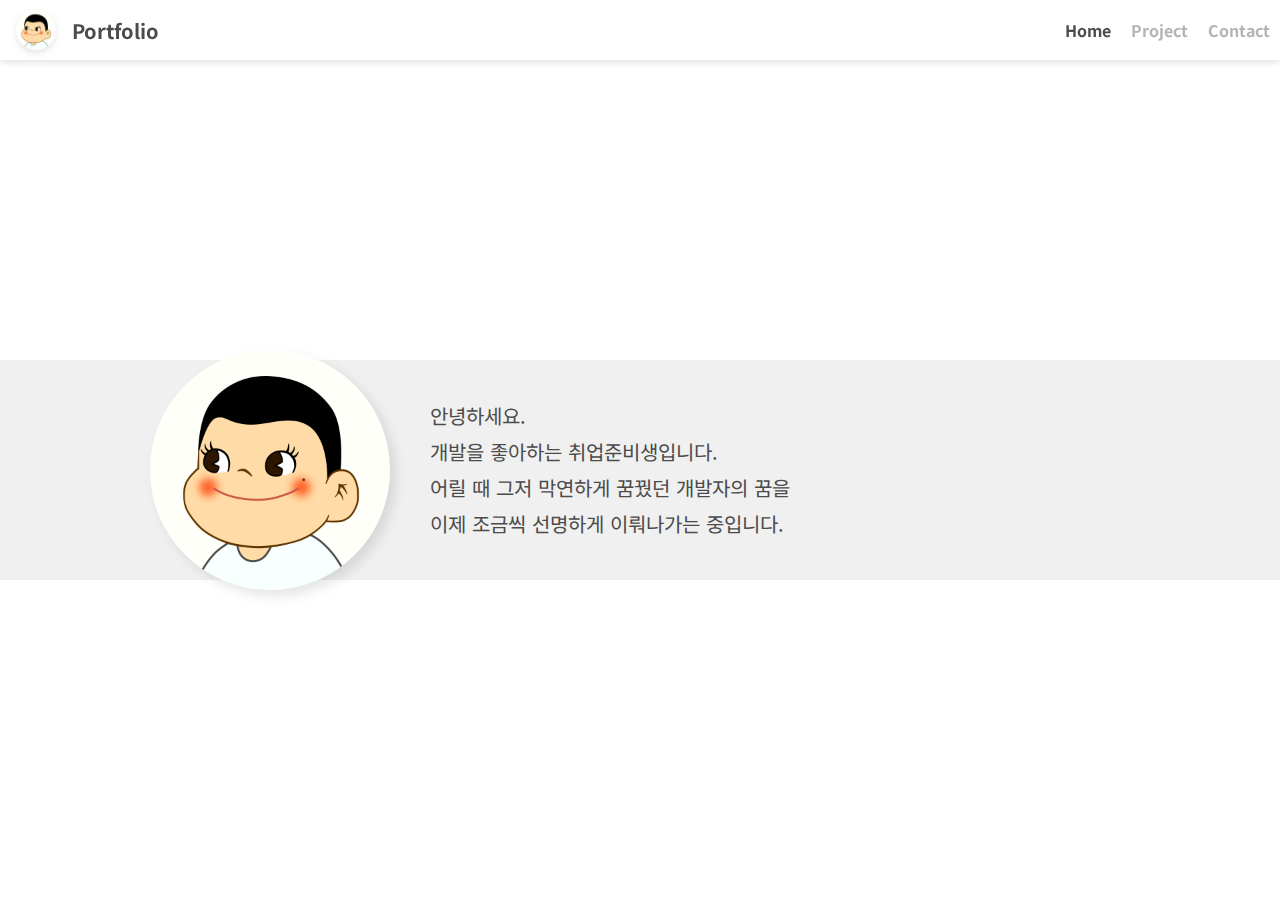
<file: index.html>
<!DOCTYPE html>
<html lang="ko">
<head>
  <meta charset="UTF-8">
  <meta http-equiv="X-UA-Compatible" content="IE=edge">
  <meta name="viewport" content="width=device-width, initial-scale=1.0">
  <link rel="stylesheet" href="index.css">
  <link rel="preconnect" href="https://fonts.googleapis.com">
  <link rel="preconnect" href="https://fonts.gstatic.com" crossorigin>
  <link href="https://fonts.googleapis.com/css2?family=Noto+Sans+KR:wght@100;300;400;500;700;900&display=swap" rel="stylesheet">
  <title>pen2402 Portfolio</title>
</head>
<body>
  <nav class="navbar">
    <ul class="navbar-logo">
      <img src="assets/profile.png" alt="Logo" class="navbar-profile">
      <p class="navbar-title">Portfolio</p>
    </ul>
    <ul class="navbar-menu-ul">
      <li><a href="index.html" class="navbar-menu-li navbar-menu-now">Home</a></li>
      <li><a href="project_vocavoca.html" class="navbar-menu-li">Project</a></li>
      <li><a href="contact.html" class="navbar-menu-li">Contact</a></li>
    </ul>
  </nav>

  <div class="container">
    <img src="assets/profile.png" alt="Profile Image" class="index-text-img">
    <div class="index-text-body">
      <p class="index-text" id="text"></p>
    </div>
  </div>
  <script>
    text = ["안녕하세요.\n개발을 좋아하는 취업준비생입니다.\n어릴 때 그저 막연하게 꿈꿨던 개발자의 꿈을\n이제 조금씩 선명하게 이뤄나가는 중입니다.",
    "지금은 1일 1커밋과 1알고리즘에 집중하고 있습니다.\n앞으로도 꾸준히 기초적인 부분을 다지며\n점차 더 넓은 분야에 도전해보고 싶습니다.",
    "저는 사람들이 필요로 하는 것을 끊임없이 고민합니다.\n더 나은 디자인, 더 유용한 기능을 연구하여\n많은 사람에게 편리한 서비스를 제공하고자 합니다."]
    idx = 0
    document.getElementById("text").innerText = text[idx];
    window.addEventListener('wheel', e=> {
      val = event.deltaY/100;
      if (2 >= idx + val && idx + val >= 0) {
        idx += val;
      }
      document.getElementById("text").innerText = text[idx];
    });
  </script>
</body>
</html>
</file>
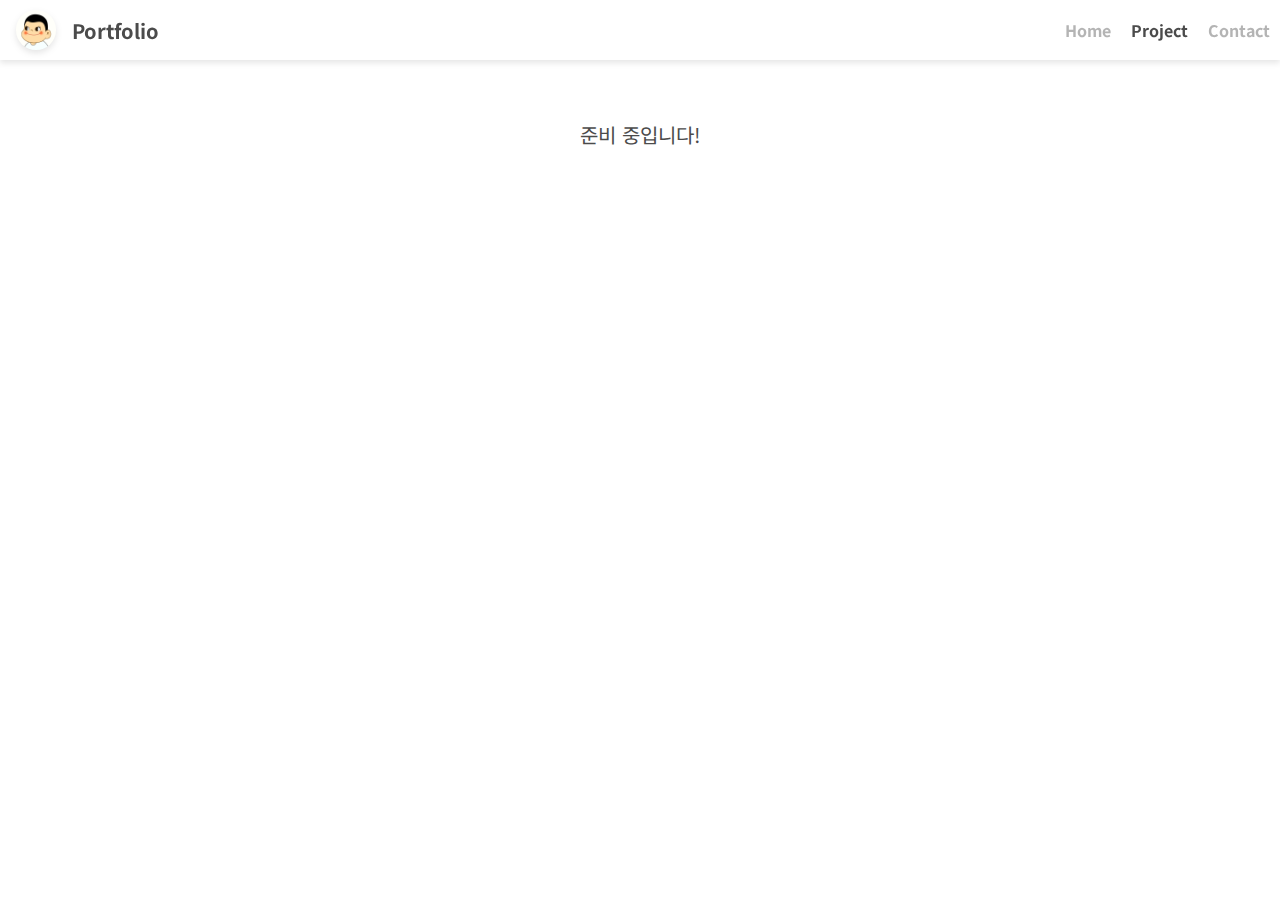
<file: project.html>
<!DOCTYPE html>
<html lang="ko">
<head>
  <meta charset="UTF-8">
  <meta http-equiv="X-UA-Compatible" content="IE=edge">
  <meta name="viewport" content="width=device-width, initial-scale=1.0">
  <link rel="stylesheet" href="index.css">
  <link rel="preconnect" href="https://fonts.googleapis.com">
  <link rel="preconnect" href="https://fonts.gstatic.com" crossorigin>
  <link href="https://fonts.googleapis.com/css2?family=Noto+Sans+KR:wght@100;300;400;500;700;900&display=swap" rel="stylesheet">
  <title>pen2402 Portfolio</title>
</head>
<body>
  <nav class="navbar">
    <ul class="navbar-logo">
      <img src="assets/profile.png" alt="Logo" class="navbar-profile">
      <p class="navbar-title">Portfolio</p>
    </ul>
    <ul class="navbar-menu-ul">
      <li><a href="index.html" class="navbar-menu-li">Home</a></li>
      <li><a href="project.html" class="navbar-menu-li navbar-menu-now">Project</a></li>
      <li><a href="contact.html" class="navbar-menu-li">Contact</a></li>
    </ul>
  </nav>
  
  <div class="project-text-body">
    <p class="project-text">준비 중입니다!</p>
  </div>
</body>
</html>
</file>
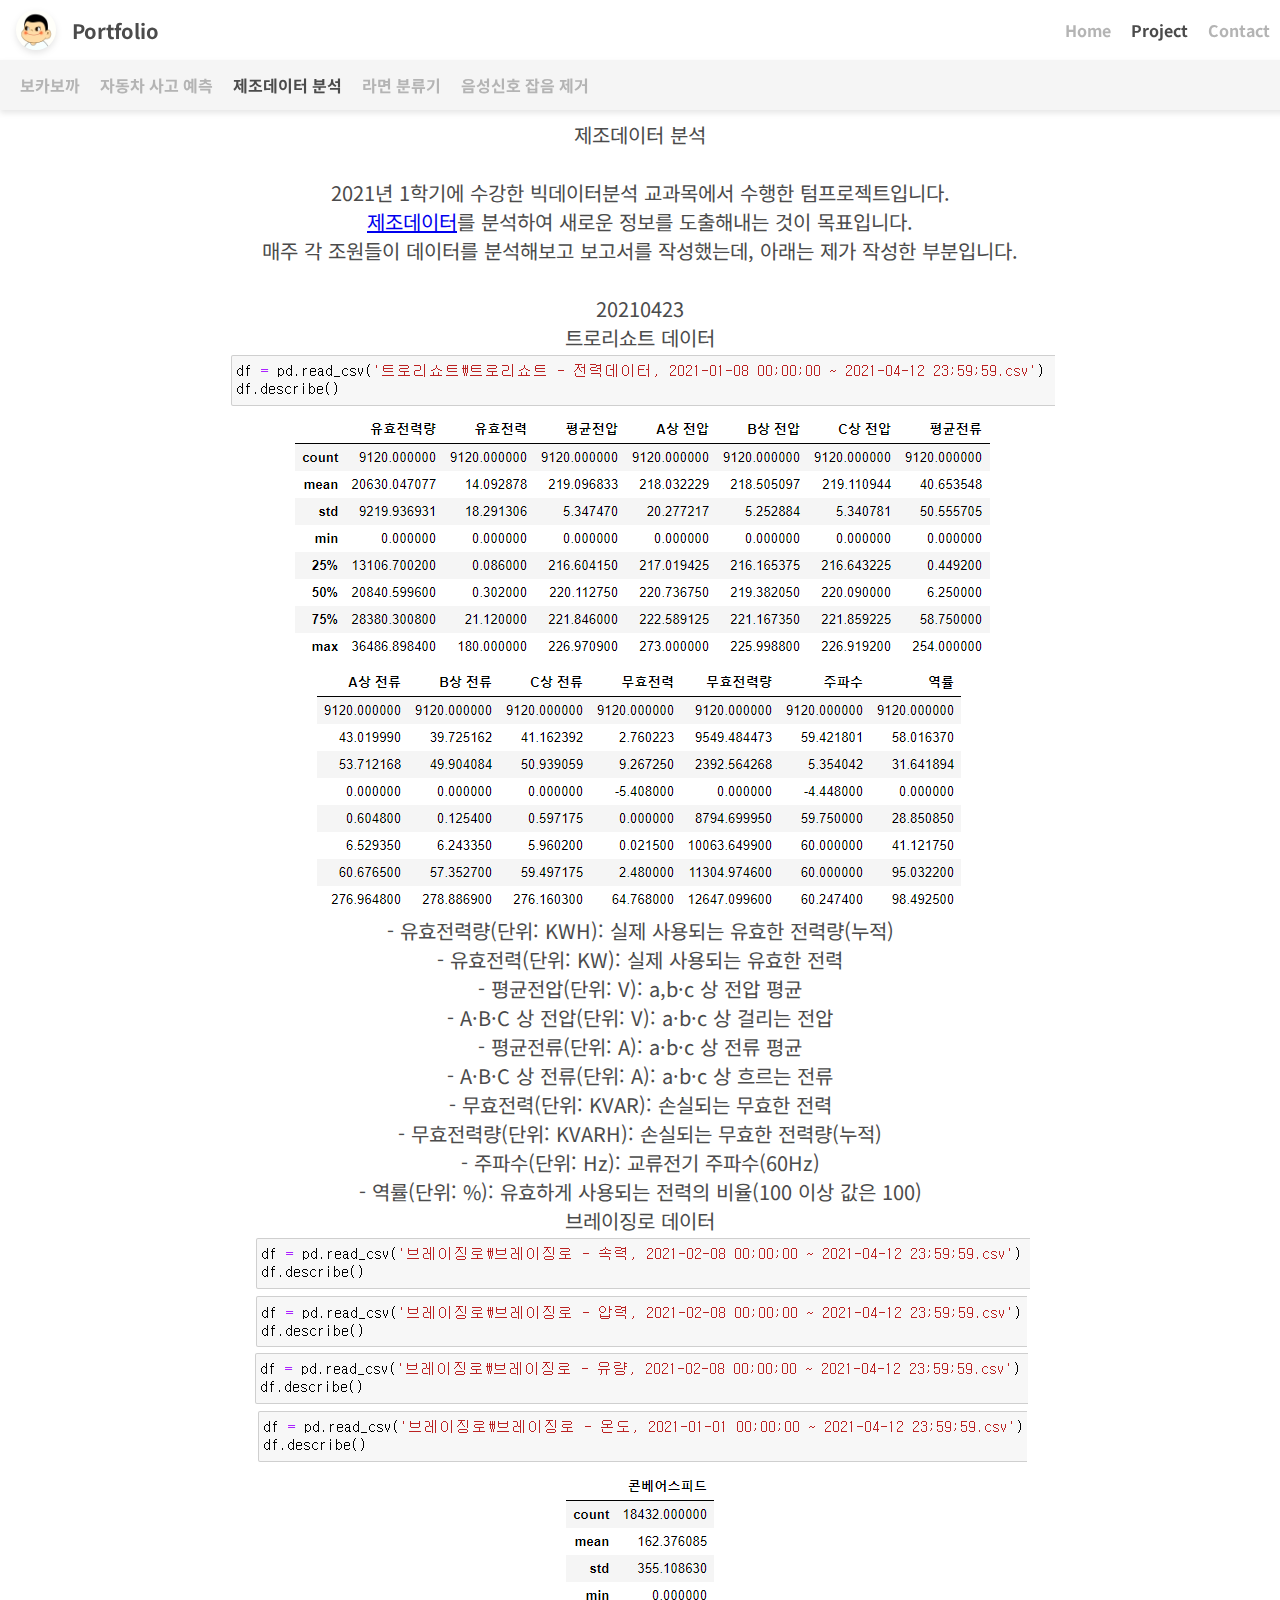
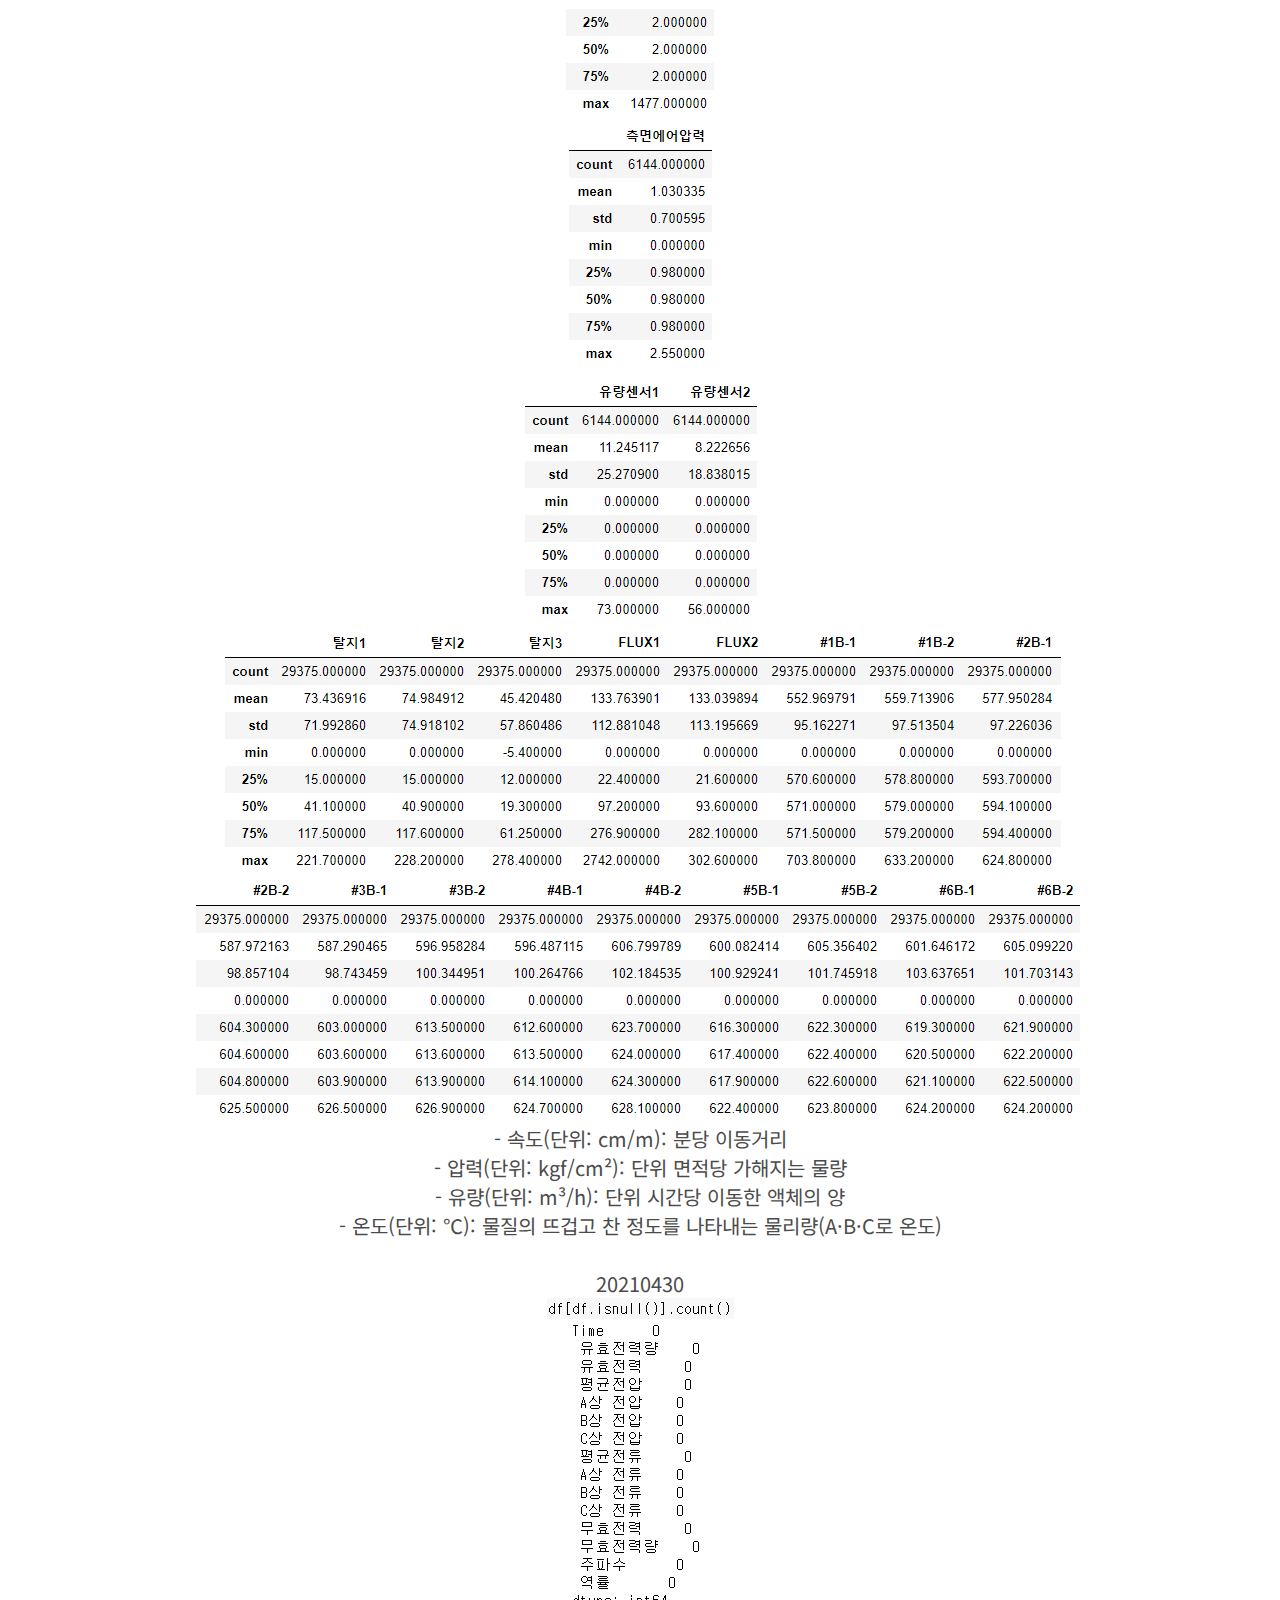
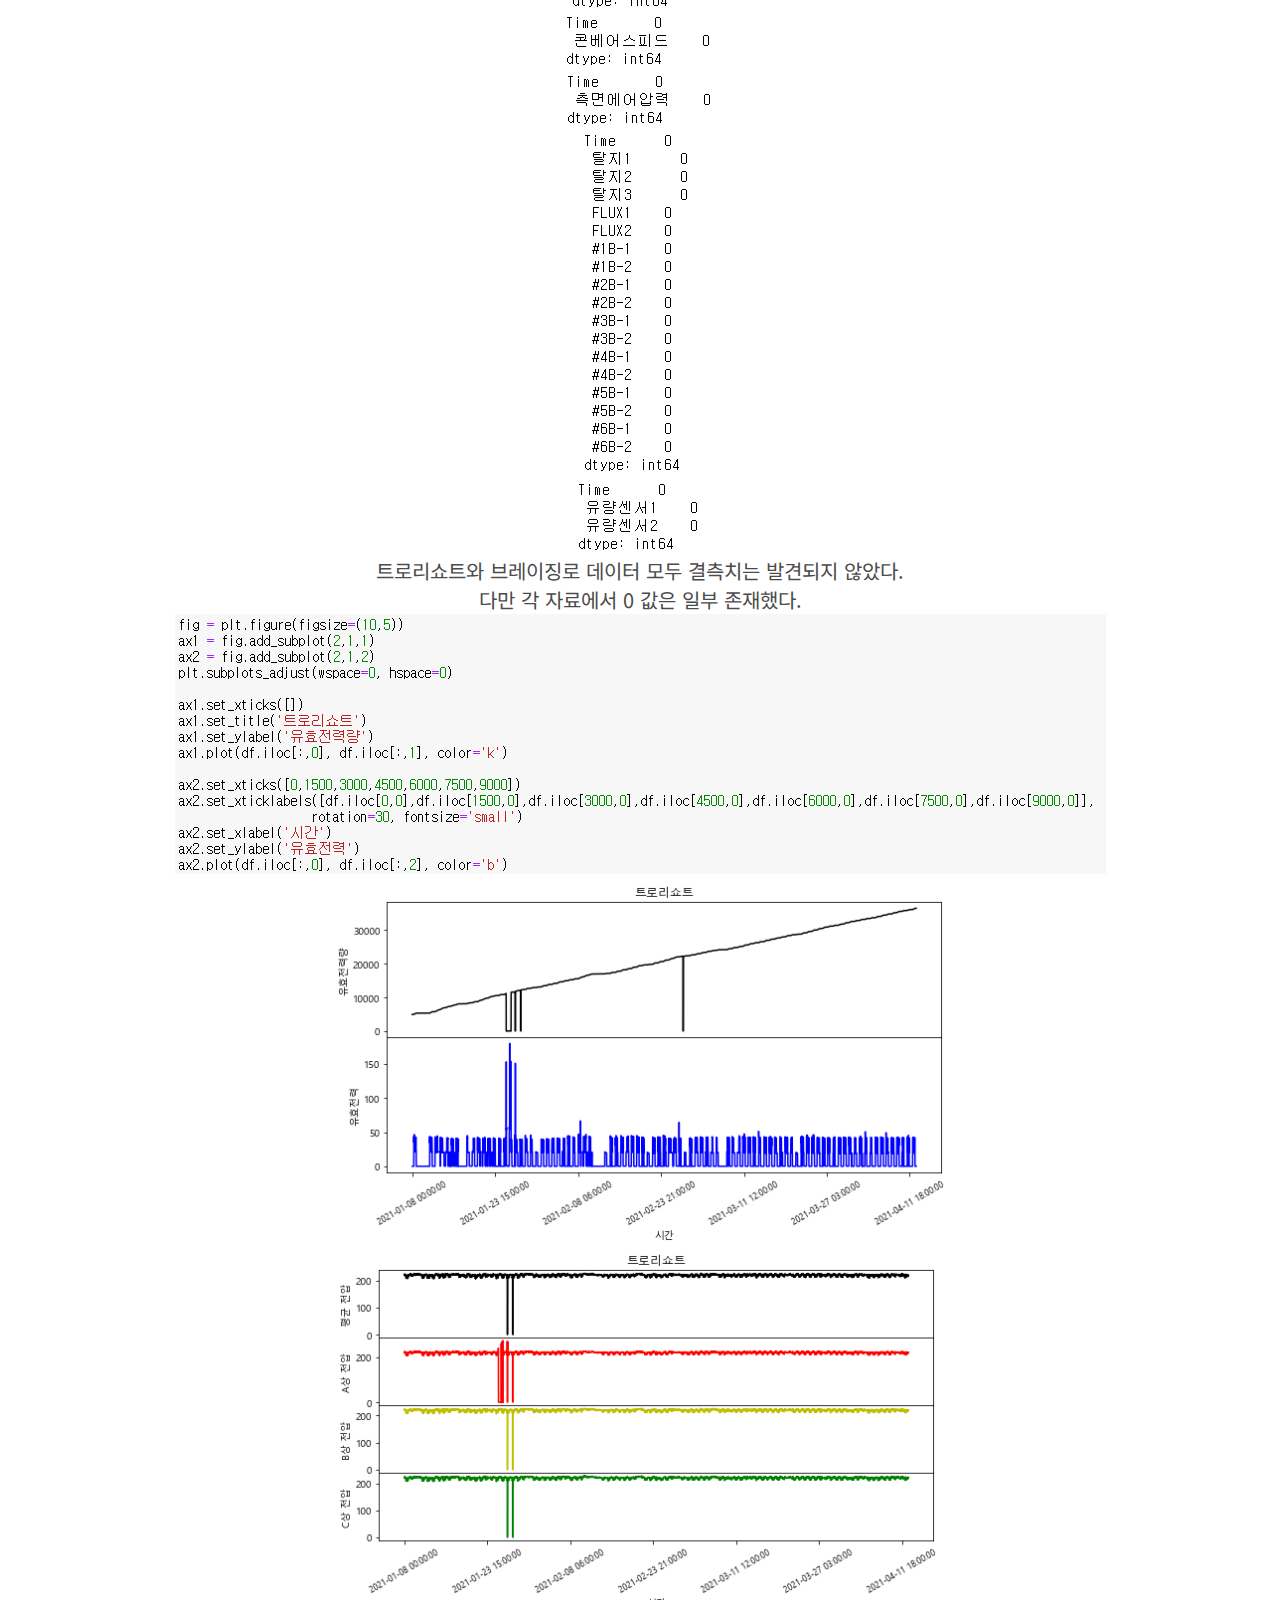
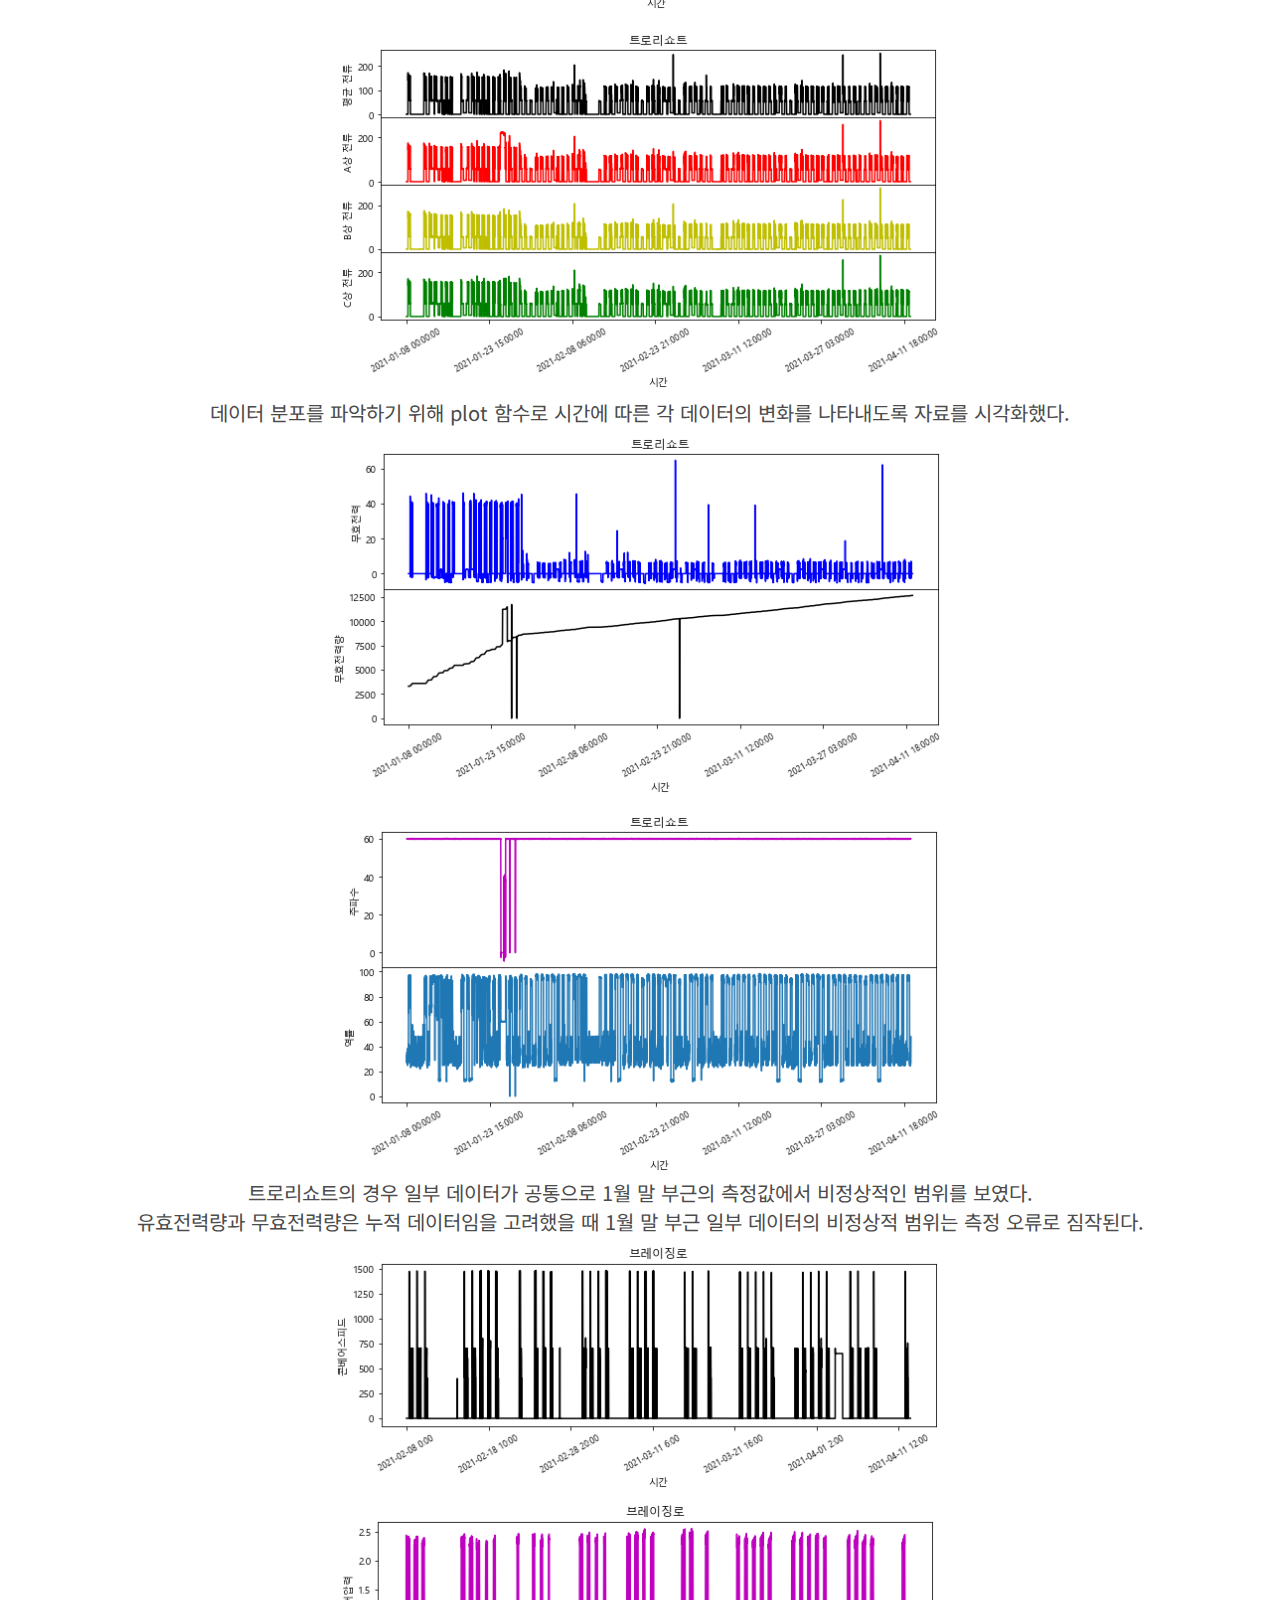
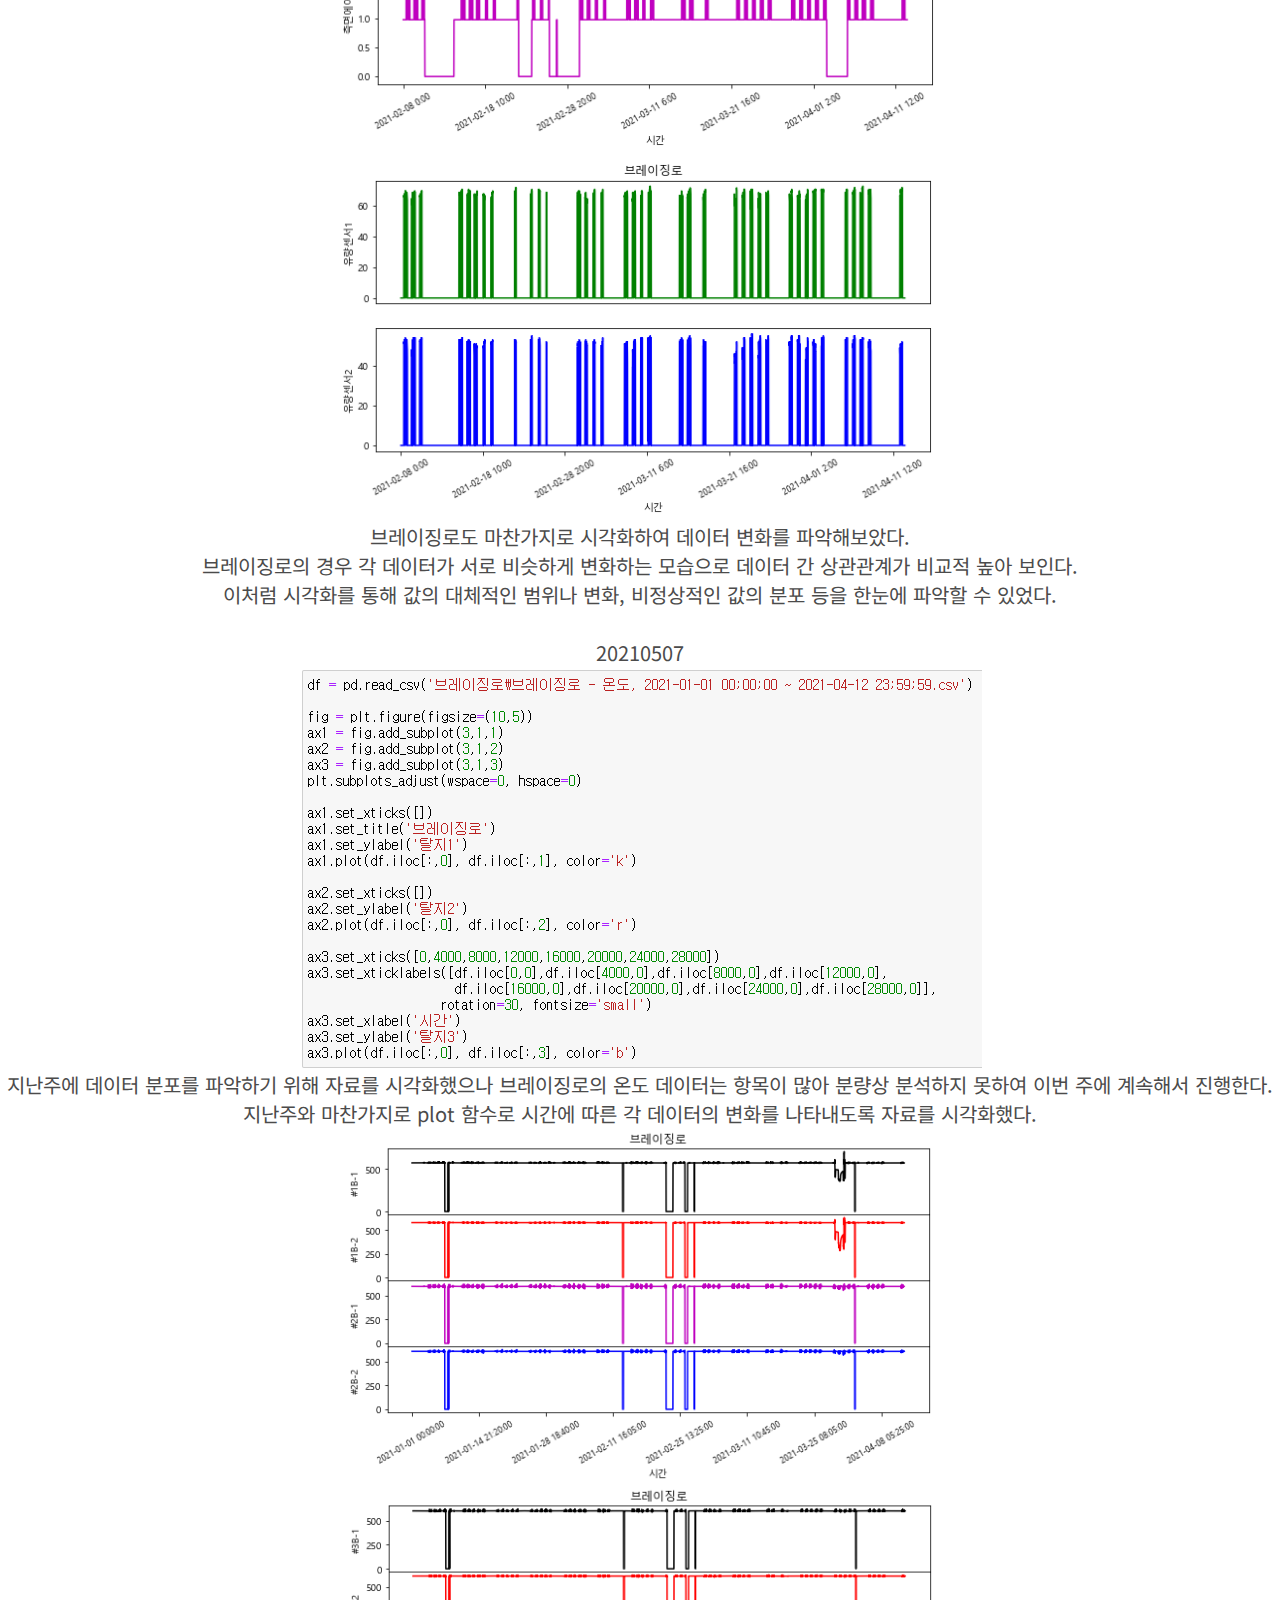
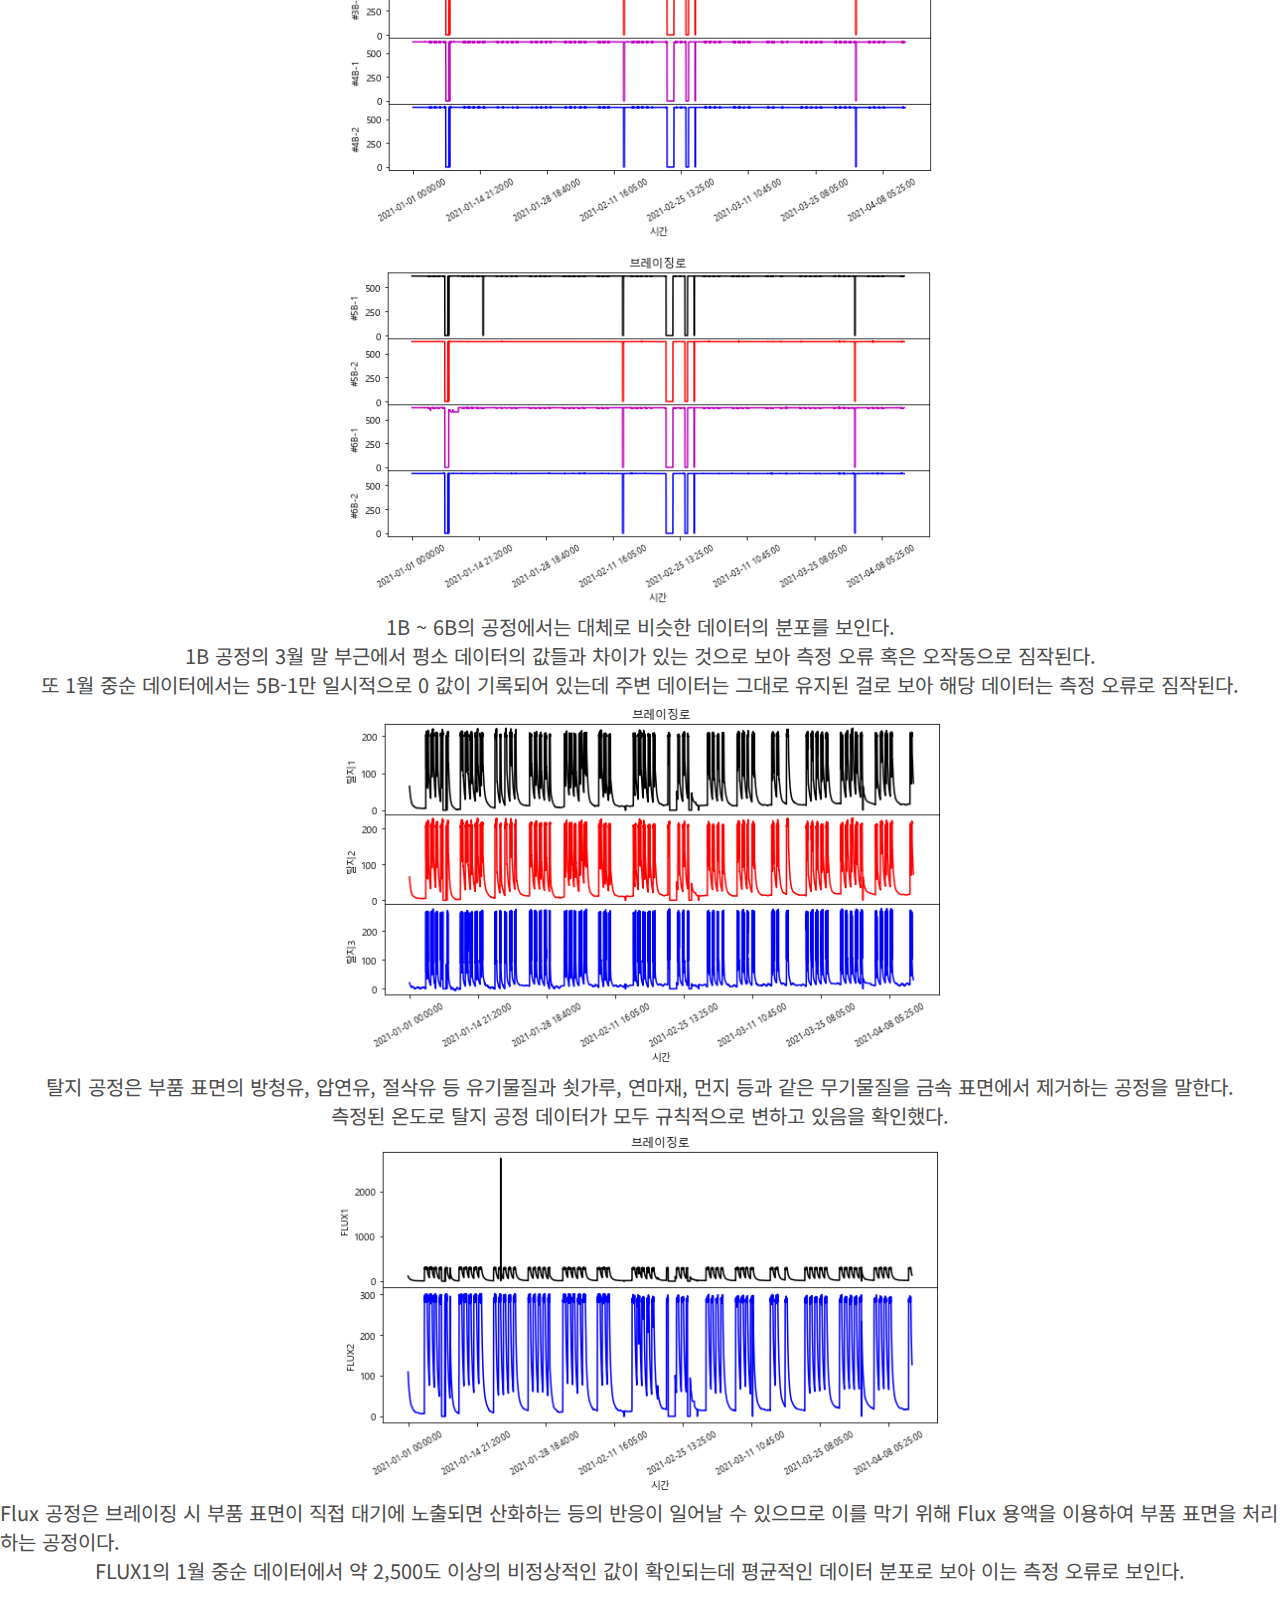
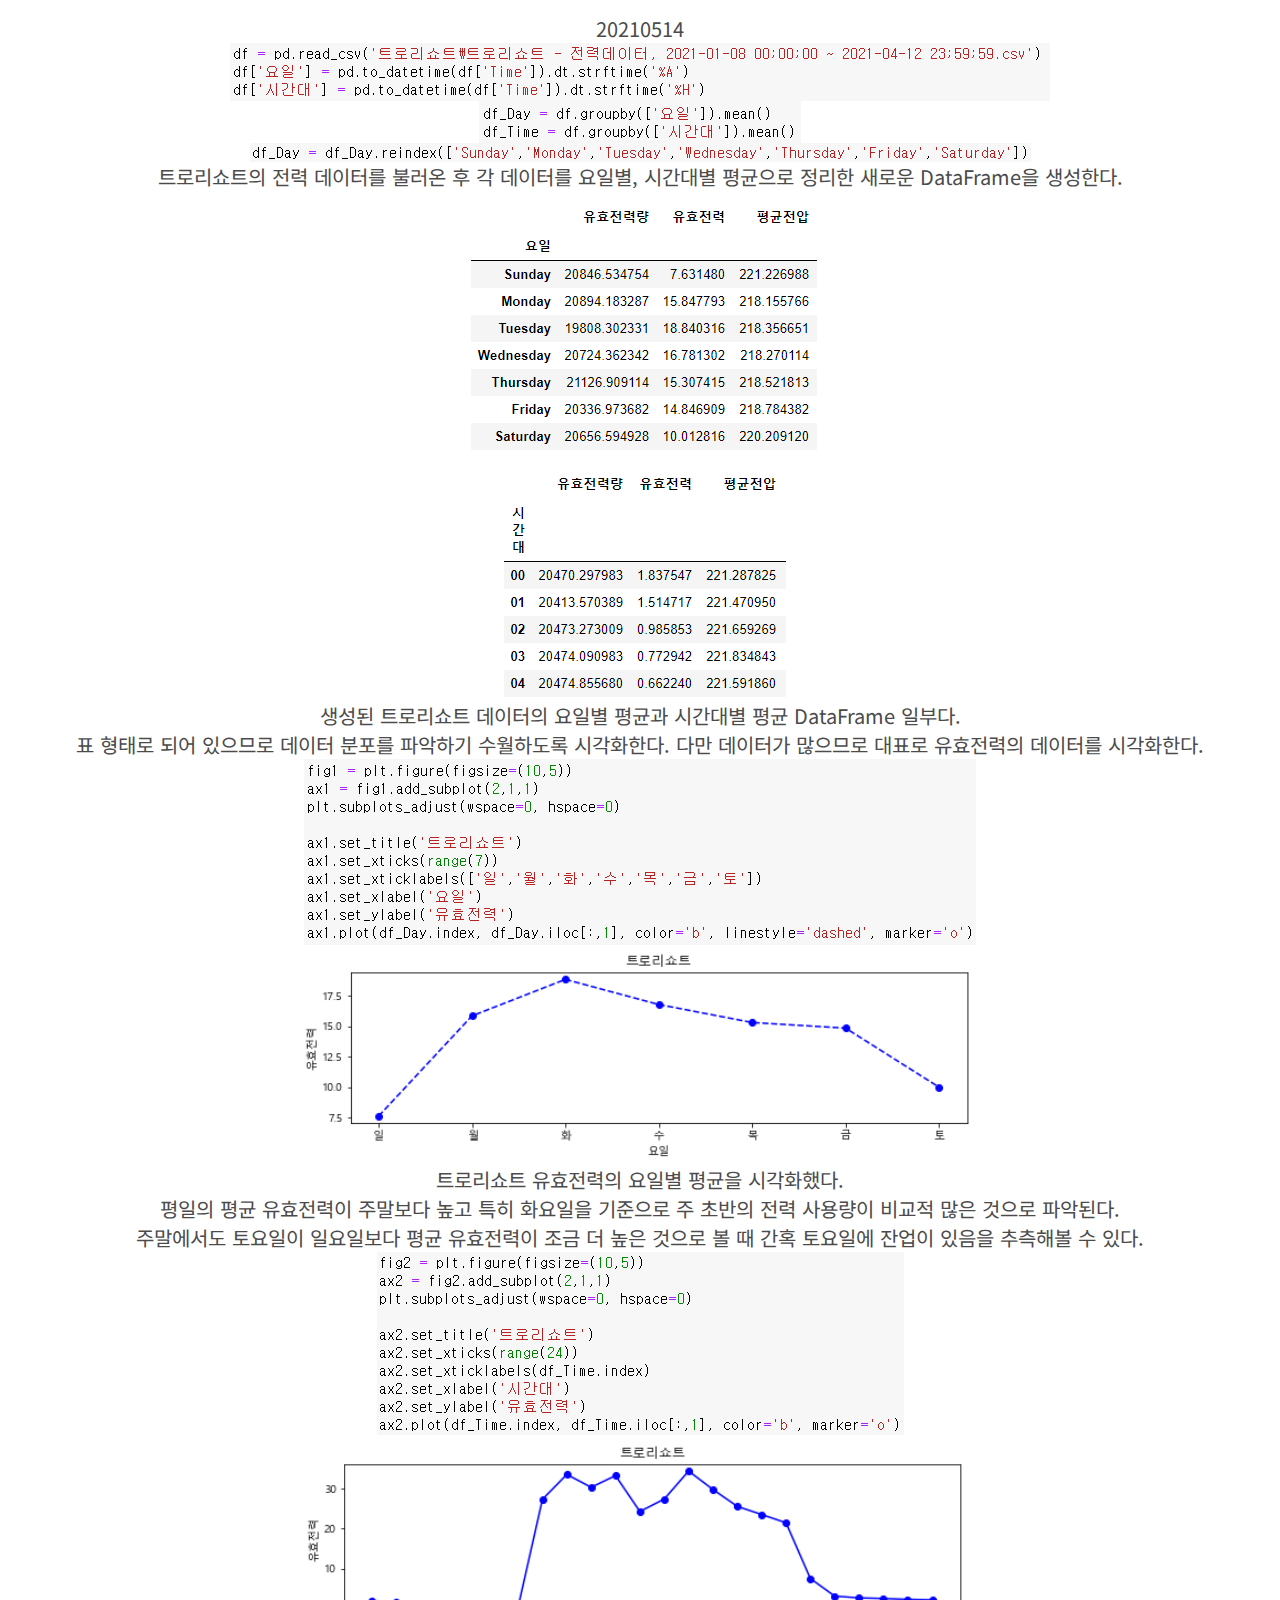
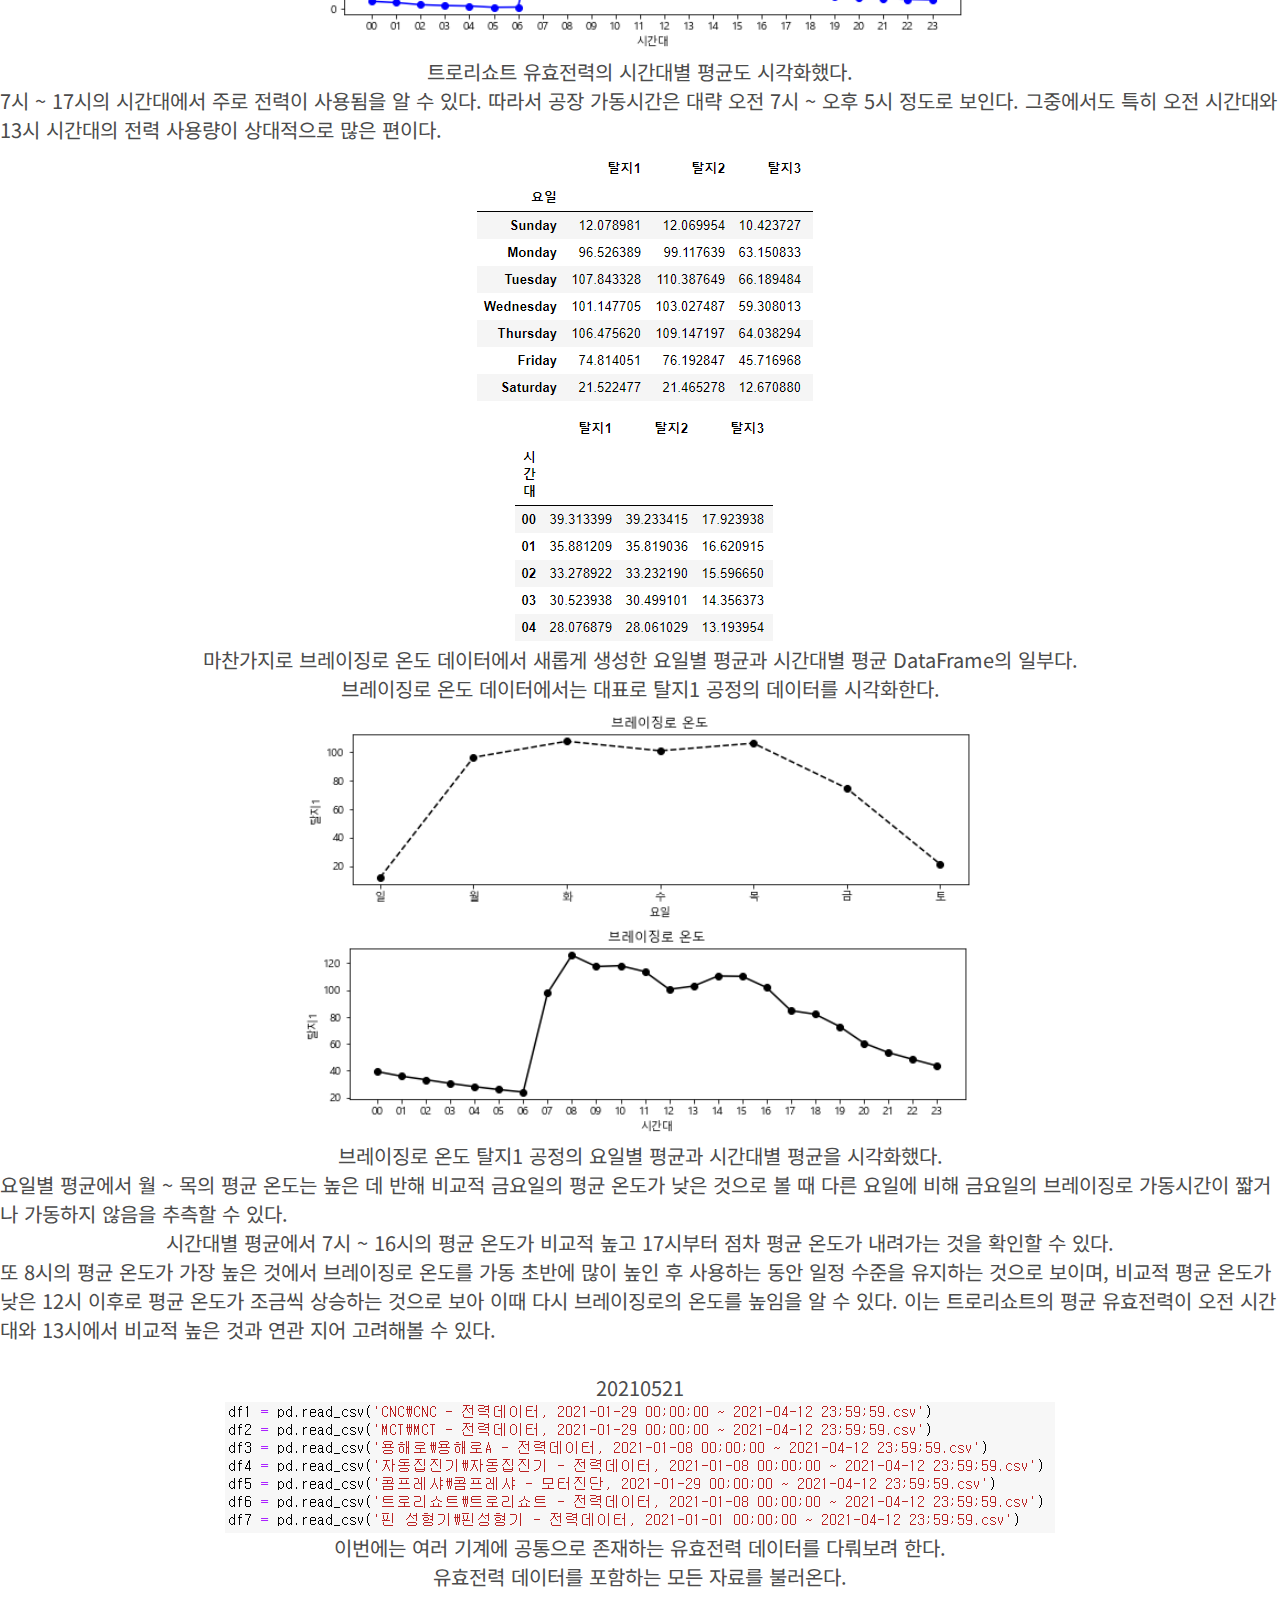
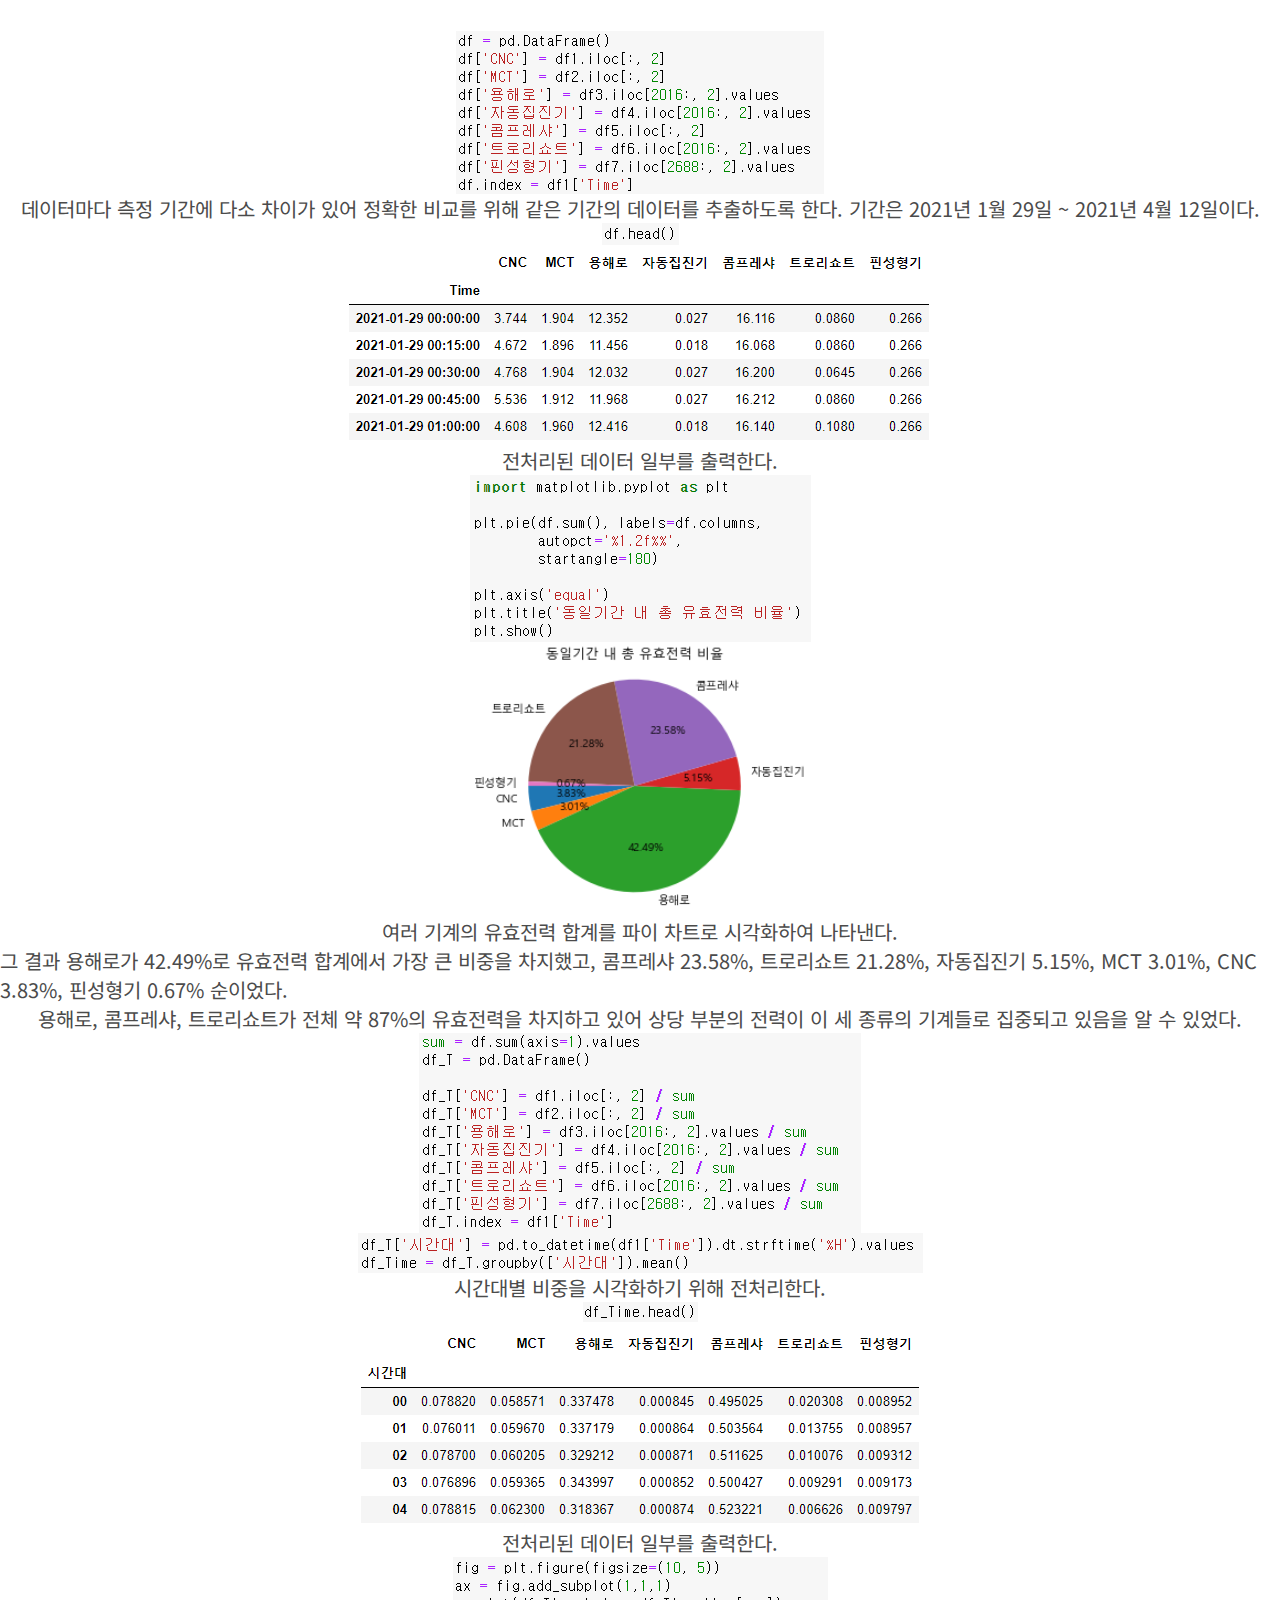
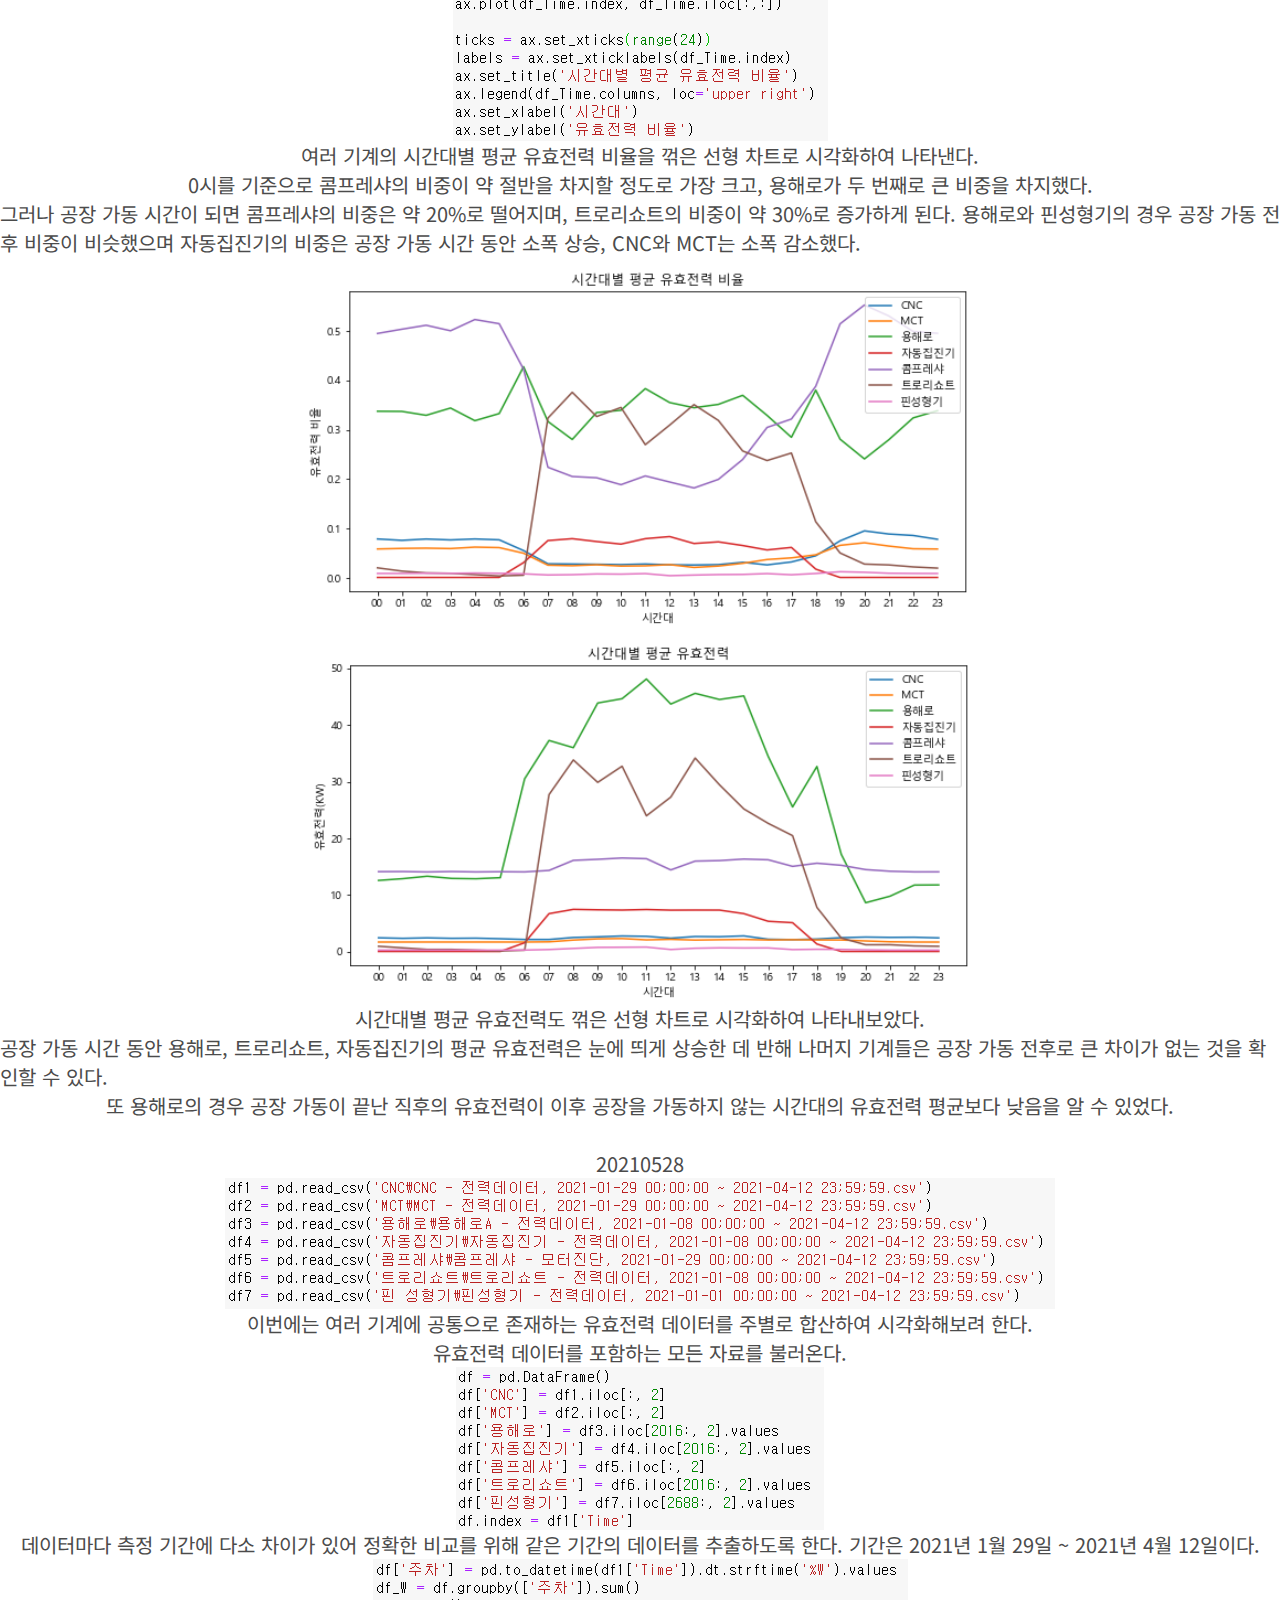
<file: project_bigdata.html>
<!DOCTYPE html>
<html lang="ko">
<head>
  <meta charset="UTF-8">
  <meta http-equiv="X-UA-Compatible" content="IE=edge">
  <meta name="viewport" content="width=device-width, initial-scale=1.0">
  <link rel="stylesheet" href="index.css">
  <link rel="preconnect" href="https://fonts.googleapis.com">
  <link rel="preconnect" href="https://fonts.gstatic.com" crossorigin>
  <link href="https://fonts.googleapis.com/css2?family=Noto+Sans+KR:wght@100;300;400;500;700;900&display=swap" rel="stylesheet">
  <title>pen2402 Portfolio</title>
</head>
<body>
  <nav class="navbar">
    <ul class="navbar-logo">
      <img src="assets/profile.png" alt="Logo" class="navbar-profile">
      <p class="navbar-title">Portfolio</p>
    </ul>
    <ul class="navbar-menu-ul">
      <li><a href="index.html" class="navbar-menu-li">Home</a></li>
      <li><a href="project_vocavoca.html" class="navbar-menu-li navbar-menu-now">Project</a></li>
      <li><a href="contact.html" class="navbar-menu-li">Contact</a></li>
    </ul>
  </nav>
  
  <nav class="project-navbar">
    <ul class="navbar-menu-ul">
      <li><a href="project_vocavoca.html" class="navbar-menu-li">보카보까</a></li>
      <li><a href="project_machinelearning.html" class="navbar-menu-li">자동차 사고 예측</a></li>
      <li><a href="project_bigdata.html" class="navbar-menu-li navbar-menu-now">제조데이터 분석</a></li>
      <li><a href="project_deeplearning.html" class="navbar-menu-li">라면 분류기</a></li>
      <li><a href="project_digital.html" class="navbar-menu-li">음성신호 잡음 제거</a></li>
    </ul>
  </nav>
  
  <div class="project-text-body">
    <p class="project-text">제조데이터 분석</p>
    <br>
    <p class="project-text">2021년 1학기에 수강한 빅데이터분석 교과목에서 수행한 텀프로젝트입니다.</p>
    <p class="project-text"><a href="https://myfactorydata.com/bbs/board.php?bo_table=data_feed" target="_blank">제조데이터</a>를 분석하여 새로운 정보를 도출해내는 것이 목표입니다.</p>
    <p class="project-text">매주 각 조원들이 데이터를 분석해보고 보고서를 작성했는데, 아래는 제가 작성한 부분입니다.</p>
    <br>
    <p class="project-text">20210423</p>
    <p class="project-text">트로리쇼트 데이터</p>
    <img src="assets/bigdata/0423/image01.png" alt="image" class="image">
    <img src="assets/bigdata/0423/image02.png" alt="image" class="image">
    <img src="assets/bigdata/0423/image03.png" alt="image" class="image">
    <p class="project-text">- 유효전력량(단위: KWH): 실제 사용되는 유효한 전력량(누적)</p>
    <p class="project-text">- 유효전력(단위: KW): 실제 사용되는 유효한 전력</p>
    <p class="project-text">- 평균전압(단위: V): a,b·c 상 전압 평균</p>
    <p class="project-text">- A·B·C 상 전압(단위: V): a·b·c 상 걸리는 전압</p>
    <p class="project-text">- 평균전류(단위: A): a·b·c 상 전류 평균</p>
    <p class="project-text">- A·B·C 상 전류(단위: A): a·b·c 상 흐르는 전류</p>
    <p class="project-text">- 무효전력(단위: KVAR): 손실되는 무효한 전력</p>
    <p class="project-text">- 무효전력량(단위: KVARH): 손실되는 무효한 전력량(누적)</p>
    <p class="project-text">- 주파수(단위: Hz): 교류전기 주파수(60Hz)</p>
    <p class="project-text">- 역률(단위: %): 유효하게 사용되는 전력의 비율(100 이상 값은 100)</p>
    <p class="project-text">브레이징로 데이터</p>
    <img src="assets/bigdata/0423/image04.png" alt="image" class="image">
    <img src="assets/bigdata/0423/image05.png" alt="image" class="image">
    <img src="assets/bigdata/0423/image06.png" alt="image" class="image">
    <img src="assets/bigdata/0423/image10.png" alt="image" class="image">
    <img src="assets/bigdata/0423/image07.png" alt="image" class="image">
    <img src="assets/bigdata/0423/image08.png" alt="image" class="image">
    <img src="assets/bigdata/0423/image09.png" alt="image" class="image">
    <img src="assets/bigdata/0423/image11.png" alt="image" class="image">
    <img src="assets/bigdata/0423/image12.png" alt="image" class="image">
    <p class="project-text">- 속도(단위: cm/m): 분당 이동거리</p>
    <p class="project-text">- 압력(단위: kgf/cm²): 단위 면적당 가해지는 물량</p>
    <p class="project-text">- 유량(단위: m³/h): 단위 시간당 이동한 액체의 양</p>
    <p class="project-text">- 온도(단위: ℃): 물질의 뜨겁고 찬 정도를 나타내는 물리량(A·B·C로 온도)</p>
    
    <br>
    <p class="project-text">20210430</p>
    <img src="assets/bigdata/0430/image13.png" alt="image" class="image">
    <img src="assets/bigdata/0430/image14.png" alt="image" class="image">
    <img src="assets/bigdata/0430/image15.png" alt="image" class="image">
    <img src="assets/bigdata/0430/image16.png" alt="image" class="image">
    <img src="assets/bigdata/0430/image17.png" alt="image" class="image">
    <img src="assets/bigdata/0430/image18.png" alt="image" class="image">
    <p class="project-text">트로리쇼트와 브레이징로 데이터 모두 결측치는 발견되지 않았다.</p>
    <p class="project-text">다만 각 자료에서 0 값은 일부 존재했다.</p>
    <img src="assets/bigdata/0430/image19.png" alt="image" class="image">
    <img src="assets/bigdata/0430/image20.png" alt="image" class="image">
    <img src="assets/bigdata/0430/image21.png" alt="image" class="image">
    <img src="assets/bigdata/0430/image22.png" alt="image" class="image">
    <p class="project-text">데이터 분포를 파악하기 위해 plot 함수로 시간에 따른 각 데이터의 변화를 나타내도록 자료를 시각화했다.</p>
    <img src="assets/bigdata/0430/image23.png" alt="image" class="image">
    <img src="assets/bigdata/0430/image24.png" alt="image" class="image">
    <p class="project-text">트로리쇼트의 경우 일부 데이터가 공통으로 1월 말 부근의 측정값에서 비정상적인 범위를 보였다.</p>
    <p class="project-text">유효전력량과 무효전력량은 누적 데이터임을 고려했을 때 1월 말 부근 일부 데이터의 비정상적 범위는 측정 오류로 짐작된다.</p>
    <img src="assets/bigdata/0430/image25.png" alt="image" class="image">
    <img src="assets/bigdata/0430/image26.png" alt="image" class="image">
    <img src="assets/bigdata/0430/image27.png" alt="image" class="image">
    <p class="project-text">브레이징로도 마찬가지로 시각화하여 데이터 변화를 파악해보았다.</p>
    <p class="project-text">브레이징로의 경우 각 데이터가 서로 비슷하게 변화하는 모습으로 데이터 간 상관관계가 비교적 높아 보인다.</p>
    <p class="project-text">이처럼 시각화를 통해 값의 대체적인 범위나 변화, 비정상적인 값의 분포 등을 한눈에 파악할 수 있었다.</p>
    
    <br>
    <p class="project-text">20210507</p>
    <img src="assets/bigdata/0507/image28.png" alt="image" class="image">
    <p class="project-text">지난주에 데이터 분포를 파악하기 위해 자료를 시각화했으나 브레이징로의 온도 데이터는 항목이 많아 분량상 분석하지 못하여 이번 주에 계속해서 진행한다.</p>
    <p class="project-text">지난주와 마찬가지로 plot 함수로 시간에 따른 각 데이터의 변화를 나타내도록 자료를 시각화했다.</p>
    <img src="assets/bigdata/0507/image29.png" alt="image" class="image">
    <img src="assets/bigdata/0507/image30.png" alt="image" class="image">
    <img src="assets/bigdata/0507/image31.png" alt="image" class="image">
    <p class="project-text">1B ~ 6B의 공정에서는 대체로 비슷한 데이터의 분포를 보인다.</p>
    <p class="project-text">1B 공정의 3월 말 부근에서 평소 데이터의 값들과 차이가 있는 것으로 보아 측정 오류 혹은 오작동으로 짐작된다.</p>
    <p class="project-text">또 1월 중순 데이터에서는 5B-1만 일시적으로 0 값이 기록되어 있는데 주변 데이터는 그대로 유지된 걸로 보아 해당 데이터는 측정 오류로 짐작된다.</p>
    <img src="assets/bigdata/0507/image32.png" alt="image" class="image">
    <p class="project-text">탈지 공정은 부품 표면의 방청유, 압연유, 절삭유 등 유기물질과 쇳가루, 연마재, 먼지 등과 같은 무기물질을 금속 표면에서 제거하는 공정을 말한다.</p>
    <p class="project-text">측정된 온도로 탈지 공정 데이터가 모두 규칙적으로 변하고 있음을 확인했다.</p>
    <img src="assets/bigdata/0507/image33.png" alt="image" class="image">
    <p class="project-text">Flux 공정은 브레이징 시 부품 표면이 직접 대기에 노출되면 산화하는 등의 반응이 일어날 수 있으므로 이를 막기 위해 Flux 용액을 이용하여 부품 표면을 처리하는 공정이다.</p>
    <p class="project-text">FLUX1의 1월 중순 데이터에서 약 2,500도 이상의 비정상적인 값이 확인되는데 평균적인 데이터 분포로 보아 이는 측정 오류로 보인다.</p>
    
    <br>
    <p class="project-text">20210514</p>
    <img src="assets/bigdata/0514/image34.png" alt="image" class="image">
    <img src="assets/bigdata/0514/image35.png" alt="image" class="image">
    <img src="assets/bigdata/0514/image36.png" alt="image" class="image">
    <p class="project-text">트로리쇼트의 전력 데이터를 불러온 후 각 데이터를 요일별, 시간대별 평균으로 정리한 새로운 DataFrame을 생성한다.</p>
    <img src="assets/bigdata/0514/image37.png" alt="image" class="image">
    <img src="assets/bigdata/0514/image38.png" alt="image" class="image">
    <p class="project-text">생성된 트로리쇼트 데이터의 요일별 평균과 시간대별 평균 DataFrame 일부다.</p>
    <p class="project-text">표 형태로 되어 있으므로 데이터 분포를 파악하기 수월하도록 시각화한다. 다만 데이터가 많으므로 대표로 유효전력의 데이터를 시각화한다.</p>
    <img src="assets/bigdata/0514/image39.png" alt="image" class="image">
    <img src="assets/bigdata/0514/image40.png" alt="image" class="image">
    <p class="project-text">트로리쇼트 유효전력의 요일별 평균을 시각화했다.
    <p class="project-text">평일의 평균 유효전력이 주말보다 높고 특히 화요일을 기준으로 주 초반의 전력 사용량이 비교적 많은 것으로 파악된다.</p>
    <p class="project-text">주말에서도 토요일이 일요일보다 평균 유효전력이 조금 더 높은 것으로 볼 때 간혹 토요일에 잔업이 있음을 추측해볼 수 있다.</p>
    <img src="assets/bigdata/0514/image41.png" alt="image" class="image">
    <img src="assets/bigdata/0514/image42.png" alt="image" class="image">
    <p class="project-text">트로리쇼트 유효전력의 시간대별 평균도 시각화했다.</p>
    <p class="project-text">7시 ~ 17시의 시간대에서 주로 전력이 사용됨을 알 수 있다. 따라서 공장 가동시간은 대략 오전 7시 ~ 오후 5시 정도로 보인다. 그중에서도 특히 오전 시간대와 13시 시간대의 전력 사용량이 상대적으로 많은 편이다.</p>
    <img src="assets/bigdata/0514/image43.png" alt="image" class="image">
    <img src="assets/bigdata/0514/image44.png" alt="image" class="image">
    <p class="project-text">마찬가지로 브레이징로 온도 데이터에서 새롭게 생성한 요일별 평균과 시간대별 평균 DataFrame의 일부다.</p>
    <p class="project-text">브레이징로 온도 데이터에서는 대표로 탈지1 공정의 데이터를 시각화한다.</p>
    <img src="assets/bigdata/0514/image45.png" alt="image" class="image">
    <img src="assets/bigdata/0514/image46.png" alt="image" class="image">
    <p class="project-text">브레이징로 온도 탈지1 공정의 요일별 평균과 시간대별 평균을 시각화했다.</p>
    <p class="project-text">요일별 평균에서 월 ~ 목의 평균 온도는 높은 데 반해 비교적 금요일의 평균 온도가 낮은 것으로 볼 때 다른 요일에 비해 금요일의 브레이징로 가동시간이 짧거나 가동하지 않음을 추측할 수 있다.</p>
    <p class="project-text">시간대별 평균에서 7시 ~ 16시의 평균 온도가 비교적 높고 17시부터 점차 평균 온도가 내려가는 것을 확인할 수 있다.</p>
    <p class="project-text">또 8시의 평균 온도가 가장 높은 것에서 브레이징로 온도를 가동 초반에 많이 높인 후 사용하는 동안 일정 수준을 유지하는 것으로 보이며, 비교적 평균 온도가 낮은 12시 이후로 평균 온도가 조금씩 상승하는 것으로 보아 이때 다시 브레이징로의 온도를 높임을 알 수 있다. 이는 트로리쇼트의 평균 유효전력이 오전 시간대와 13시에서 비교적 높은 것과 연관 지어 고려해볼 수 있다.</p>

    <br>
    <p class="project-text">20210521</p>
    <img src="assets/bigdata/0521/image01.png" alt="image" class="image">
    <p class="project-text">이번에는 여러 기계에 공통으로 존재하는 유효전력 데이터를 다뤄보려 한다.</p>
      유효전력 데이터를 포함하는 모든 자료를 불러온다.</p>
    <img src="assets/bigdata/0521/image02.png" alt="image" class="image">
    <p class="project-text">데이터마다 측정 기간에 다소 차이가 있어 정확한 비교를 위해 같은 기간의 데이터를 추출하도록 한다. 기간은 2021년 1월 29일 ~ 2021년 4월 12일이다.</p>
    <img src="assets/bigdata/0521/image03.png" alt="image" class="image">
    <img src="assets/bigdata/0521/image04.png" alt="image" class="image">
    <p class="project-text">전처리된 데이터 일부를 출력한다.</p>
    <img src="assets/bigdata/0521/image05.png" alt="image" class="image">
    <img src="assets/bigdata/0521/image06.png" alt="image" class="image">
    <p class="project-text">여러 기계의 유효전력 합계를 파이 차트로 시각화하여 나타낸다.</p>
    <p class="project-text">그 결과 용해로가 42.49%로 유효전력 합계에서 가장 큰 비중을 차지했고, 콤프레샤 23.58%, 트로리쇼트 21.28%, 자동집진기 5.15%, MCT 3.01%, CNC 3.83%, 핀성형기 0.67% 순이었다.</p>
    <p class="project-text">용해로, 콤프레샤, 트로리쇼트가 전체 약 87%의 유효전력을 차지하고 있어 상당 부분의 전력이 이 세 종류의 기계들로 집중되고 있음을 알 수 있었다.</p>
    <img src="assets/bigdata/0521/image07.png" alt="image" class="image">
    <img src="assets/bigdata/0521/image08.png" alt="image" class="image">
    <p class="project-text">시간대별 비중을 시각화하기 위해 전처리한다.</p>
    <img src="assets/bigdata/0521/image09.png" alt="image" class="image">
    <img src="assets/bigdata/0521/image10.png" alt="image" class="image">
    <p class="project-text">전처리된 데이터 일부를 출력한다.</p>
    <img src="assets/bigdata/0521/image11.png" alt="image" class="image">
    <p class="project-text">여러 기계의 시간대별 평균 유효전력 비율을 꺾은 선형 차트로 시각화하여 나타낸다.</p>
    <p class="project-text">0시를 기준으로 콤프레샤의 비중이 약 절반을 차지할 정도로 가장 크고, 용해로가 두 번째로 큰 비중을 차지했다.</p>
    <p class="project-text">그러나 공장 가동 시간이 되면 콤프레샤의 비중은 약 20%로 떨어지며, 트로리쇼트의 비중이 약 30%로 증가하게 된다. 용해로와 핀성형기의 경우 공장 가동 전후 비중이 비슷했으며 자동집진기의 비중은 공장 가동 시간 동안 소폭 상승, CNC와 MCT는 소폭 감소했다.</p>
    <img src="assets/bigdata/0521/image12.png" alt="image" class="image">
    <img src="assets/bigdata/0521/image13.png" alt="image" class="image">
    <p class="project-text">시간대별 평균 유효전력도 꺾은 선형 차트로 시각화하여 나타내보았다.</p>
    <p class="project-text">공장 가동 시간 동안 용해로, 트로리쇼트, 자동집진기의 평균 유효전력은 눈에 띄게 상승한 데 반해 나머지 기계들은 공장 가동 전후로 큰 차이가 없는 것을 확인할 수 있다.</p>
    <p class="project-text">또 용해로의 경우 공장 가동이 끝난 직후의 유효전력이 이후 공장을 가동하지 않는 시간대의 유효전력 평균보다 낮음을 알 수 있었다.</p>

    <br>
    <p class="project-text">20210528</p>
    <img src="assets/bigdata/0528/image01.png" alt="image" class="image">
    <p class="project-text">이번에는 여러 기계에 공통으로 존재하는 유효전력 데이터를 주별로 합산하여 시각화해보려 한다.</p>
    <p class="project-text">유효전력 데이터를 포함하는 모든 자료를 불러온다.</p>
    <img src="assets/bigdata/0528/image02.png" alt="image" class="image">
    <p class="project-text">데이터마다 측정 기간에 다소 차이가 있어 정확한 비교를 위해 같은 기간의 데이터를 추출하도록 한다. 기간은 2021년 1월 29일 ~ 2021년 4월 12일이다.</p>
    <img src="assets/bigdata/0528/image03.png" alt="image" class="image">
    <img src="assets/bigdata/0528/image04.png" alt="image" class="image">
    <p class="project-text">여러 기계의 주별 유효전력 합계를 구한 후 일부를 출력한다.</p>
    <img src="assets/bigdata/0528/image05.png" alt="image" class="image">
    <img src="assets/bigdata/0528/image06.png" alt="image" class="image">
    <p class="project-text">여러 기계의 주별 유효전력 합계를 꺾은선 그래프로 시각화하여 나타낸다.</p>
    <p class="project-text">일~토의 주간 유효전력 합을 계산하므로 4주(1/24~1/30)와 15주(4/11~4/17)의 경우 7일 미만의 데이터가 합산되어 비교적 값이 작았다.</p>
    <img src="assets/bigdata/0528/image07.png" alt="image" class="image">
    <p class="project-text">이어서 pyecharts 라이브러리를 이용하여 데이터를 편리하게 다룰 수 있도록 해보려 한다.</p>
    <p class="project-text">그래프에 사용될 인덱스를 정의한다.</p>
    <img src="assets/bigdata/0528/image08.png" alt="image" class="image">
    <p class="project-text">pyecharts 라이브러리로 여러 기계의 주별 유효전력, 평균, 합계를 시각화한다.</p>
    <p class="project-text">4주와 15주를 제외한 5주~14주의 데이터를 그래프로 나타내도록 한다.</p>
    <img src="assets/bigdata/0528/image09.png" alt="image" class="image">
    <p class="project-text">시각화 결과 평일 기간에 공휴일이 있었던 6주(2/11, 2/12 설날)와 9주(3/1 삼일절)의 유효전력 합은 다른 주보다 상대적으로 값이 작았다. 또 공휴일 주 전후를 비교했을 때 5와 8주가 7주와 10주보다 유효전력 합이 좀 더 큰 사실을 알 수 있었다.</p>
    <p class="project-text">일반적으로 주당 총 4만 KW 대의 유효전력이 사용되는데, 2월보다는 3월의 유효전력 합이 전체적으로 더 컸다.</p>

    <br>
    <p class="project-text">20210604</p>
    <img src="assets/bigdata/0604/image01.png" alt="image" class="image">
    <p class="project-text">이번에는 여러 기계에 공통으로 존재하는 유효전력 데이터를 일별로 합산한 값과 그 추세선을 나타내보려 한다.</p>
    <p class="project-text">유효전력 데이터를 포함하는 모든 자료를 불러온다.</p>
    <img src="assets/bigdata/0604/image02.png" alt="image" class="image">
    <p class="project-text">데이터마다 측정 기간에 다소 차이가 있어 정확한 비교를 위해 같은 기간의 데이터를 추출하도록 한다. 기간은 2021년 1월 29일 ~ 2021년 4월 12일이다.</p>
    <img src="assets/bigdata/0604/image03.png" alt="image" class="image">
    <img src="assets/bigdata/0604/image04.png" alt="image" class="image">
    <p class="project-text">여러 기계의 일별 유효전력 합계를 구한 후 평일과 주말을 구분하기 위해 요일 인덱스를 추가하고 일부를 출력한다.</p>
    <img src="assets/bigdata/0604/image05.png" alt="image" class="image">
    <img src="assets/bigdata/0604/image06.png" alt="image" class="image">
    <img src="assets/bigdata/0604/image07.png" alt="image" class="image">
    <img src="assets/bigdata/0604/image08.png" alt="image" class="image">
    <img src="assets/bigdata/0604/image09.png" alt="image" class="image">
    <img src="assets/bigdata/0604/image10.png" alt="image" class="image">
    <p class="project-text">유효전력 합계를 주말과 평일을 구분해 각각의 DataFrame을 만든다.</p>
    <p class="project-text">주말 유효전력 DataFrame에 공휴일이었던 평일(2/11, 2/12, 3/1)을 추가하고 평일 유효전력 DataFrame에서 제거한 후 정렬한다.</p>
    <p class="project-text">각 DataFrame의 일부를 출력한다.</p>
    <img src="assets/bigdata/0604/image11.png" alt="image" class="image">
    <img src="assets/bigdata/0604/image12.png" alt="image" class="image">
    <img src="assets/bigdata/0604/image13.png" alt="image" class="image">
    <p class="project-text">평일과 주말의 일별 유효전력 합계를 각각 시각화한다.</p>
    <p class="project-text">대체로 평일의 경우 값이 크고 주말의 경우 값이 작은 것을 알 수 있다.</p>
    <p class="project-text">따라서 상대적으로 큰 값을 갖는 평일 유효전력 합계로 추세선을 나타내려 한다.</p>
    <img src="assets/bigdata/0604/image14.png" alt="image" class="image">
    <img src="assets/bigdata/0604/image15.png" alt="image" class="image">
    <p class="project-text">평일 유효전력 DataFrame의 인덱스를 초기화하고 날짜 데이터를 따로 분리한다.</p>
    <p class="project-text">사이킷런의 선형 회귀 모델을 이용하여 평일 유효전력 값을 꺾은 선형 그래프로 나타내고 점선으로 추세선을 그린다.</p>
    <img src="assets/bigdata/0604/image16.png" alt="image" class="image">
    <p class="project-text">대부분 기계의 일별 유효전력 추세선이 평탄한 것에 비해 용해로는 조금 증가하는 추세임을 알 수 있다.</p>
    <p class="project-text">지금의 추세대로라면 4월 12일 이후 5, 6월의 용해로 유효전력 값은 지난 2, 3월의 유효전력 값보다 더 클 것을 짐작할 수 있다.</p>
    <p class="project-text">따라서 총 전력 사용량이 증가함에 따라, 전기 요금 상승도 어느 정도 예측해볼 수 있다.</p>

    <br>
    <p class="project-text">20210611</p>
    <img src="assets/bigdata/0611/image01.png" alt="image" class="image">
    <p class="project-text">이번에는 여러 기계에 공통으로 존재하는 유효전력 데이터를 일별로 합산한 값과 생산량 데이터의 관련성을 알아보려고 한다.</p>
    <p class="project-text">유효전력 데이터와 생산량을 포함하는 모든 자료를 불러온다.</p>
    <img src="assets/bigdata/0611/image02.png" alt="image" class="image">
    <p class="project-text">데이터마다 측정 기간에 다소 차이가 있어 정확한 비교를 위해 같은 기간의 데이터를 추출하도록 한다. 기간은 2021년 1월 29일 ~ 2021년 4월 12일이다.</p>
    <img src="assets/bigdata/0611/image03.png" alt="image" class="image">
    <img src="assets/bigdata/0611/image04.png" alt="image" class="image">
    <p class="project-text">여러 기계의 일별 유효전력 합계를 구한 후 일부를 출력한다.</p>
    <img src="assets/bigdata/0611/image05.png" alt="image" class="image">
    <img src="assets/bigdata/0611/image06.png" alt="image" class="image">
    <p class="project-text">일별 유효전력 합계 DataFrame에 조형기, 주입기, 핀 성형기의 일별 생산량 합계를 추가한다.</p>
    <img src="assets/bigdata/0611/image07.png" alt="image" class="image">
    <img src="assets/bigdata/0611/image08.png" alt="image" class="image">
    <p class="project-text">일별 유효전력 합계를 시각화한다.</p>
    <img src="assets/bigdata/0611/image09.png" alt="image" class="image">
    <p class="project-text">일별 생산량 합계를 시각화한다.</p>
    <p class="project-text">핀 성형기 생산량에서 2월 1일과 2월 2일의 값이 유독 큰 것을 알 수 있다.</p>
    <p class="project-text">이상치로 판단되므로 전처리한다.</p>
    <img src="assets/bigdata/0611/image10.png" alt="image" class="image">
    <p class="project-text">2월 1일과 2월 2일의 핀 성형기 생산량을 이를 제외한 다른 날짜에서 가장 큰 값으로 수정한다.</p>
    <img src="assets/bigdata/0611/image11.png" alt="image" class="image">
    <p class="project-text">수정 후의 일별 생산량 합계를 시각화한다.</p>
    <img src="assets/bigdata/0611/image12.png" alt="image" class="image">
    <img src="assets/bigdata/0611/image13.png" alt="image" class="image">
    <p class="project-text">유효전력과 생산량의 관련성을 파악하기 위해 상관관계를 히트맵으로 시각화한다.</p>
    <p class="project-text">조형기와 주입기의 생산량은 상관계수가 0.98로 매우 높았으며 이 두 생산량은 용해로와 자동집진기의 유효전력과 상관계수 약 0.8 이상의 높은 상관관계를 갖고 있었다.</p>
    <p class="project-text">또 핀 성형기의 경우 자신의 유효전력과 상관계수 0.80으로 다른 기계들보다 높은 상관관계를 갖고 있었다.</p>
    <img src="assets/bigdata/0611/image14.png" alt="image" class="image">
    <img src="assets/bigdata/0611/image15.png" alt="image" class="image">
    <p class="project-text">상관계수 0.89로 다른 데이터보다 높은 상관관계를 갖는 용해로의 유효전력과 조형기 생산량의 관계를 산포 그래프와 선형 회귀로 시각화한다.</p>
    <p class="project-text">조형기의 경우 유효전력 데이터가 없음에도 용해로와의 관계로부터 용해로 가동 시 조형기 역시 가동될 확률이 높음을 알 수 있었다.</p>
    <p class="project-text">따라서 용해로의 전력 사용량이 증가함에 따라 조형기의 전력 사용량 또한 선형적으로 증가할 것을 추측해볼 수 있다.</p>
    <img src="assets/bigdata/0611/image16.png" alt="image" class="image">
    <p class="project-text">상관계수 0.89로 다른 데이터보다 높은 상관관계를 갖는 용해로의 유효전력과 주입기 생산량의 관계를 산포 그래프와 선형 회귀로 시각화한다.</p>
    <p class="project-text">주입기 역시 유효전력 데이터가 없음에도 용해로와의 관계로부터 용해로 가동 시 주입기 또한 가동될 확률이 높음을 알 수 있었다.</p>
    <p class="project-text">따라서 용해로의 전력 사용량이 증가함에 따라 주입기의 전력 사용량 또한 선형적으로 증가할 것을 추측해볼 수 있다.</p>
    <img src="assets/bigdata/0611/image17.png" alt="image" class="image">
    <p class="project-text">상관계수 0.80으로 다른 데이터보다 높은 상관관계를 갖는 핀 성형기의 유효전력과 핀 성형기 생산량의 관계를 산포 그래프와 선형 회귀로 시각화한다.</p>
    <p class="project-text">이를 통해 일부 기계의 유효전력량이 증가함에 따라 관련 생산량도 선형적으로 증가한다는 사실을 알 수 있었다.</p>
    <p class="project-text">또 해당 유효전력량을 통해 관련 생산량을 유추해볼 수도 있겠다.</p>

  </div>
</body>
</html>
</file>
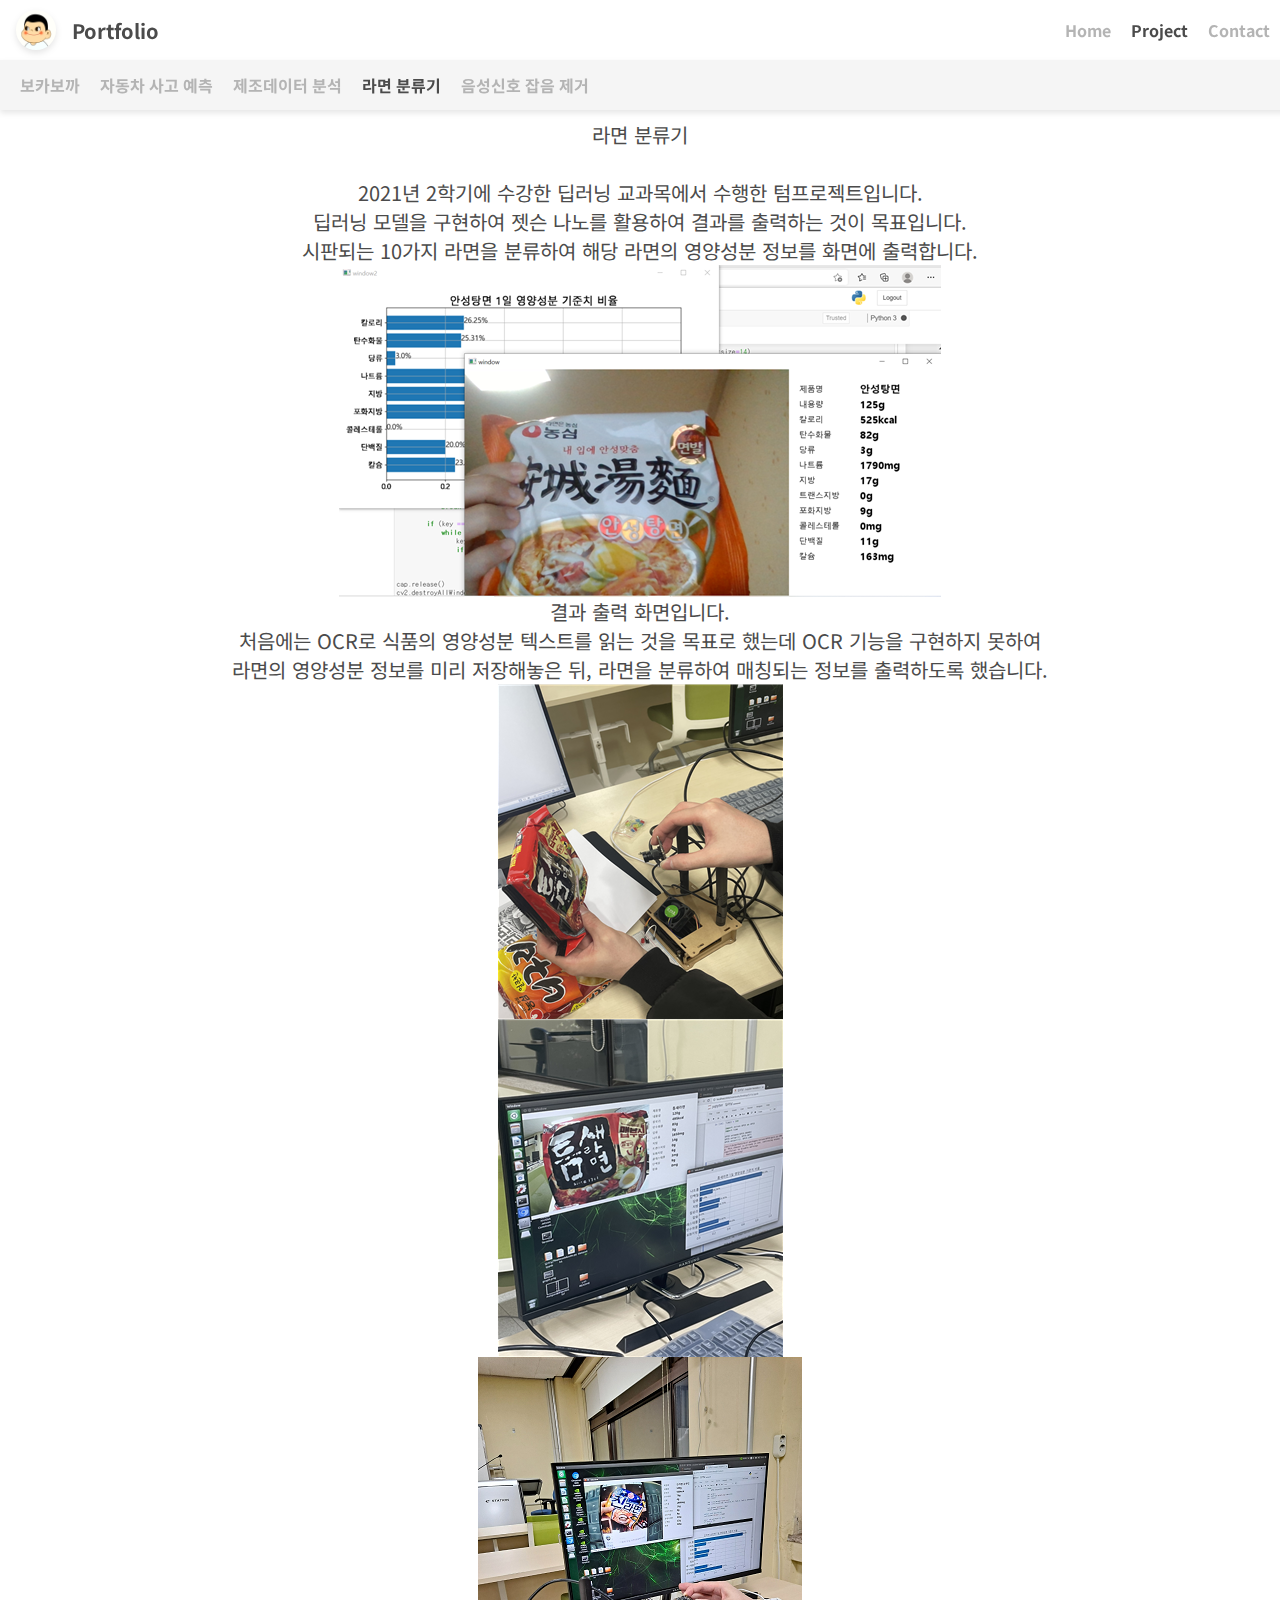
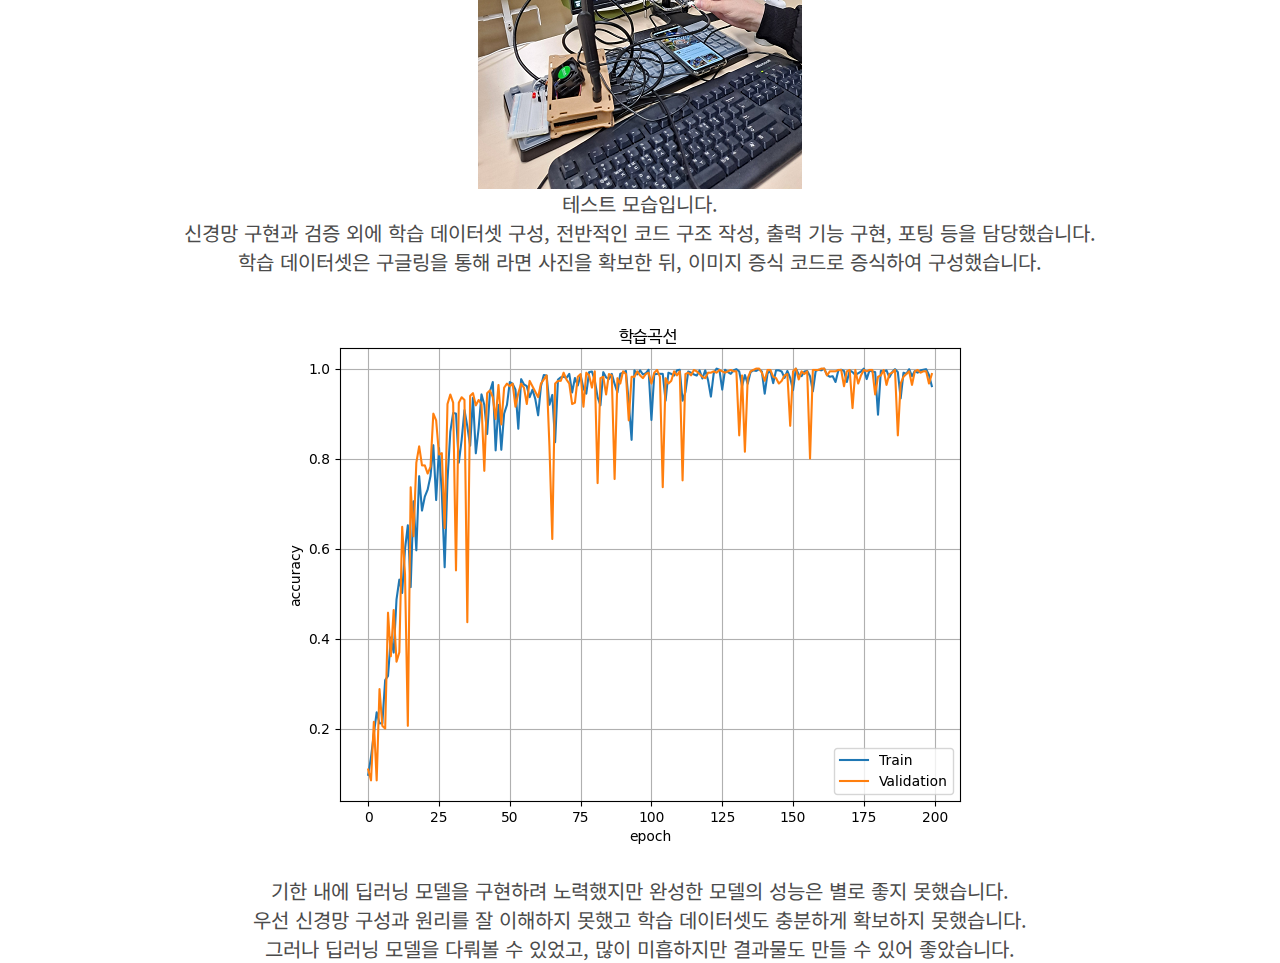
<file: project_deeplearning.html>
<!DOCTYPE html>
<html lang="ko">
<head>
  <meta charset="UTF-8">
  <meta http-equiv="X-UA-Compatible" content="IE=edge">
  <meta name="viewport" content="width=device-width, initial-scale=1.0">
  <link rel="stylesheet" href="index.css">
  <link rel="preconnect" href="https://fonts.googleapis.com">
  <link rel="preconnect" href="https://fonts.gstatic.com" crossorigin>
  <link href="https://fonts.googleapis.com/css2?family=Noto+Sans+KR:wght@100;300;400;500;700;900&display=swap" rel="stylesheet">
  <title>pen2402 Portfolio</title>
</head>
<body>
  <nav class="navbar">
    <ul class="navbar-logo">
      <img src="assets/profile.png" alt="Logo" class="navbar-profile">
      <p class="navbar-title">Portfolio</p>
    </ul>
    <ul class="navbar-menu-ul">
      <li><a href="index.html" class="navbar-menu-li">Home</a></li>
      <li><a href="project_vocavoca.html" class="navbar-menu-li navbar-menu-now">Project</a></li>
      <li><a href="contact.html" class="navbar-menu-li">Contact</a></li>
    </ul>
  </nav>
  
  <nav class="project-navbar">
    <ul class="navbar-menu-ul">
      <li><a href="project_vocavoca.html" class="navbar-menu-li">보카보까</a></li>
      <li><a href="project_machinelearning.html" class="navbar-menu-li">자동차 사고 예측</a></li>
      <li><a href="project_bigdata.html" class="navbar-menu-li">제조데이터 분석</a></li>
      <li><a href="project_deeplearning.html" class="navbar-menu-li navbar-menu-now">라면 분류기</a></li>
      <li><a href="project_digital.html" class="navbar-menu-li">음성신호 잡음 제거</a></li>
    </ul>
  </nav>
  
  <div class="project-text-body">
    <p class="project-text">라면 분류기</p>
    <br>
    <p class="project-text">2021년 2학기에 수강한 딥러닝 교과목에서 수행한 텀프로젝트입니다.</p>
    <p class="project-text">딥러닝 모델을 구현하여 젯슨 나노를 활용하여 결과를 출력하는 것이 목표입니다.</p>
    <p class="project-text">시판되는 10가지 라면을 분류하여 해당 라면의 영양성분 정보를 화면에 출력합니다.</p>
    <img src="assets/deeplearning/image01.png" alt="image" class="image">
    <p class="project-text">결과 출력 화면입니다.</p>
    <p class="project-text">처음에는 OCR로 식품의 영양성분 텍스트를 읽는 것을 목표로 했는데 OCR 기능을 구현하지 못하여</p>
    <p class="project-text">라면의 영양성분 정보를 미리 저장해놓은 뒤, 라면을 분류하여 매칭되는 정보를 출력하도록 했습니다.</p>
    <img src="assets/deeplearning/image02.png" alt="image" class="image">
    <img src="assets/deeplearning/image03.png" alt="image" class="image">
    <img src="assets/deeplearning/image04.png" alt="image" class="image">
    <p class="project-text">테스트 모습입니다.</p>
    <p class="project-text">신경망 구현과 검증 외에 학습 데이터셋 구성, 전반적인 코드 구조 작성, 출력 기능 구현, 포팅 등을 담당했습니다.</p>
    <p class="project-text">학습 데이터셋은 구글링을 통해 라면 사진을 확보한 뒤, 이미지 증식 코드로 증식하여 구성했습니다.</p>
    <img src="assets/deeplearning/image05.png" alt="image" class="image">
    <p class="project-text">기한 내에 딥러닝 모델을 구현하려 노력했지만 완성한 모델의 성능은 별로 좋지 못했습니다.</p>
    <p class="project-text">우선 신경망 구성과 원리를 잘 이해하지 못했고 학습 데이터셋도 충분하게 확보하지 못했습니다.</p>
    <p class="project-text">그러나 딥러닝 모델을 다뤄볼 수 있었고, 많이 미흡하지만 결과물도 만들 수 있어 좋았습니다.</p>
  </div>
</body>
</html>
</file>
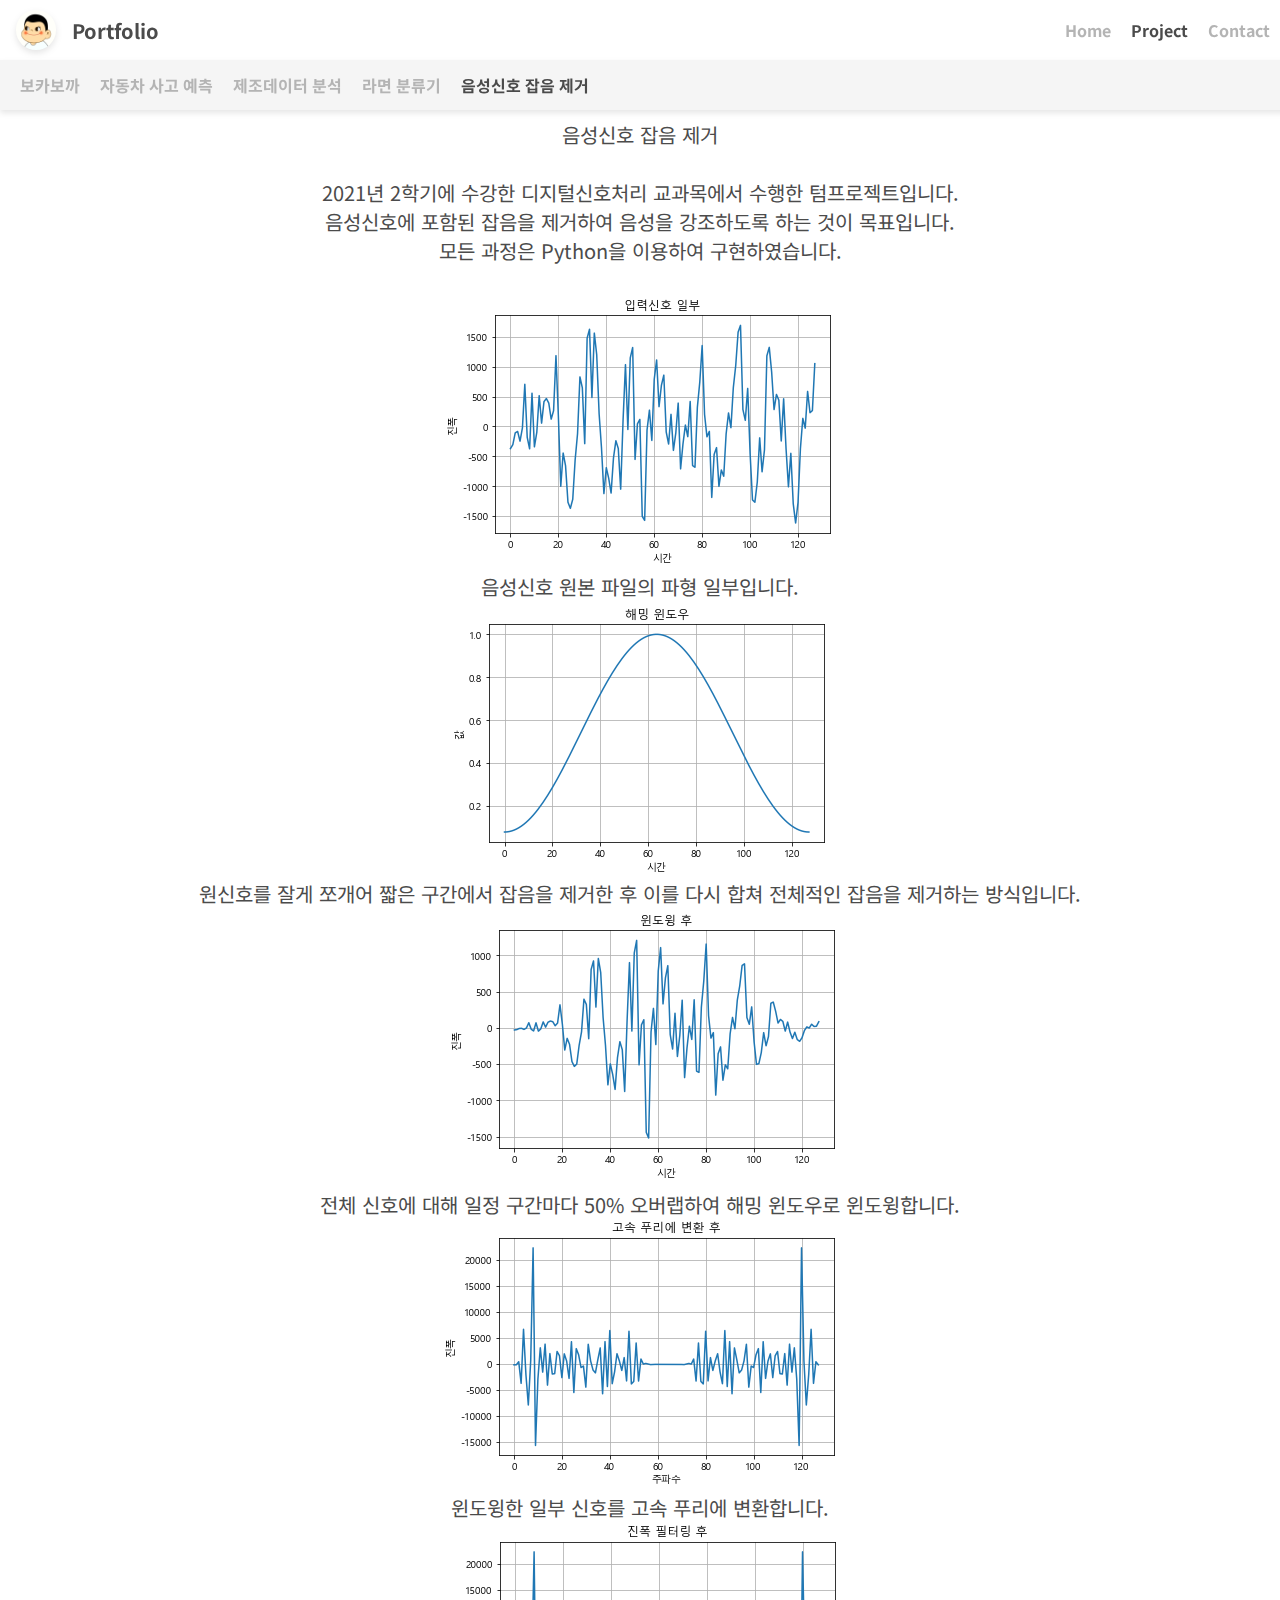
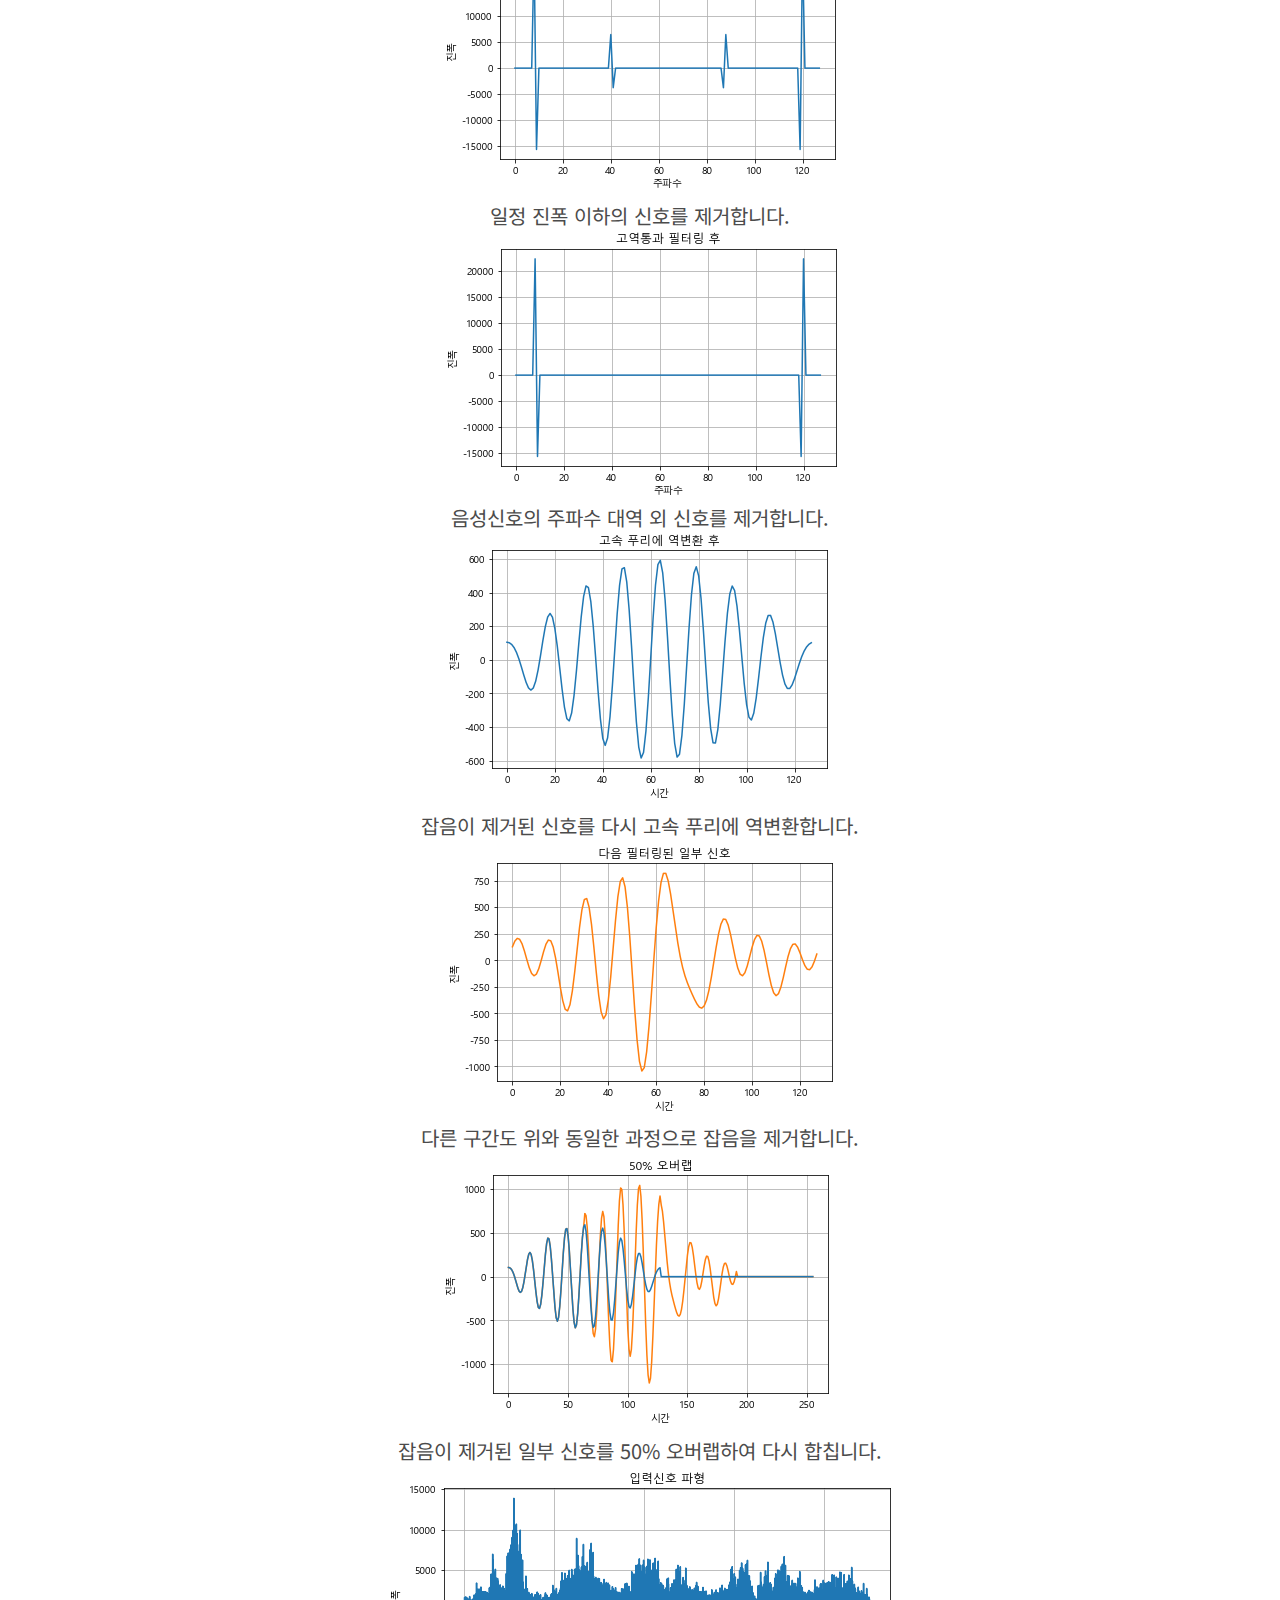
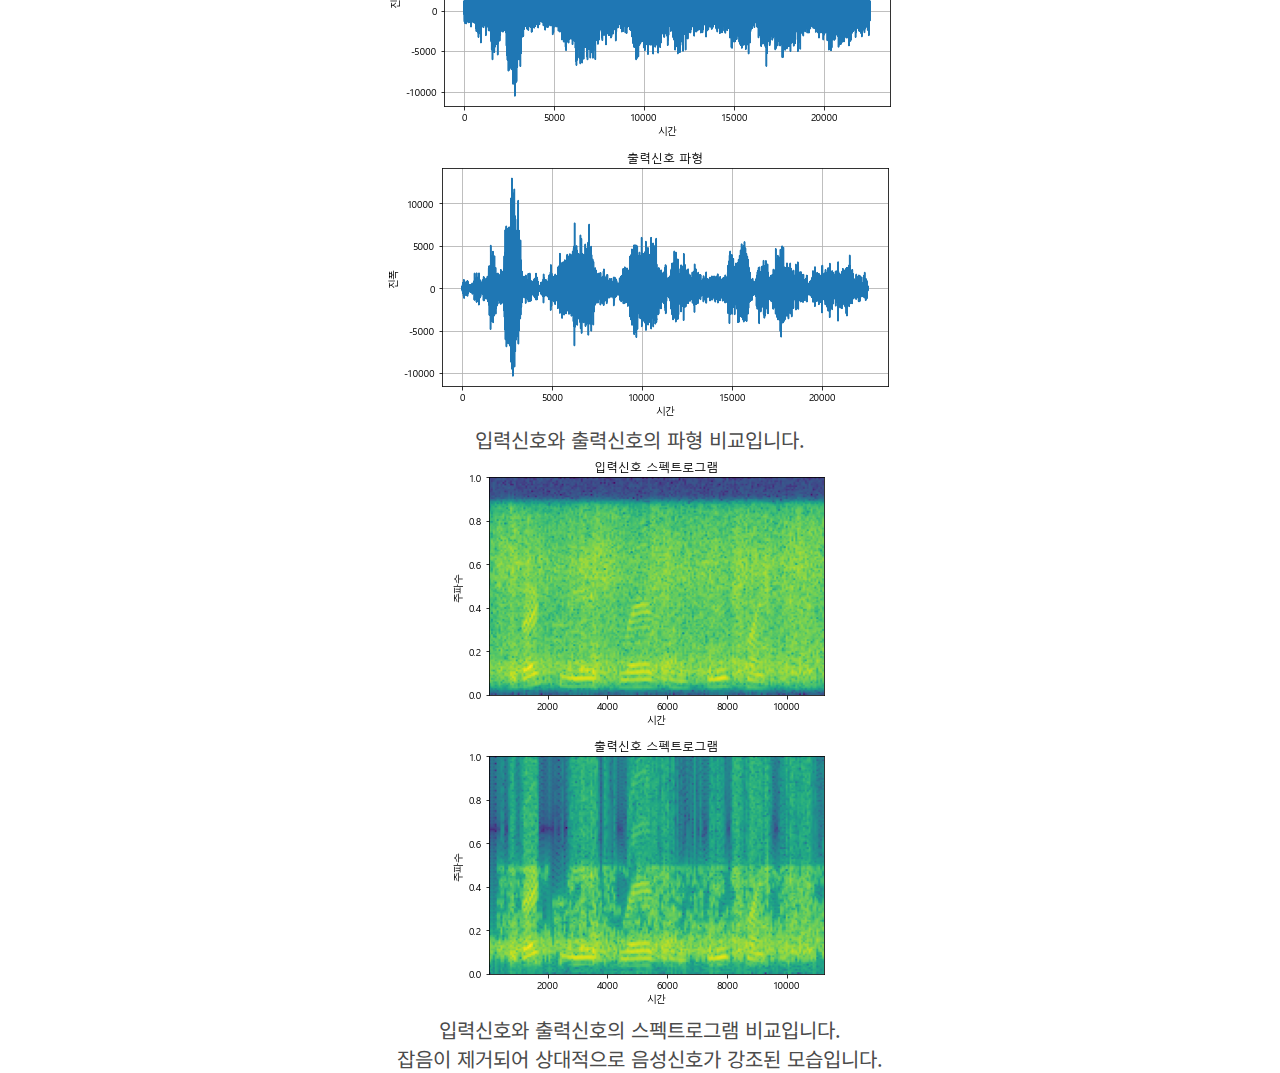
<file: project_digital.html>
<!DOCTYPE html>
<html lang="ko">
<head>
  <meta charset="UTF-8">
  <meta http-equiv="X-UA-Compatible" content="IE=edge">
  <meta name="viewport" content="width=device-width, initial-scale=1.0">
  <link rel="stylesheet" href="index.css">
  <link rel="preconnect" href="https://fonts.googleapis.com">
  <link rel="preconnect" href="https://fonts.gstatic.com" crossorigin>
  <link href="https://fonts.googleapis.com/css2?family=Noto+Sans+KR:wght@100;300;400;500;700;900&display=swap" rel="stylesheet">
  <title>pen2402 Portfolio</title>
</head>
<body>
  <nav class="navbar">
    <ul class="navbar-logo">
      <img src="assets/profile.png" alt="Logo" class="navbar-profile">
      <p class="navbar-title">Portfolio</p>
    </ul>
    <ul class="navbar-menu-ul">
      <li><a href="index.html" class="navbar-menu-li">Home</a></li>
      <li><a href="project_vocavoca.html" class="navbar-menu-li navbar-menu-now">Project</a></li>
      <li><a href="contact.html" class="navbar-menu-li">Contact</a></li>
    </ul>
  </nav>
  
  <nav class="project-navbar">
    <ul class="navbar-menu-ul">
      <li><a href="project_vocavoca.html" class="navbar-menu-li">보카보까</a></li>
      <li><a href="project_machinelearning.html" class="navbar-menu-li">자동차 사고 예측</a></li>
      <li><a href="project_bigdata.html" class="navbar-menu-li">제조데이터 분석</a></li>
      <li><a href="project_deeplearning.html" class="navbar-menu-li">라면 분류기</a></li>
      <li><a href="project_digital.html" class="navbar-menu-li navbar-menu-now">음성신호 잡음 제거</a></li>
    </ul>
  </nav>
  
  <div class="project-text-body">
    <p class="project-text">음성신호 잡음 제거</p>
    <br>
    <p class="project-text">2021년 2학기에 수강한 디지털신호처리 교과목에서 수행한 텀프로젝트입니다.</p>
    <p class="project-text">음성신호에 포함된 잡음을 제거하여 음성을 강조하도록 하는 것이 목표입니다.</p>
    <p class="project-text">모든 과정은 Python을 이용하여 구현하였습니다.</p>
    <br>
    <img src="assets/digital/1.png" alt="image" class="image">
    <p class="project-text">음성신호 원본 파일의 파형 일부입니다.</p>
    <img src="assets/digital/2.png" alt="image" class="image">
    <p class="project-text">원신호를 잘게 쪼개어 짧은 구간에서 잡음을 제거한 후 이를 다시 합쳐 전체적인 잡음을 제거하는 방식입니다.</p>
    <img src="assets/digital/3.png" alt="image" class="image">
    <p class="project-text">전체 신호에 대해 일정 구간마다 50% 오버랩하여 해밍 윈도우로 윈도윙합니다.</p>
    <img src="assets/digital/4.png" alt="image" class="image">
    <p class="project-text">윈도윙한 일부 신호를 고속 푸리에 변환합니다.</p>
    <img src="assets/digital/5.png" alt="image" class="image">
    <p class="project-text">일정 진폭 이하의 신호를 제거합니다.</p>
    <img src="assets/digital/6.png" alt="image" class="image">
    <p class="project-text">음성신호의 주파수 대역 외 신호를 제거합니다.</p>
    <img src="assets/digital/7.png" alt="image" class="image">
    <p class="project-text">잡음이 제거된 신호를 다시 고속 푸리에 역변환합니다.</p>
    <img src="assets/digital/8.png" alt="image" class="image">
    <p class="project-text">다른 구간도 위와 동일한 과정으로 잡음을 제거합니다.</p>
    <img src="assets/digital/9.png" alt="image" class="image">
    <p class="project-text">잡음이 제거된 일부 신호를 50% 오버랩하여 다시 합칩니다.</p>
    <img src="assets/digital/10.png" alt="image" class="image">
    <img src="assets/digital/12.png" alt="image" class="image">
    <p class="project-text">입력신호와 출력신호의 파형 비교입니다.</p>
    <img src="assets/digital/11.png" alt="image" class="image">
    <img src="assets/digital/13.png" alt="image" class="image">
    <p class="project-text">입력신호와 출력신호의 스펙트로그램 비교입니다.</p>
    <p class="project-text">잡음이 제거되어 상대적으로 음성신호가 강조된 모습입니다.</p>


  </div>
</body>
</html>
</file>
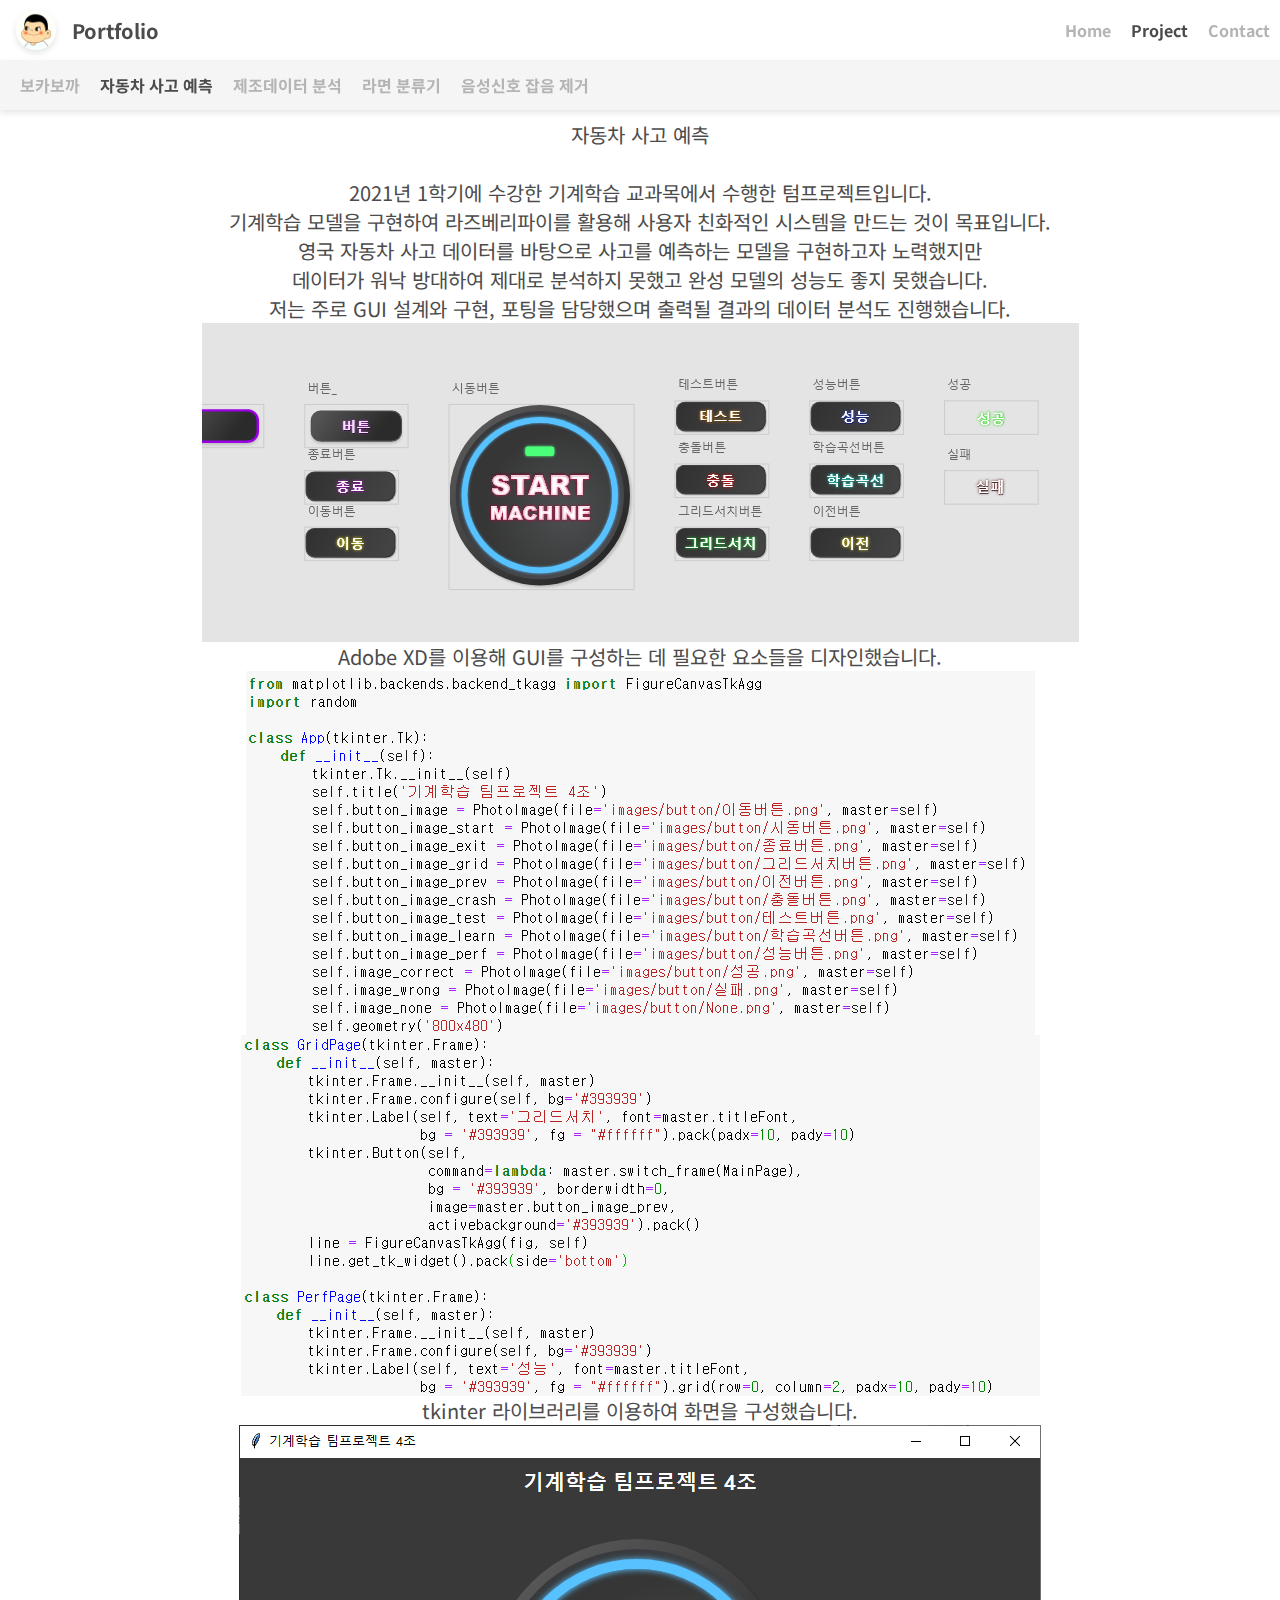
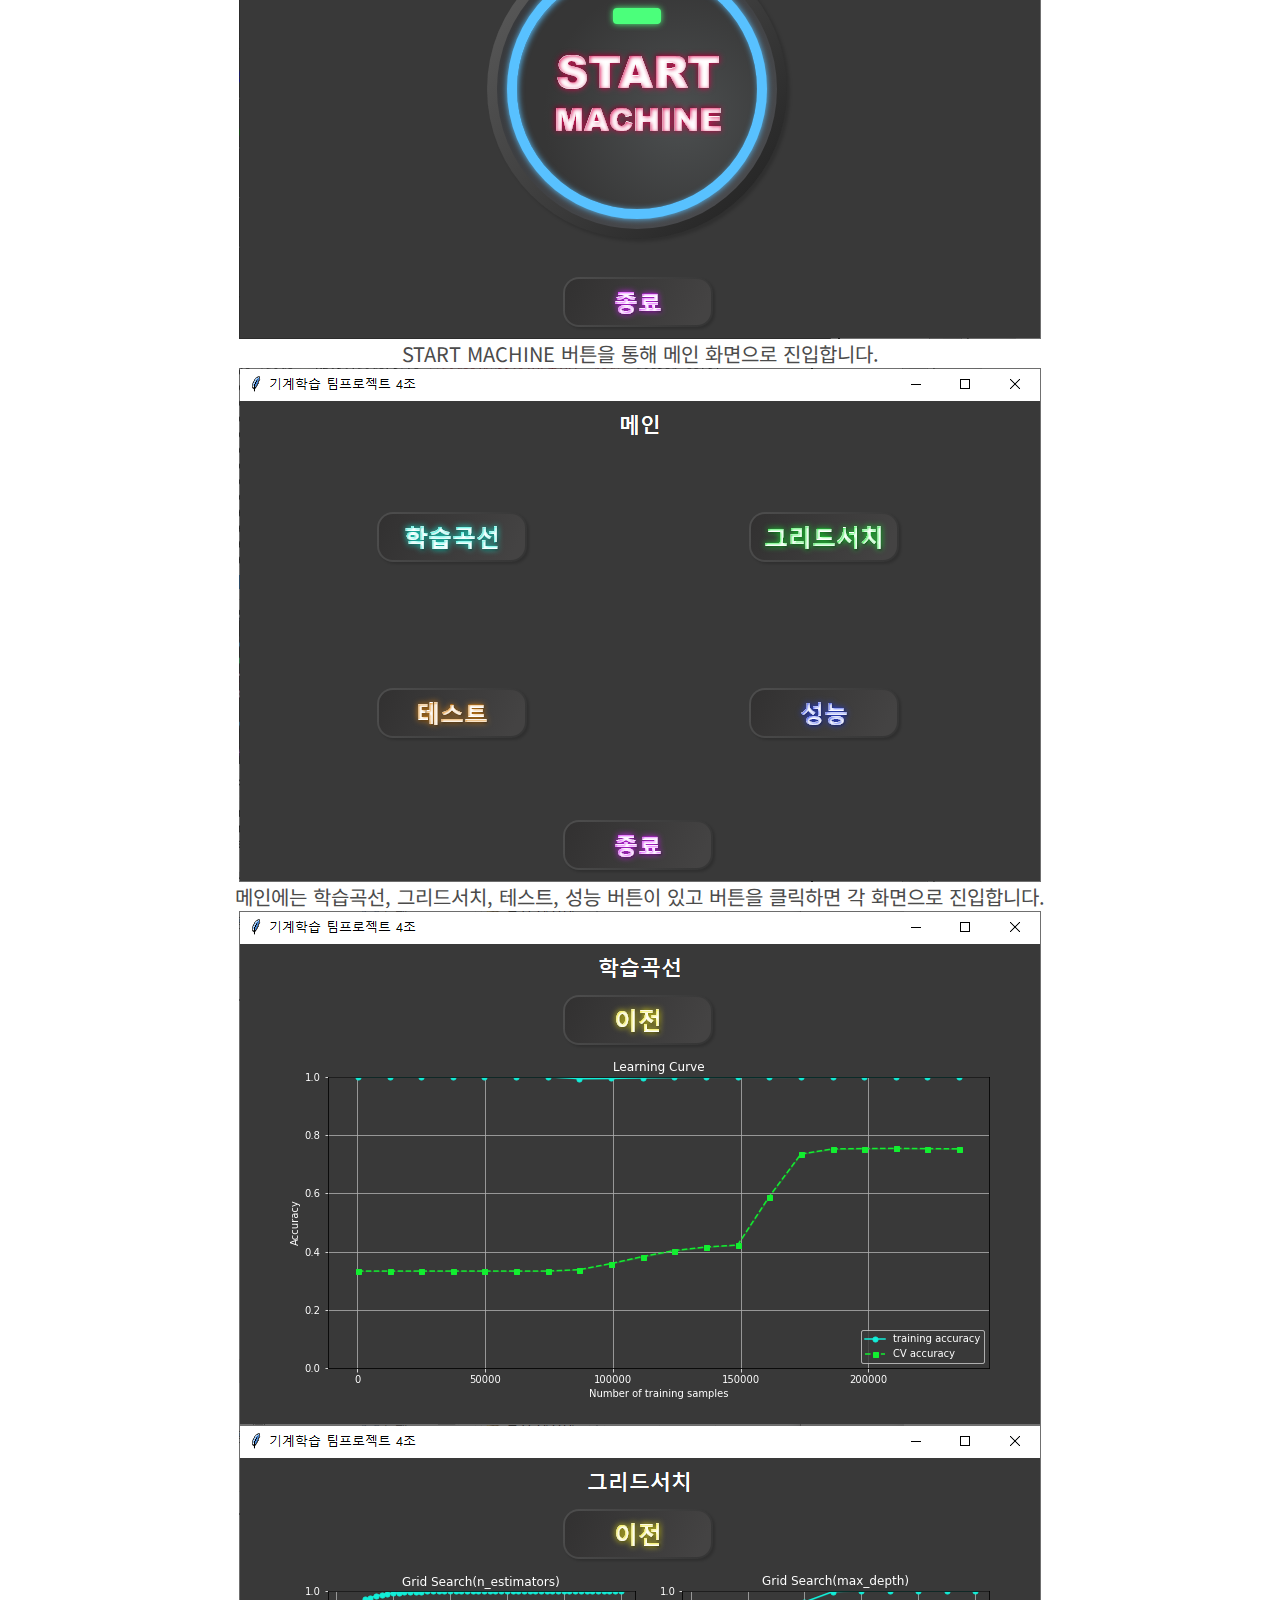
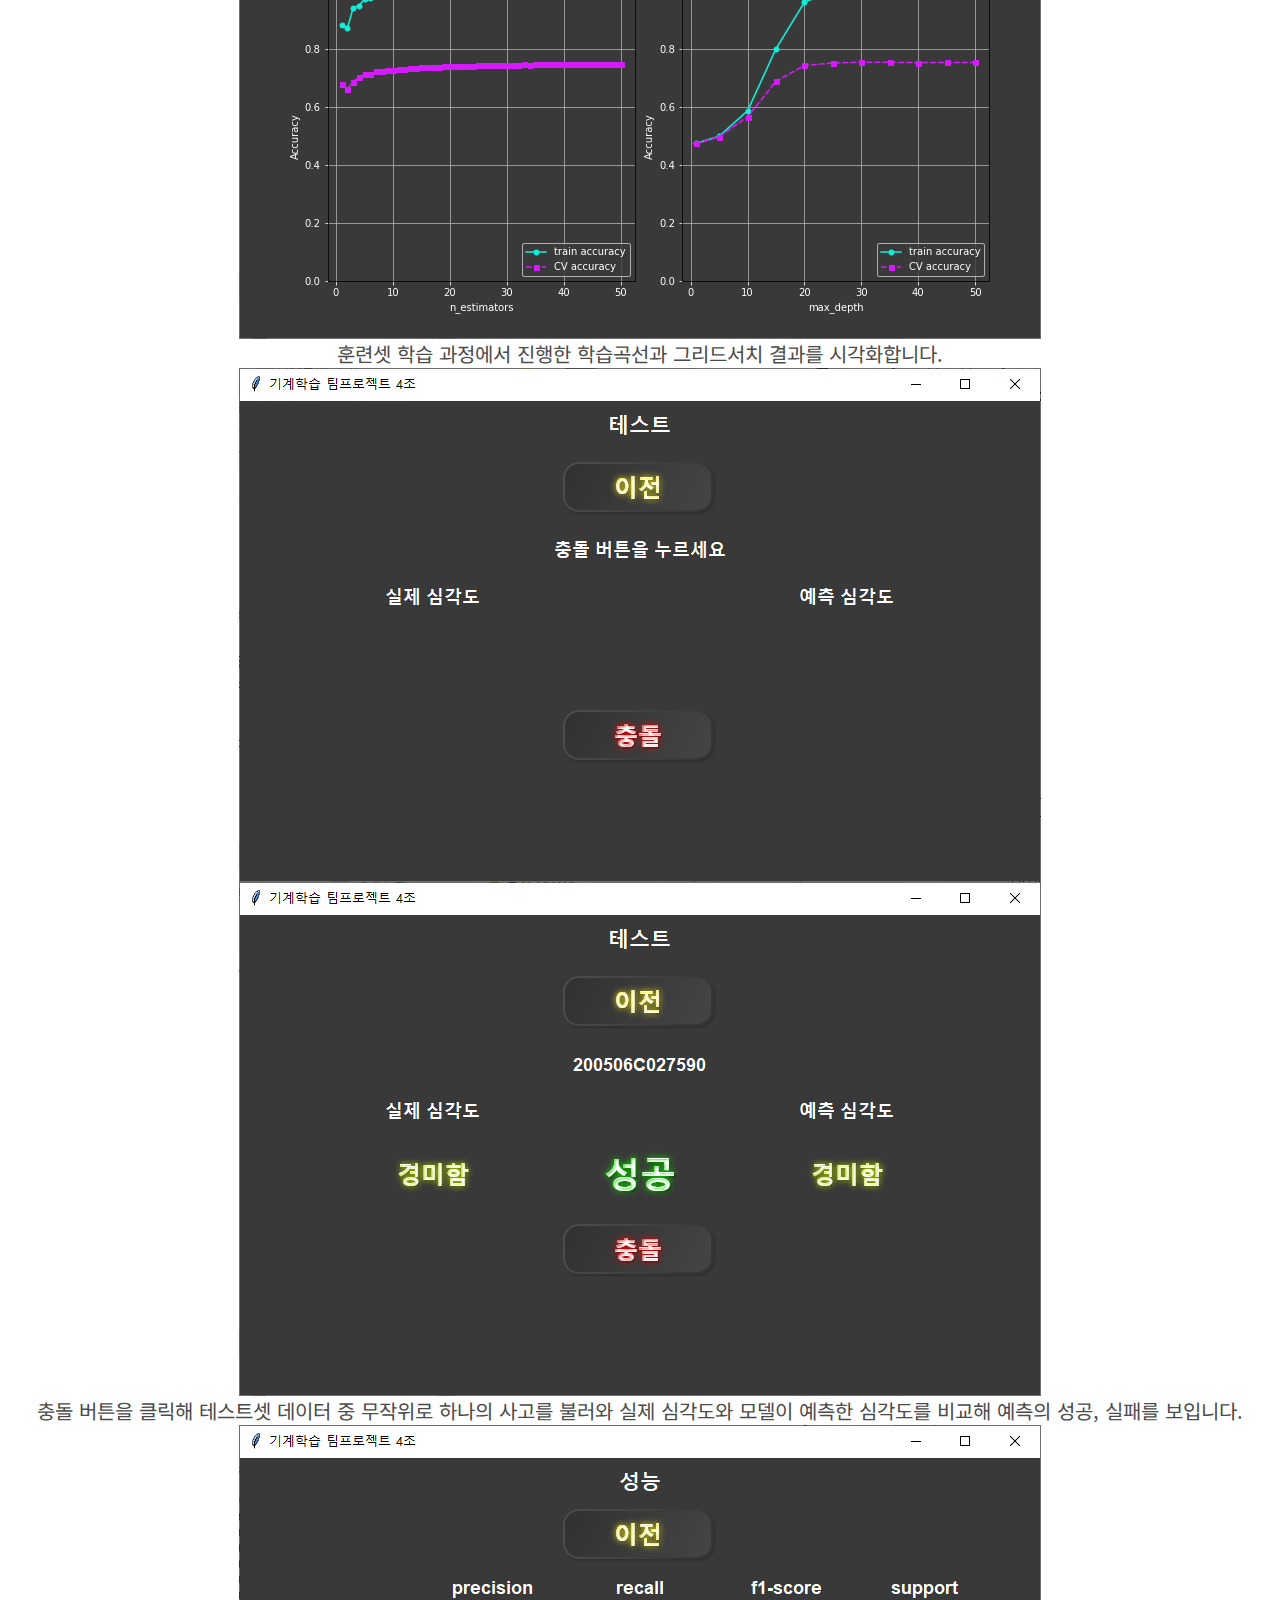
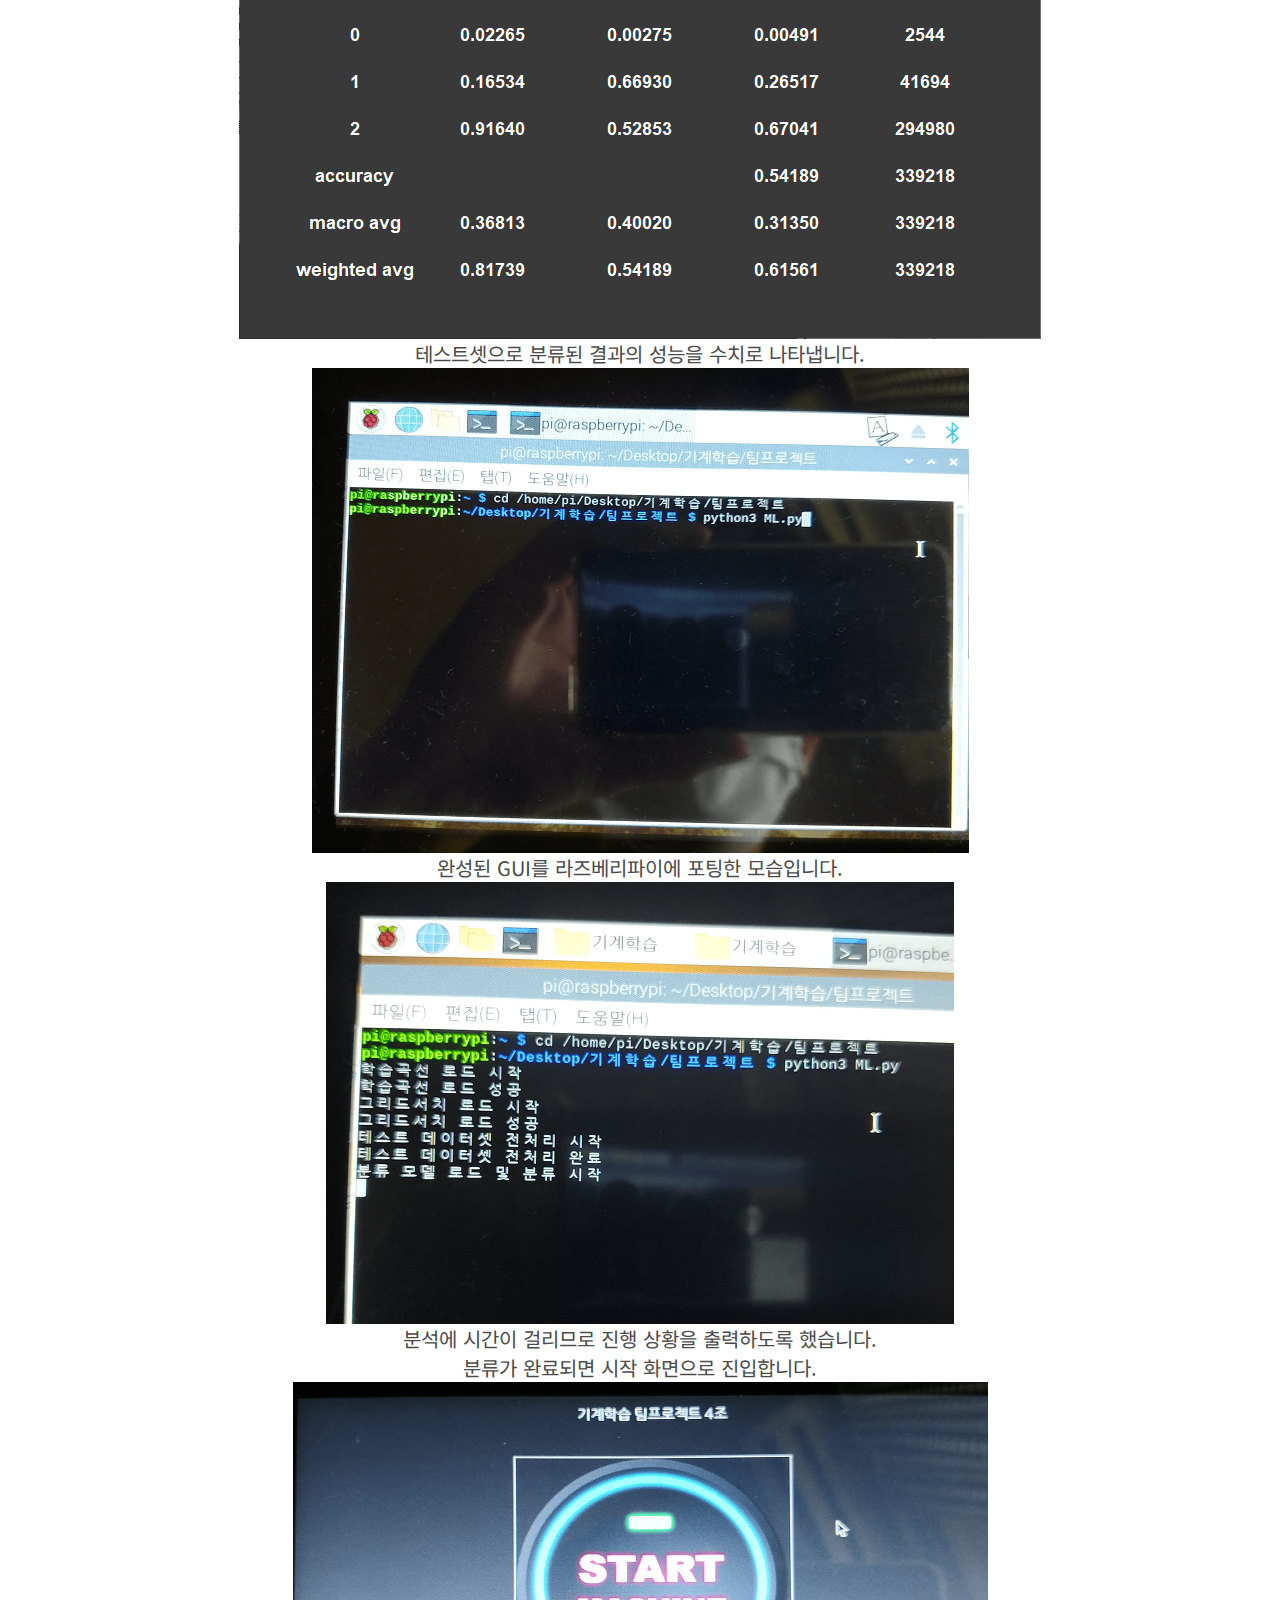
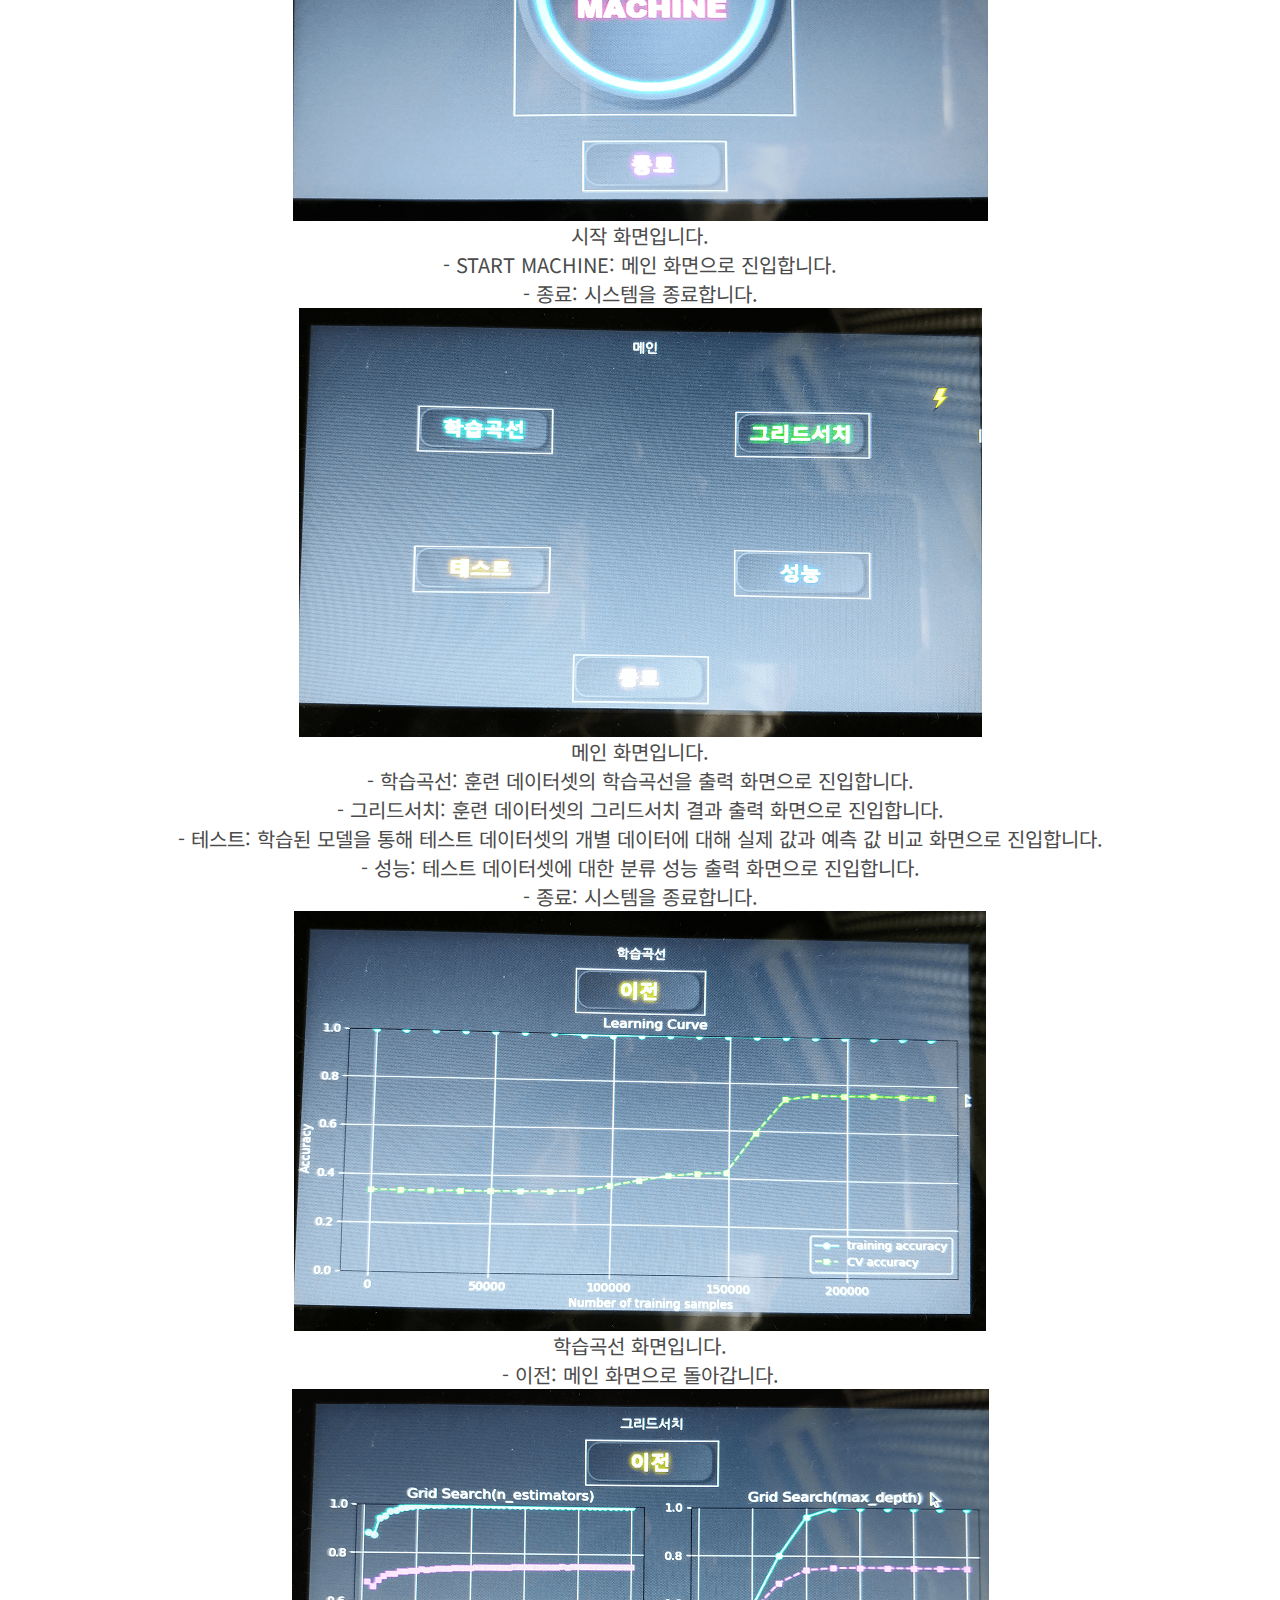
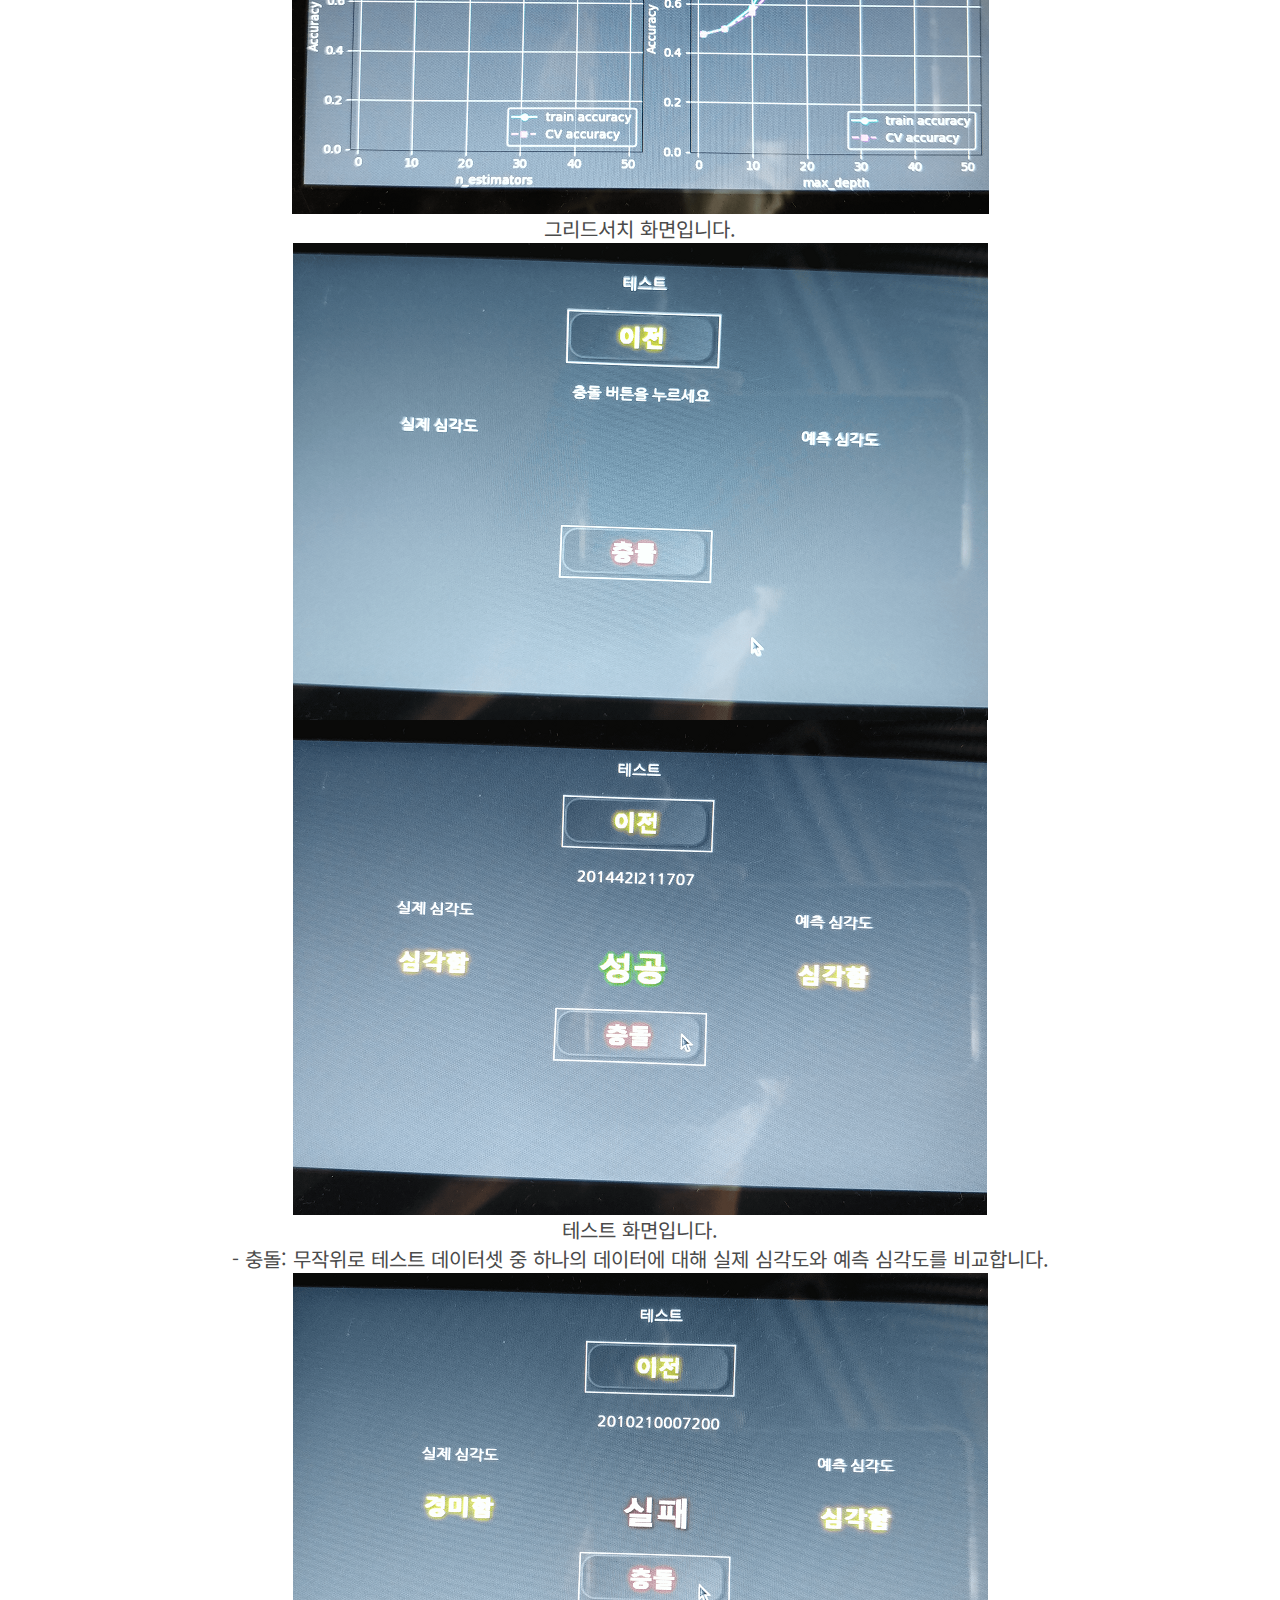
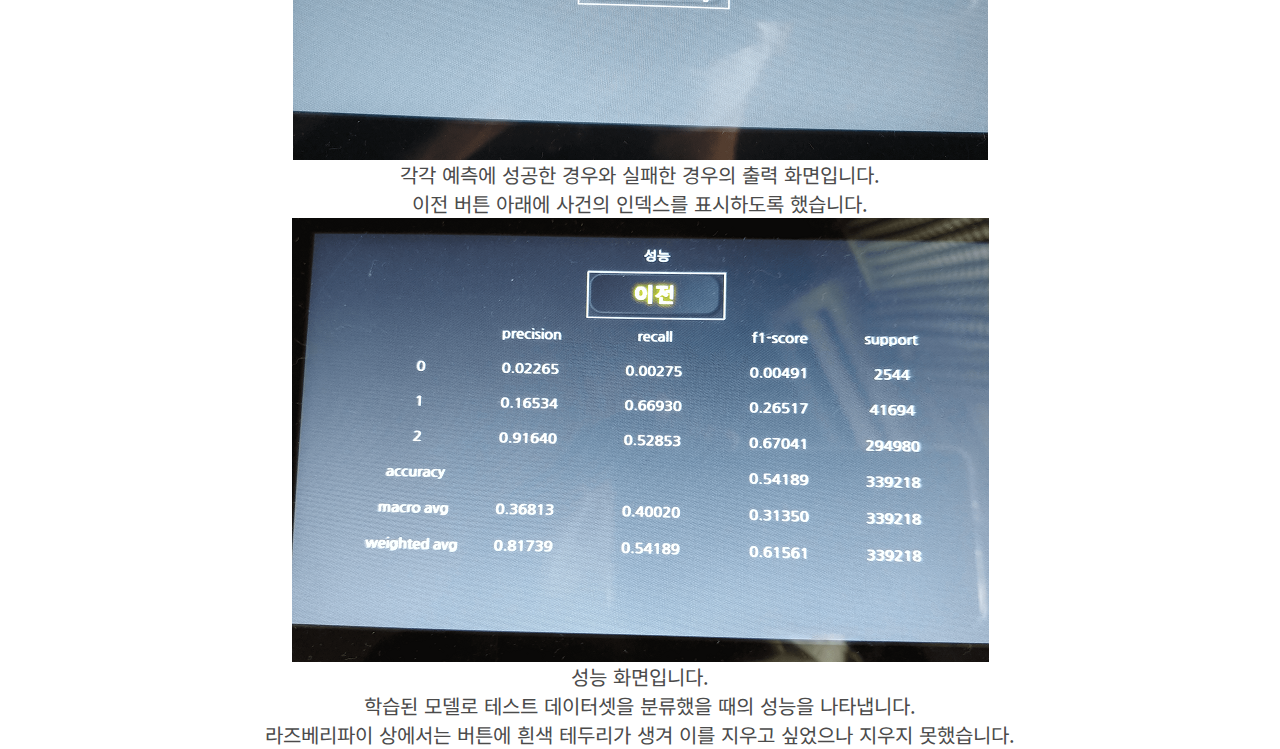
<file: project_machinelearning.html>
<!DOCTYPE html>
<html lang="ko">
<head>
  <meta charset="UTF-8">
  <meta http-equiv="X-UA-Compatible" content="IE=edge">
  <meta name="viewport" content="width=device-width, initial-scale=1.0">
  <link rel="stylesheet" href="index.css">
  <link rel="preconnect" href="https://fonts.googleapis.com">
  <link rel="preconnect" href="https://fonts.gstatic.com" crossorigin>
  <link href="https://fonts.googleapis.com/css2?family=Noto+Sans+KR:wght@100;300;400;500;700;900&display=swap" rel="stylesheet">
  <title>pen2402 Portfolio</title>
</head>
<body>
  <nav class="navbar">
    <ul class="navbar-logo">
      <img src="assets/profile.png" alt="Logo" class="navbar-profile">
      <p class="navbar-title">Portfolio</p>
    </ul>
    <ul class="navbar-menu-ul">
      <li><a href="index.html" class="navbar-menu-li">Home</a></li>
      <li><a href="project_vocavoca.html" class="navbar-menu-li navbar-menu-now">Project</a></li>
      <li><a href="contact.html" class="navbar-menu-li">Contact</a></li>
    </ul>
  </nav>
  
  <nav class="project-navbar">
    <ul class="navbar-menu-ul">
      <li><a href="project_vocavoca.html" class="navbar-menu-li">보카보까</a></li>
      <li><a href="project_machinelearning.html" class="navbar-menu-li navbar-menu-now">자동차 사고 예측</a></li>
      <li><a href="project_bigdata.html" class="navbar-menu-li">제조데이터 분석</a></li>
      <li><a href="project_deeplearning.html" class="navbar-menu-li">라면 분류기</a></li>
      <li><a href="project_digital.html" class="navbar-menu-li">음성신호 잡음 제거</a></li>
    </ul>
  </nav>

  <div class="project-text-body">
    <p class="project-text">자동차 사고 예측</p>
    <br>
    <p class="project-text">2021년 1학기에 수강한 기계학습 교과목에서 수행한 텀프로젝트입니다.</p>
    <p class="project-text">기계학습 모델을 구현하여 라즈베리파이를 활용해 사용자 친화적인 시스템을 만드는 것이 목표입니다.</p>
    <p class="project-text">영국 자동차 사고 데이터를 바탕으로 사고를 예측하는 모델을 구현하고자 노력했지만</p>
    <p class="project-text">데이터가 워낙 방대하여 제대로 분석하지 못했고 완성 모델의 성능도 좋지 못했습니다.</p>
    <p class="project-text"></p>
    <p class="project-text">저는 주로 GUI 설계와 구현, 포팅을 담당했으며 출력될 결과의 데이터 분석도 진행했습니다.</p>
    <img src="assets/machinelearning/image01.png" alt="image" class="image">
    <p class="project-text">Adobe XD를 이용해 GUI를 구성하는 데 필요한 요소들을 디자인했습니다.</p>
    <img src="assets/machinelearning/image02.png" alt="image" class="image">
    <img src="assets/machinelearning/image03.png" alt="image" class="image">
    <p class="project-text">tkinter 라이브러리를 이용하여 화면을 구성했습니다.</p>
    <img src="assets/machinelearning/image04.png" alt="image" class="image">
    <p class="project-text">START MACHINE 버튼을 통해 메인 화면으로 진입합니다.</p>
    <img src="assets/machinelearning/image05.png" alt="image" class="image">
    <p class="project-text">메인에는 학습곡선, 그리드서치, 테스트, 성능 버튼이 있고 버튼을 클릭하면 각 화면으로 진입합니다.</p>
    <img src="assets/machinelearning/image06.png" alt="image" class="image">
    <img src="assets/machinelearning/image07.png" alt="image" class="image">
    <p class="project-text">훈련셋 학습 과정에서 진행한 학습곡선과 그리드서치 결과를 시각화합니다.</p>
    <img src="assets/machinelearning/image08.png" alt="image" class="image">
    <img src="assets/machinelearning/image09.png" alt="image" class="image">
    <p class="project-text">충돌 버튼을 클릭해 테스트셋 데이터 중 무작위로 하나의 사고를 불러와 실제 심각도와 모델이 예측한 심각도를 비교해 예측의 성공, 실패를 보입니다.</p>
    <img src="assets/machinelearning/image10.png" alt="image" class="image">
    <p class="project-text">테스트셋으로 분류된 결과의 성능을 수치로 나타냅니다.</p>
    <img src="assets/machinelearning/image11.png" alt="image" class="image">
    <p class="project-text">완성된 GUI를 라즈베리파이에 포팅한 모습입니다.</p>
    <img src="assets/machinelearning/image12.png" alt="image" class="image">
    <p class="project-text">분석에 시간이 걸리므로 진행 상황을 출력하도록 했습니다.</p>
    <p class="project-text">분류가 완료되면 시작 화면으로 진입합니다.</p>
    <img src="assets/machinelearning/image13.png" alt="image" class="image">
    <p class="project-text">시작 화면입니다.</p>
    <p class="project-text">- START MACHINE: 메인 화면으로 진입합니다.</p>
    <p class="project-text">- 종료: 시스템을 종료합니다.</p>
    <img src="assets/machinelearning/image14.png" alt="image" class="image">
    <p class="project-text">메인 화면입니다.</p>
    <p class="project-text">- 학습곡선: 훈련 데이터셋의 학습곡선을 출력 화면으로 진입합니다.</p>
    <p class="project-text">- 그리드서치: 훈련 데이터셋의 그리드서치 결과 출력 화면으로 진입합니다.</p>
    <p class="project-text">- 테스트: 학습된 모델을 통해 테스트 데이터셋의 개별 데이터에 대해 실제 값과 예측 값 비교 화면으로 진입합니다.</p>
    <p class="project-text">- 성능: 테스트 데이터셋에 대한 분류 성능 출력 화면으로 진입합니다.</p>
    <p class="project-text">- 종료: 시스템을 종료합니다.</p>
    <img src="assets/machinelearning/image15.png" alt="image" class="image">
    <p class="project-text">학습곡선 화면입니다.</p>
    <p class="project-text">- 이전: 메인 화면으로 돌아갑니다.</p>
    <img src="assets/machinelearning/image16.png" alt="image" class="image">
    <p class="project-text">그리드서치 화면입니다.</p>
    <img src="assets/machinelearning/image17.png" alt="image" class="image">
    <img src="assets/machinelearning/image18.png" alt="image" class="image">
    <p class="project-text">테스트 화면입니다.</p>
    <p class="project-text">- 충돌: 무작위로 테스트 데이터셋 중 하나의 데이터에 대해 실제 심각도와 예측 심각도를 비교합니다.</p>
    <img src="assets/machinelearning/image19.png" alt="image" class="image">
    <p class="project-text">각각 예측에 성공한 경우와 실패한 경우의 출력 화면입니다.</p>
    <p class="project-text">이전 버튼 아래에 사건의 인덱스를 표시하도록 했습니다.</p>
    <img src="assets/machinelearning/image20.png" alt="image" class="image">
    <p class="project-text">성능 화면입니다.</p>
    <p class="project-text">학습된 모델로 테스트 데이터셋을 분류했을 때의 성능을 나타냅니다.</p>
    <p class="project-text">라즈베리파이 상에서는 버튼에 흰색 테두리가 생겨 이를 지우고 싶었으나 지우지 못했습니다.</p>
  </div>
</body>
</html>
</file>
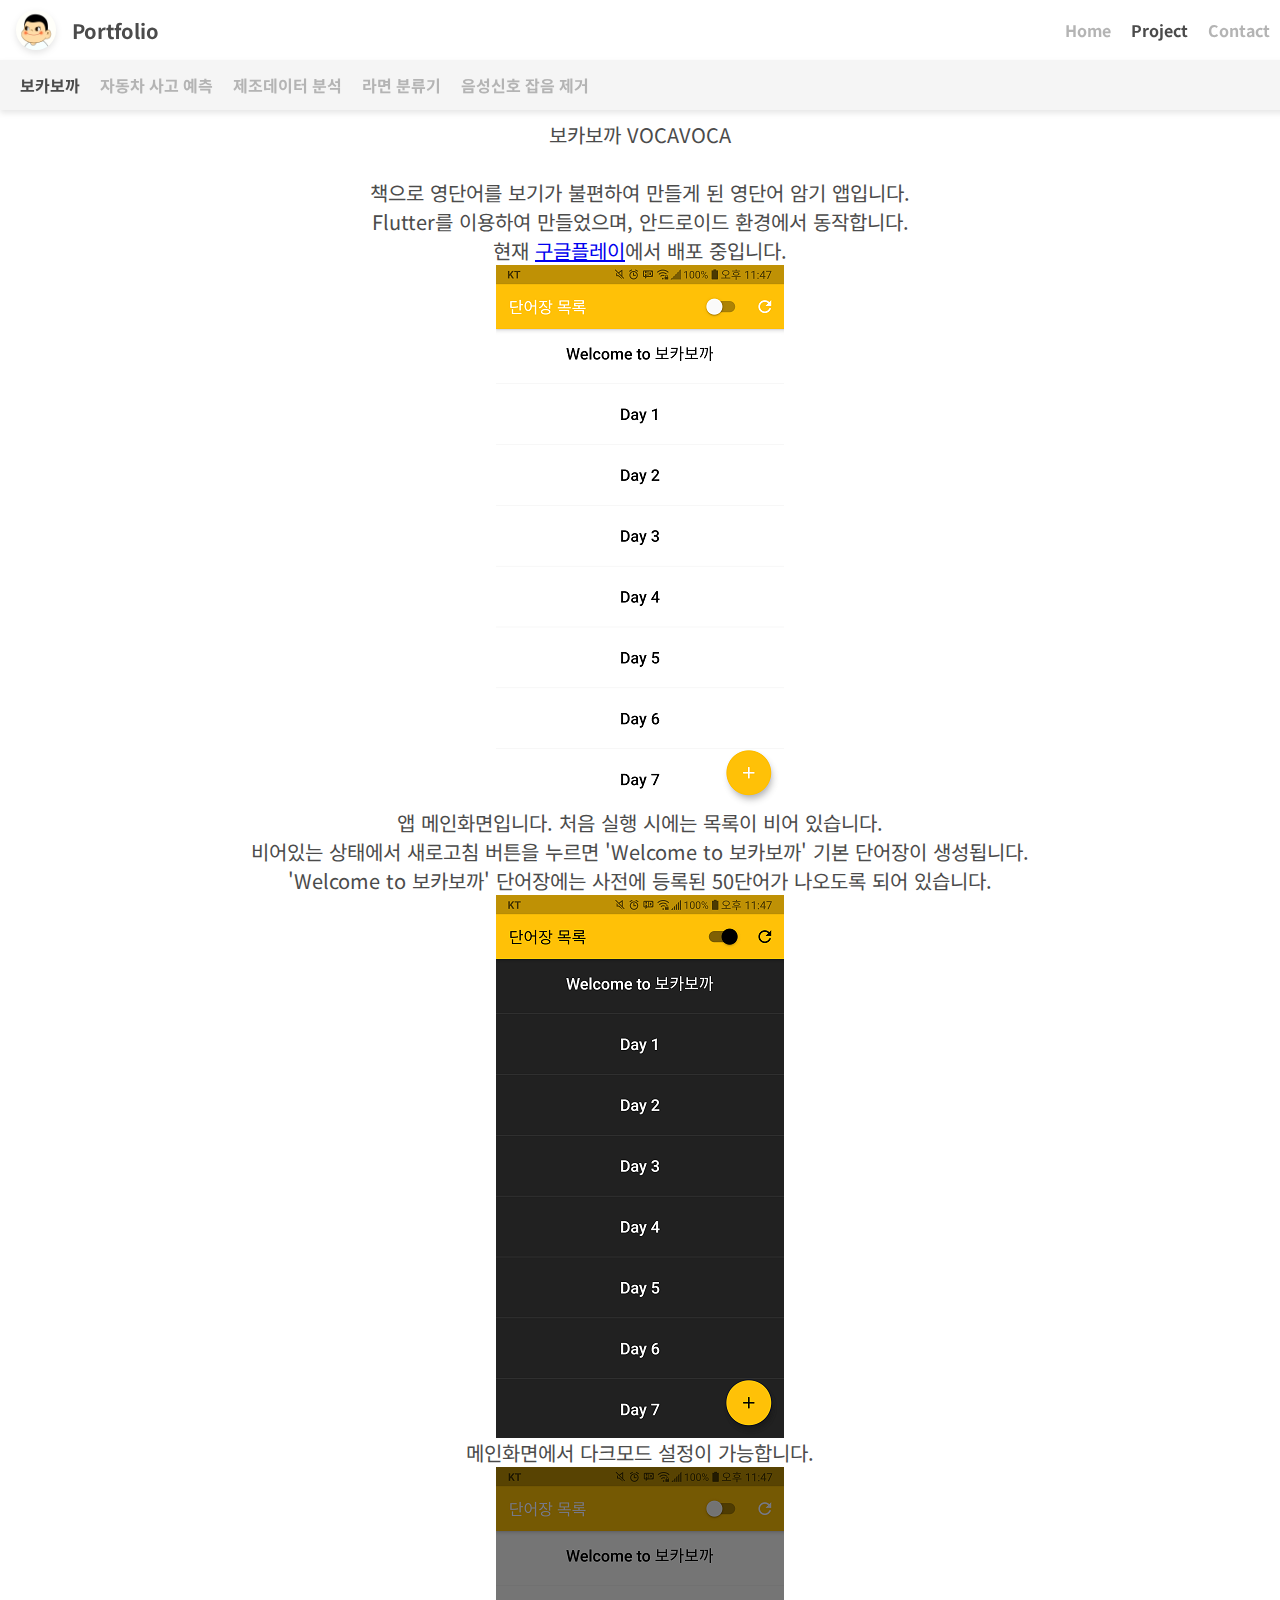
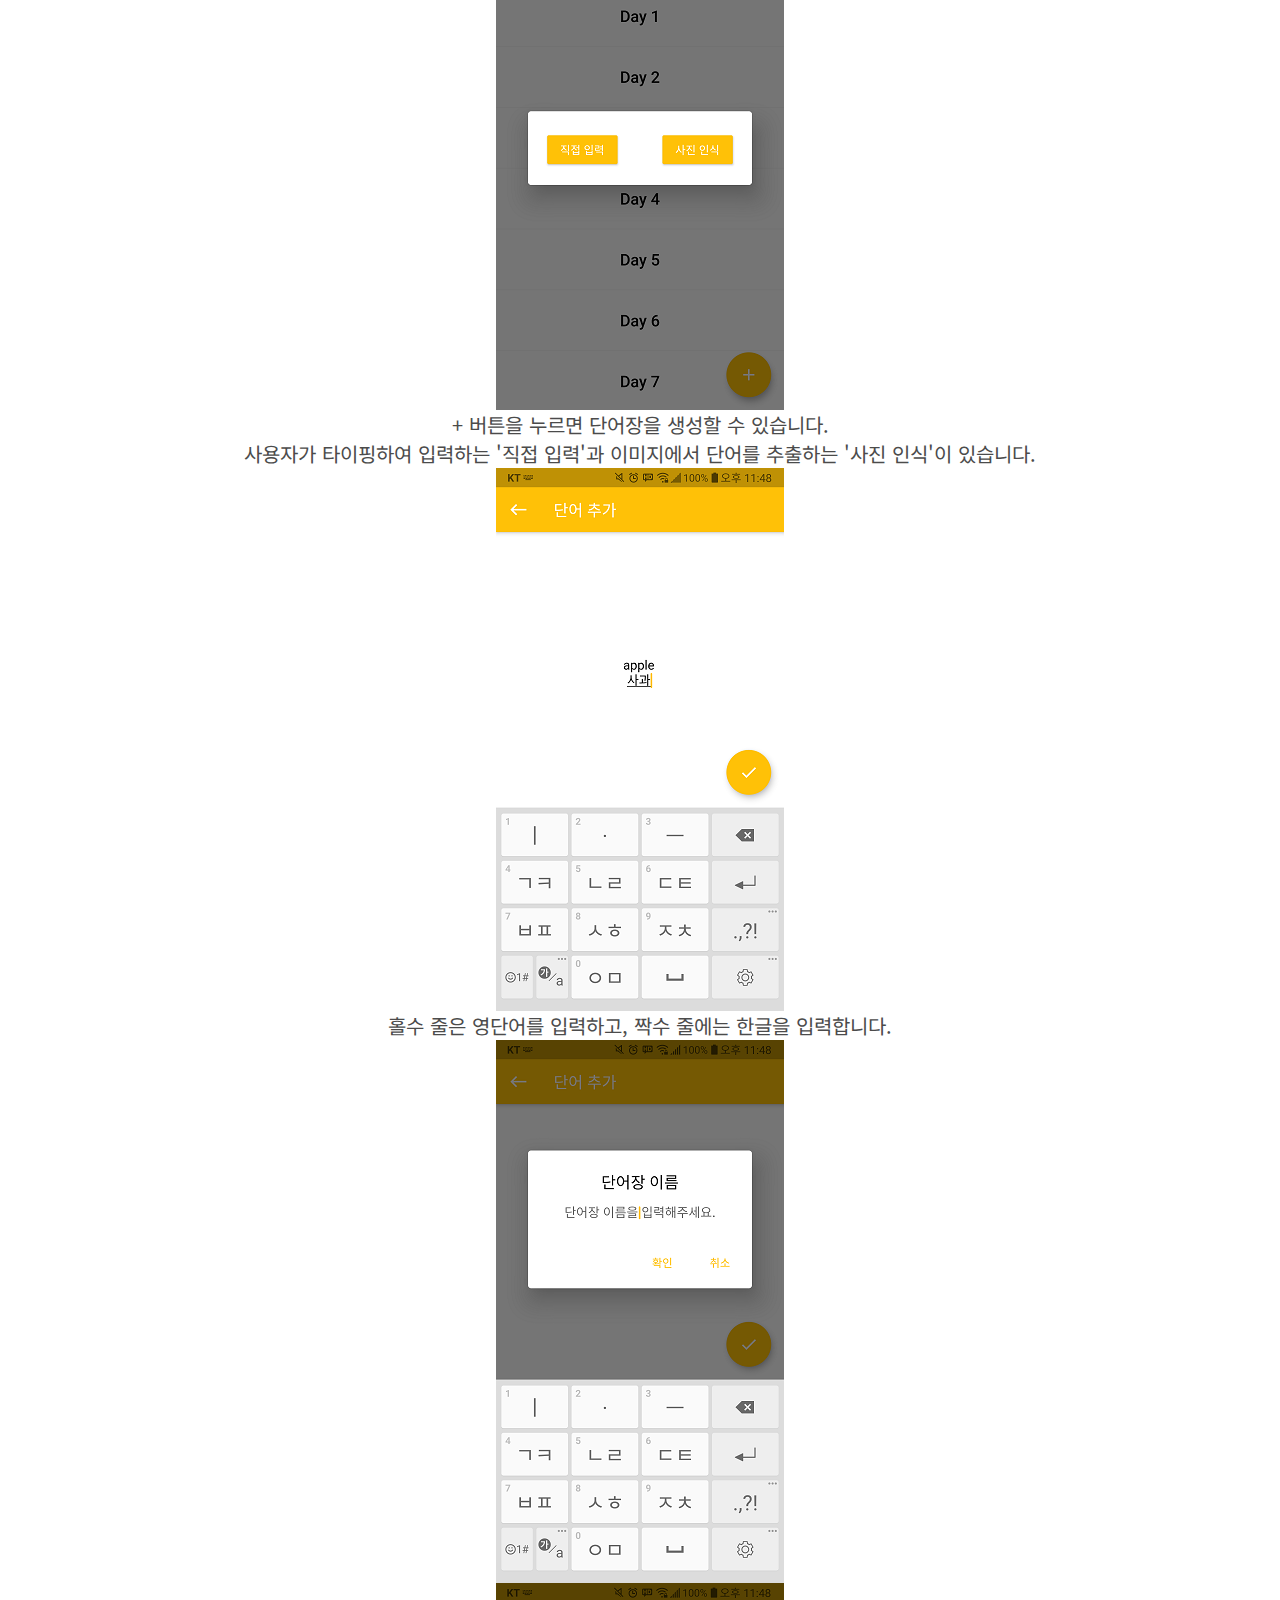
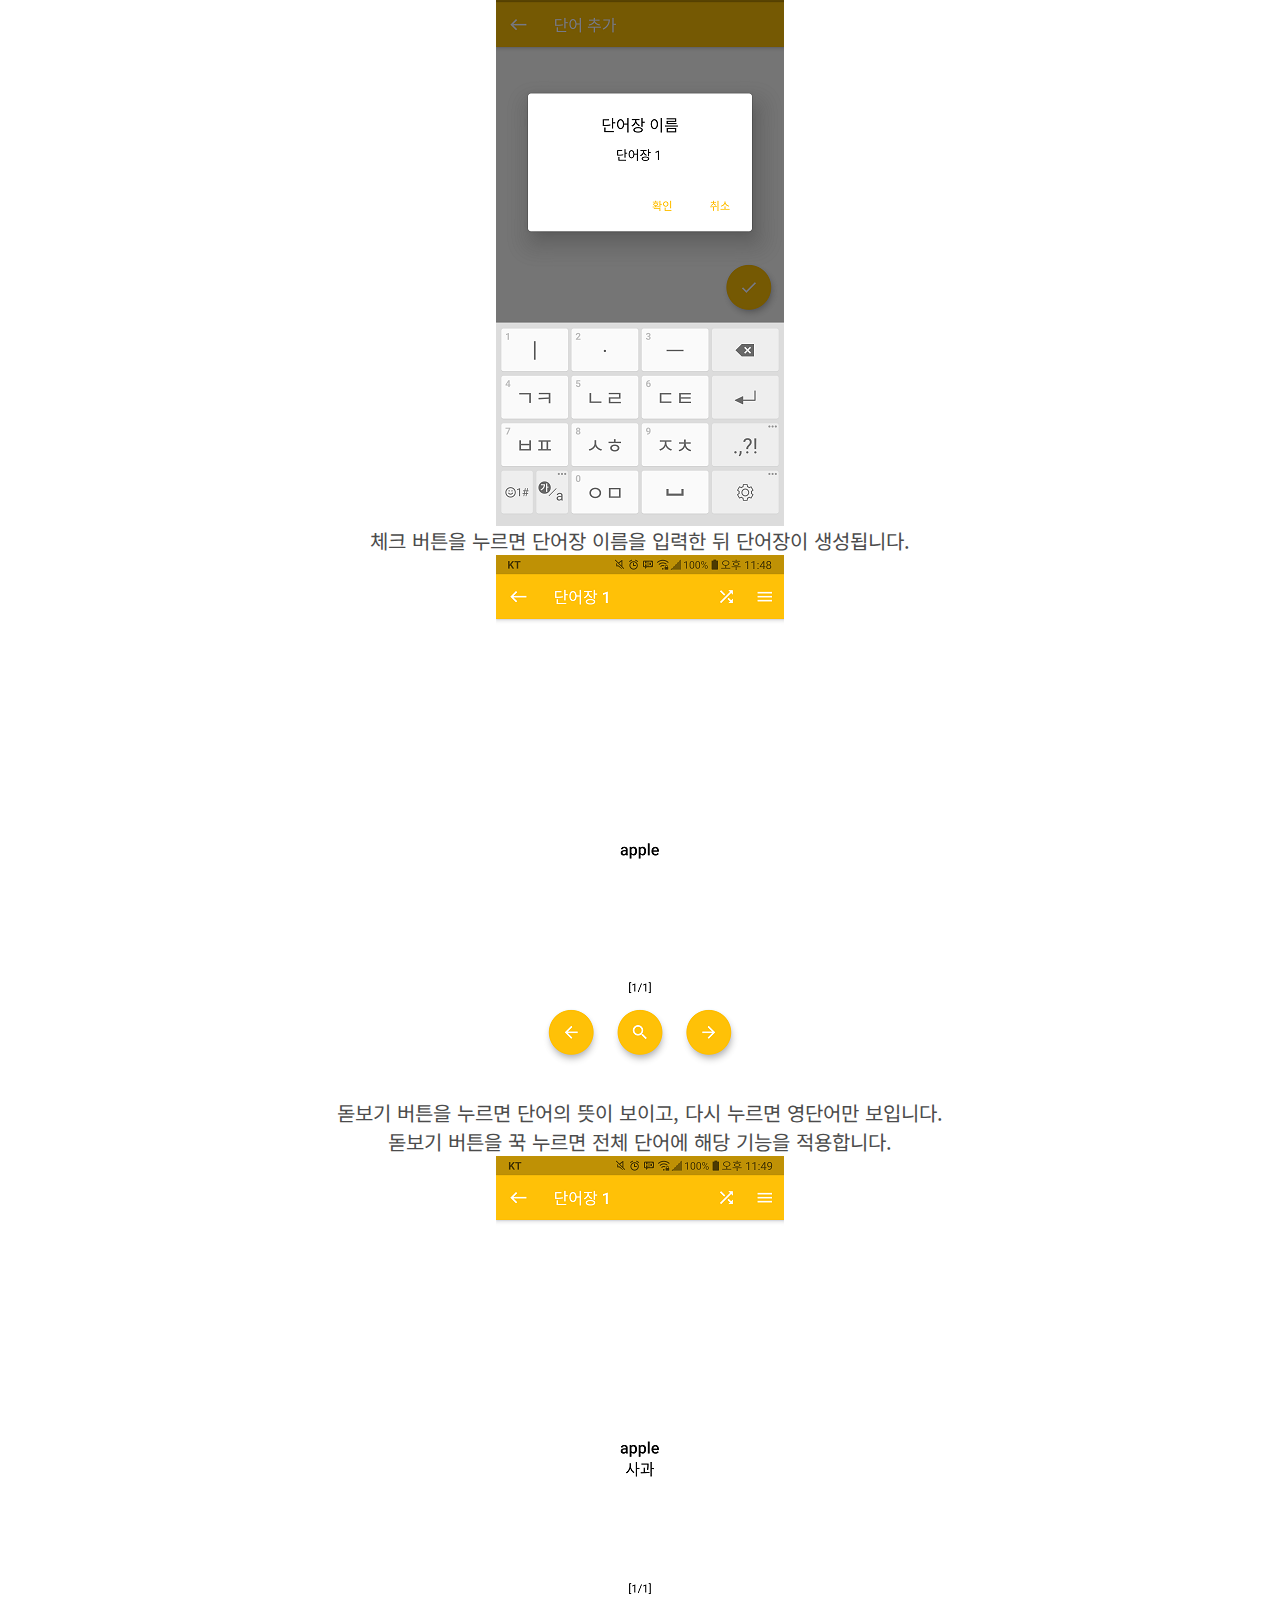
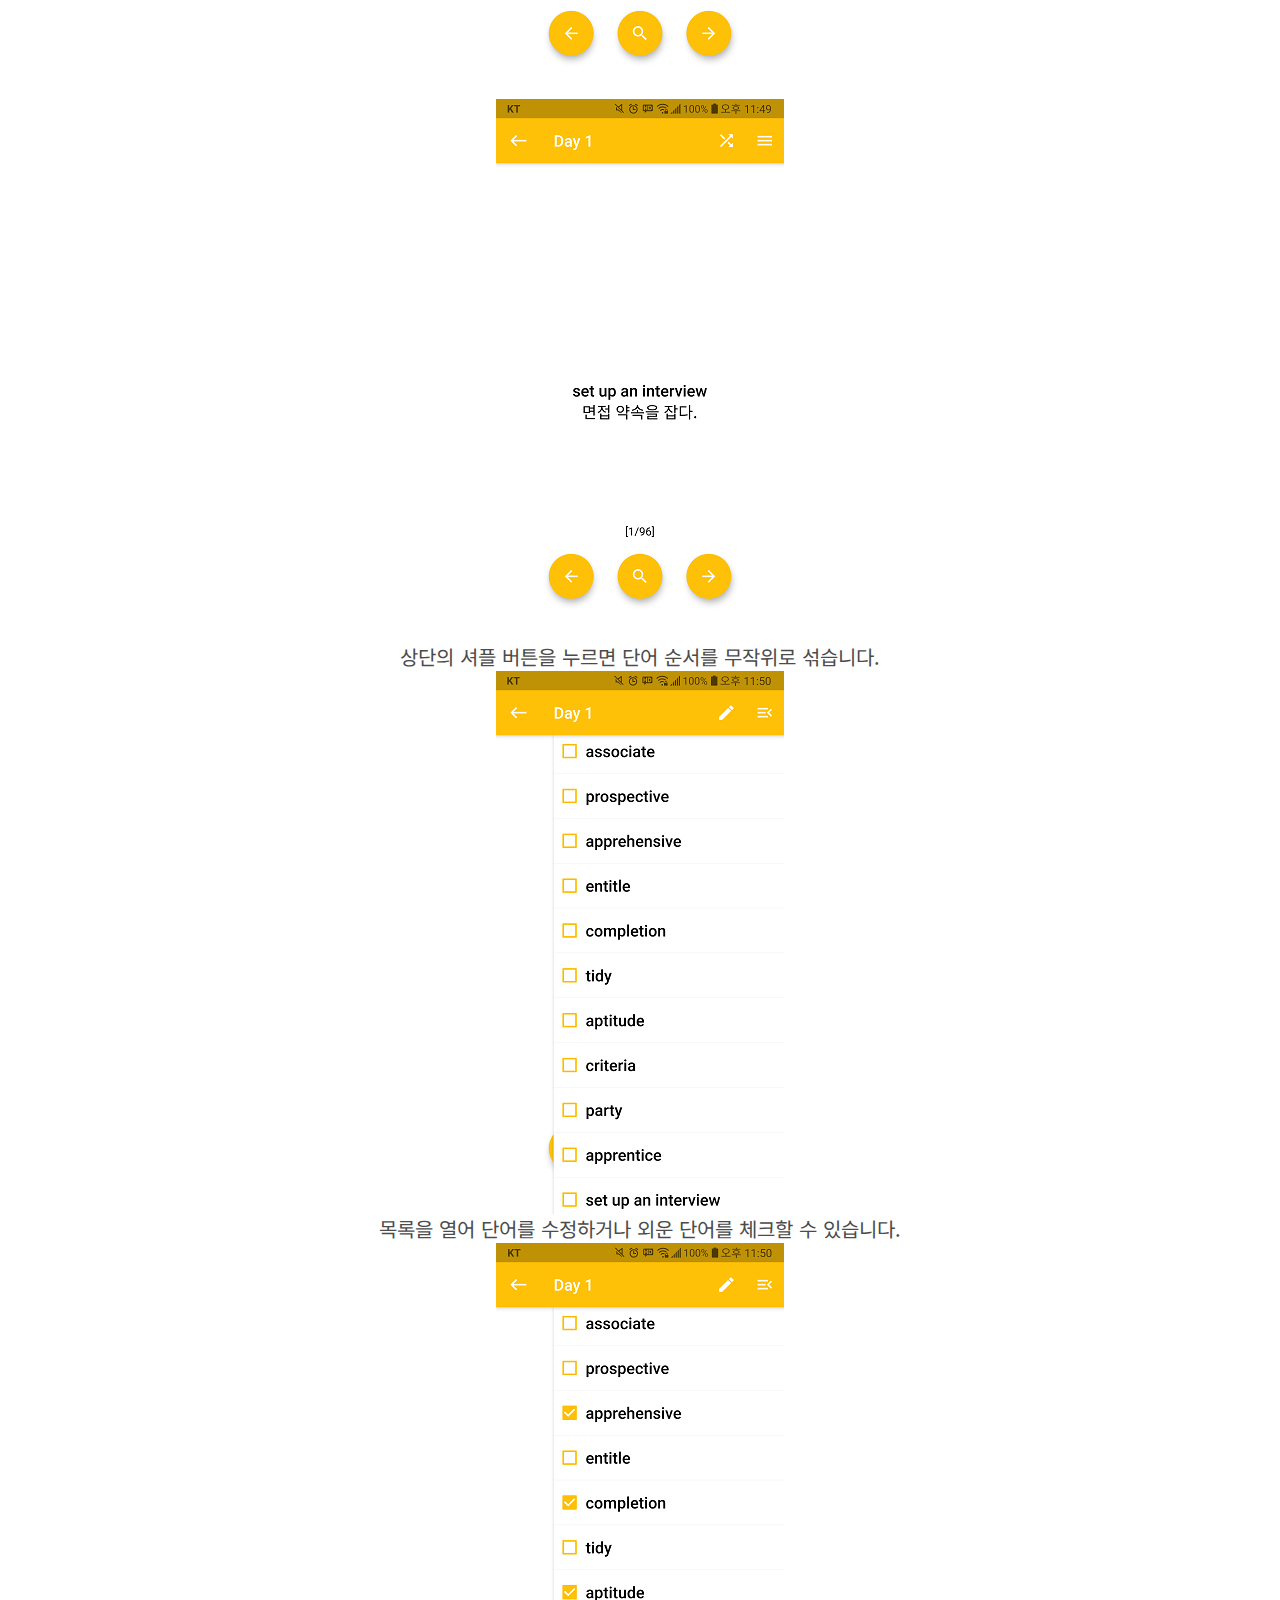
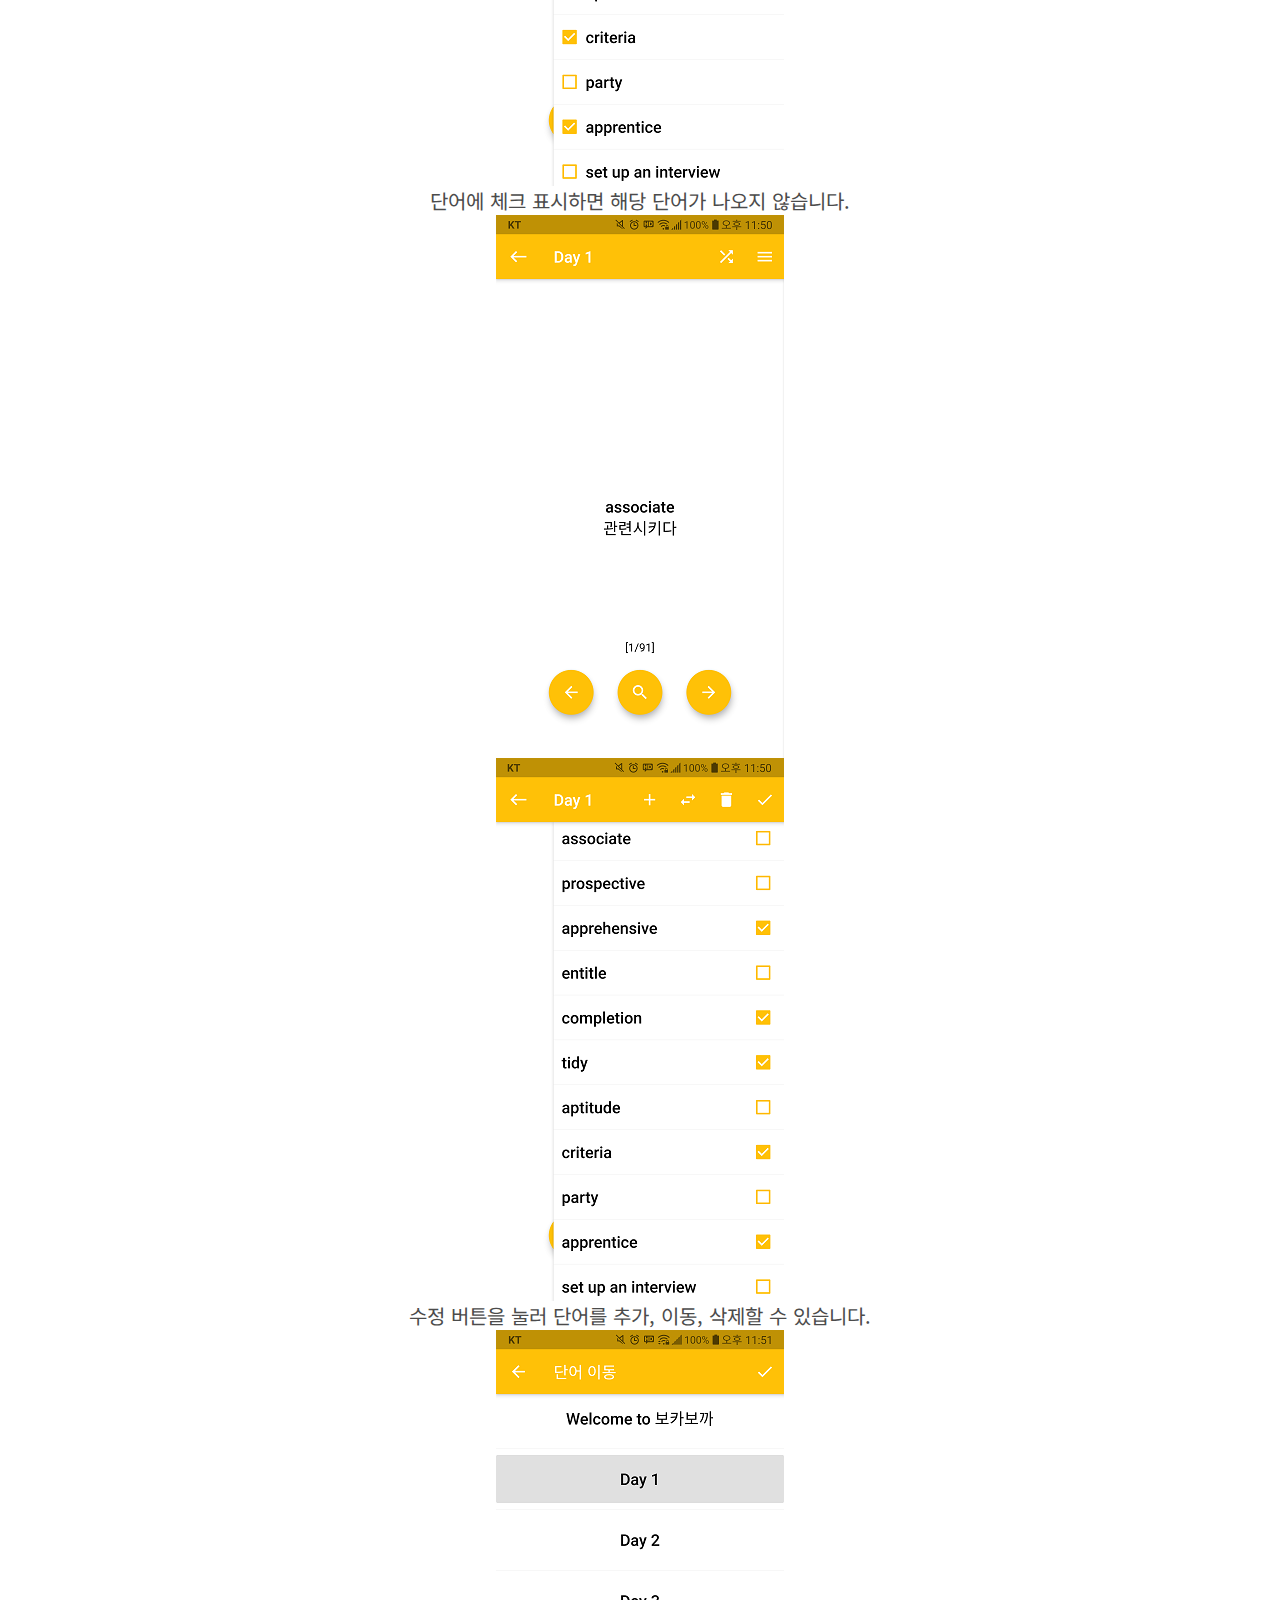
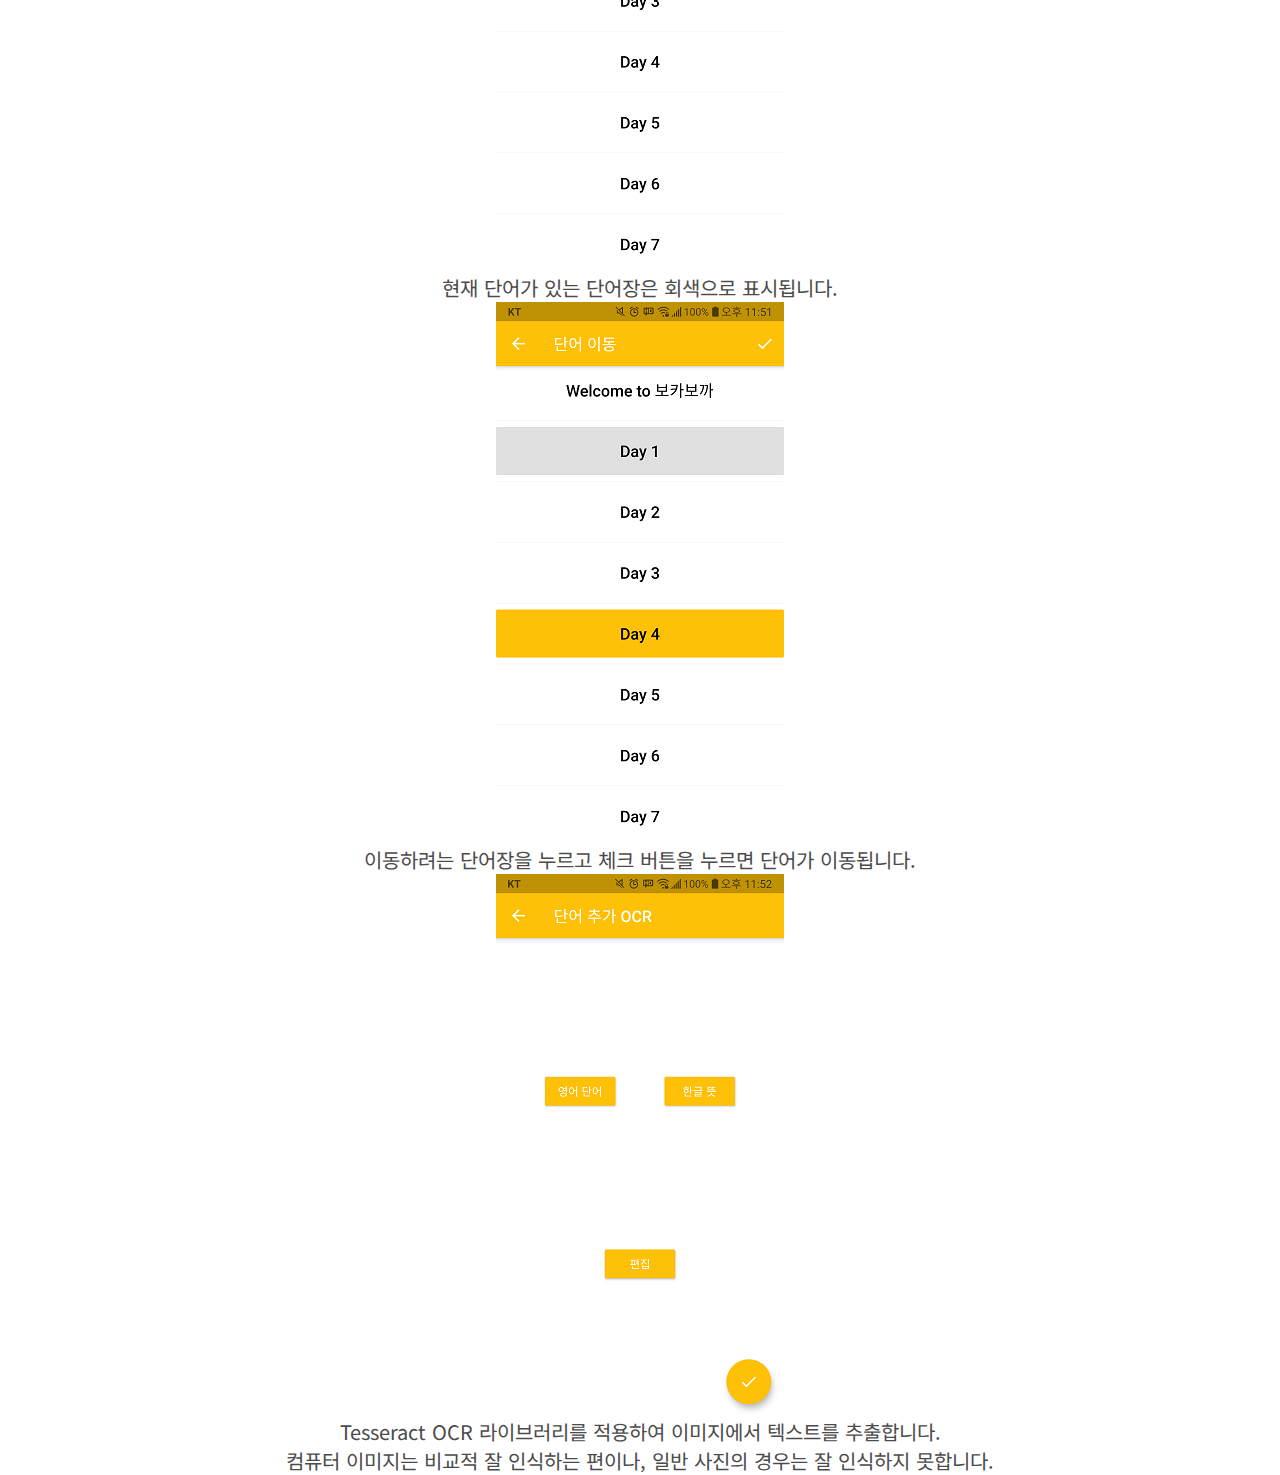
<file: project_vocavoca.html>
<!DOCTYPE html>
<html lang="ko">
<head>
  <meta charset="UTF-8">
  <meta http-equiv="X-UA-Compatible" content="IE=edge">
  <meta name="viewport" content="width=device-width, initial-scale=1.0">
  <link rel="stylesheet" href="index.css">
  <link rel="preconnect" href="https://fonts.googleapis.com">
  <link rel="preconnect" href="https://fonts.gstatic.com" crossorigin>
  <link href="https://fonts.googleapis.com/css2?family=Noto+Sans+KR:wght@100;300;400;500;700;900&display=swap" rel="stylesheet">
  <title>pen2402 Portfolio</title>
</head>
<body>
  <nav class="navbar">
    <ul class="navbar-logo">
      <img src="assets/profile.png" alt="Logo" class="navbar-profile">
      <p class="navbar-title">Portfolio</p>
    </ul>
    <ul class="navbar-menu-ul">
      <li><a href="index.html" class="navbar-menu-li">Home</a></li>
      <li><a href="project_vocavoca.html" class="navbar-menu-li navbar-menu-now">Project</a></li>
      <li><a href="contact.html" class="navbar-menu-li">Contact</a></li>
    </ul>
  </nav>
  
  <nav class="project-navbar">
    <ul class="navbar-menu-ul">
      <li><a href="project_vocavoca.html" class="navbar-menu-li navbar-menu-now">보카보까</a></li>
      <li><a href="project_machinelearning.html" class="navbar-menu-li">자동차 사고 예측</a></li>
      <li><a href="project_bigdata.html" class="navbar-menu-li">제조데이터 분석</a></li>
      <li><a href="project_deeplearning.html" class="navbar-menu-li">라면 분류기</a></li>
      <li><a href="project_digital.html" class="navbar-menu-li">음성신호 잡음 제거</a></li>
    </ul>
  </nav>
  
  <div class="project-text-body">
    <p class="project-text">보카보까 VOCAVOCA</p>
    <br>
    <p class="project-text">책으로 영단어를 보기가 불편하여 만들게 된 영단어 암기 앱입니다.</p>
    <p class="project-text">Flutter를 이용하여 만들었으며, 안드로이드 환경에서 동작합니다.</p>
    <p class="project-text">현재 <a href="https://play.google.com/store/apps/details?id=com.vocavoca.voca_app" target="_blank">구글플레이</a>에서 배포 중입니다.</p>
    <img src="assets/vocavoca/1.png" alt="image" class="image">
    <p class="project-text">앱 메인화면입니다. 처음 실행 시에는 목록이 비어 있습니다.</p>
    <p class="project-text">비어있는 상태에서 새로고침 버튼을 누르면 'Welcome to 보카보까' 기본 단어장이 생성됩니다.</p>
    <p class="project-text">'Welcome to 보카보까' 단어장에는 사전에 등록된 50단어가 나오도록 되어 있습니다.</p>
    <img src="assets/vocavoca/2.png" alt="image" class="image">
    <p class="project-text">메인화면에서 다크모드 설정이 가능합니다.</p>
    <img src="assets/vocavoca/3.png" alt="image" class="image">
    <p class="project-text">+ 버튼을 누르면 단어장을 생성할 수 있습니다.</p>
    <p class="project-text">사용자가 타이핑하여 입력하는 '직접 입력'과 이미지에서 단어를 추출하는 '사진 인식'이 있습니다.</p>
    <img src="assets/vocavoca/4.png" alt="image" class="image">
    <p class="project-text">홀수 줄은 영단어를 입력하고, 짝수 줄에는 한글을 입력합니다.</p>
    <img src="assets/vocavoca/5.png" alt="image" class="image">
    <img src="assets/vocavoca/6.png" alt="image" class="image">
    <p class="project-text">체크 버튼을 누르면 단어장 이름을 입력한 뒤 단어장이 생성됩니다.</p>
    <img src="assets/vocavoca/7.png" alt="image" class="image">
    <p class="project-text">돋보기 버튼을 누르면 단어의 뜻이 보이고, 다시 누르면 영단어만 보입니다.</p>
    <p class="project-text">돋보기 버튼을 꾹 누르면 전체 단어에 해당 기능을 적용합니다.</p>
    <img src="assets/vocavoca/8.png" alt="image" class="image">
    <img src="assets/vocavoca/11.png" alt="image" class="image">
    <p class="project-text">상단의 셔플 버튼을 누르면 단어 순서를 무작위로 섞습니다.</p>
    <img src="assets/vocavoca/12.png" alt="image" class="image">
    <p class="project-text">목록을 열어 단어를 수정하거나 외운 단어를 체크할 수 있습니다.</p>
    <img src="assets/vocavoca/13.png" alt="image" class="image">
    <p class="project-text">단어에 체크 표시하면 해당 단어가 나오지 않습니다.</p>
    <img src="assets/vocavoca/14.png" alt="image" class="image">
    <img src="assets/vocavoca/15.png" alt="image" class="image">
    <p class="project-text">수정 버튼을 눌러 단어를 추가, 이동, 삭제할 수 있습니다.</p>
    <img src="assets/vocavoca/16.png" alt="image" class="image">
    <p class="project-text">현재 단어가 있는 단어장은 회색으로 표시됩니다.</p>
    <img src="assets/vocavoca/17.png" alt="image" class="image">
    <p class="project-text">이동하려는 단어장을 누르고 체크 버튼을 누르면 단어가 이동됩니다.</p>
    <img src="assets/vocavoca/18.png" alt="image" class="image">
    <p class="project-text">Tesseract OCR 라이브러리를 적용하여 이미지에서 텍스트를 추출합니다.</p>
    <p class="project-text">컴퓨터 이미지는 비교적 잘 인식하는 편이나, 일반 사진의 경우는 잘 인식하지 못합니다.</p>
  </div>
</body>
</html>
</file>
<file: index.css>
body {
  font-family: 'Noto Sans KR', sans-serif;
  color: #4B4B4B;
  margin: 0;
}

.navbar {
  position: fixed;
  display: flex;
  width: 100%;
  flex-direction: row;
  justify-content: space-between;
  margin: 0;
  height: 60px;
  padding: 0;
  align-items: center;
  background-color: #FFFFFF;
  box-shadow: 0px 3px 6px rgba(0, 0, 0, 0.1);
}

.navbar-logo {
  display: flex;
  flex-direction: row;
  align-items: center;
  margin: 0;
  padding: 0;
}

.navbar-profile {
  width: 40px;
  margin: 0 16px;
  border-radius: 50%;
  filter: drop-shadow(0px 3px 3px rgba(0, 0, 0, 0.1));
}

.navbar-title {
  color: #4b4b4b;
  font-weight: bold;
  font-size: 20px;
}

.navbar-menu-ul {
  list-style: none;
  display: flex;
  flex-direction: row;
  margin: 0;
  padding: 0;
}

.navbar-menu-li {
  text-decoration: none;
  color: #b4b4b4;
  font-weight: bold;
  margin: 0 10px;
}

.navbar-menu-now {
  color: #4b4b4b;
}

.index-text-img {
  position: fixed;
  margin: 190px 0 0 150px;
  width: 240px;
  border-radius: 50%;
  filter: drop-shadow(6px 6px 6px rgba(0, 0, 0, 0.1));
}

.index-text-body {
  background-color: #F0F0F0;
  margin: 200px 0 0 0;
  padding: 10px;
  height: 200px;
  align-self: center;
  display: flex;
  flex-direction: column;
  justify-content: center;
}

.index-text {
  display: inline;
  line-height: 36px;
  font-size: 20px;
  margin: 0 0 0 420px;
}

.project-navbar {
  position: fixed;
  display: flex;
  width: 100%;
  flex-direction: row;
  justify-content: space-between;
  margin: 60px 0 0 0;
  height: 50px;
  padding: 0 10px;
  align-items: center;
  background-color: #F5F5F5;
  box-shadow: 0px 3px 6px rgba(0, 0, 0, 0.1);
}

.project-text-body {
  display: inline;
  font-size: 20px;
  margin: 0;
  padding: 120px 0 0 0;
  display: flex;
  flex-direction: column;
  justify-content: center;
  align-items: center;
}

.project-text {
  font-size: 20px;
  margin: 0 0 0 0;
  align-self: center;
  margin: 0;
}

.container {
  align-items: center;
  margin: 0;
  padding: 160px 0 0 0;
}

.icon {
  width: 60px;
  display: inline;
}

.contact {
  display: flex;
  flex-direction: row;
  justify-content: center;
  align-items: center;
  margin: 60px 100px;
}

.contact-text {
  display: inline;
  font-size: 20px;
  width: 280px;
  margin: 0 20px;
}

.contact-body {
  display: flex;
  align-items: center;
  text-decoration: none;
  color: #4B4B4B;
}

.image {
}
</file>
